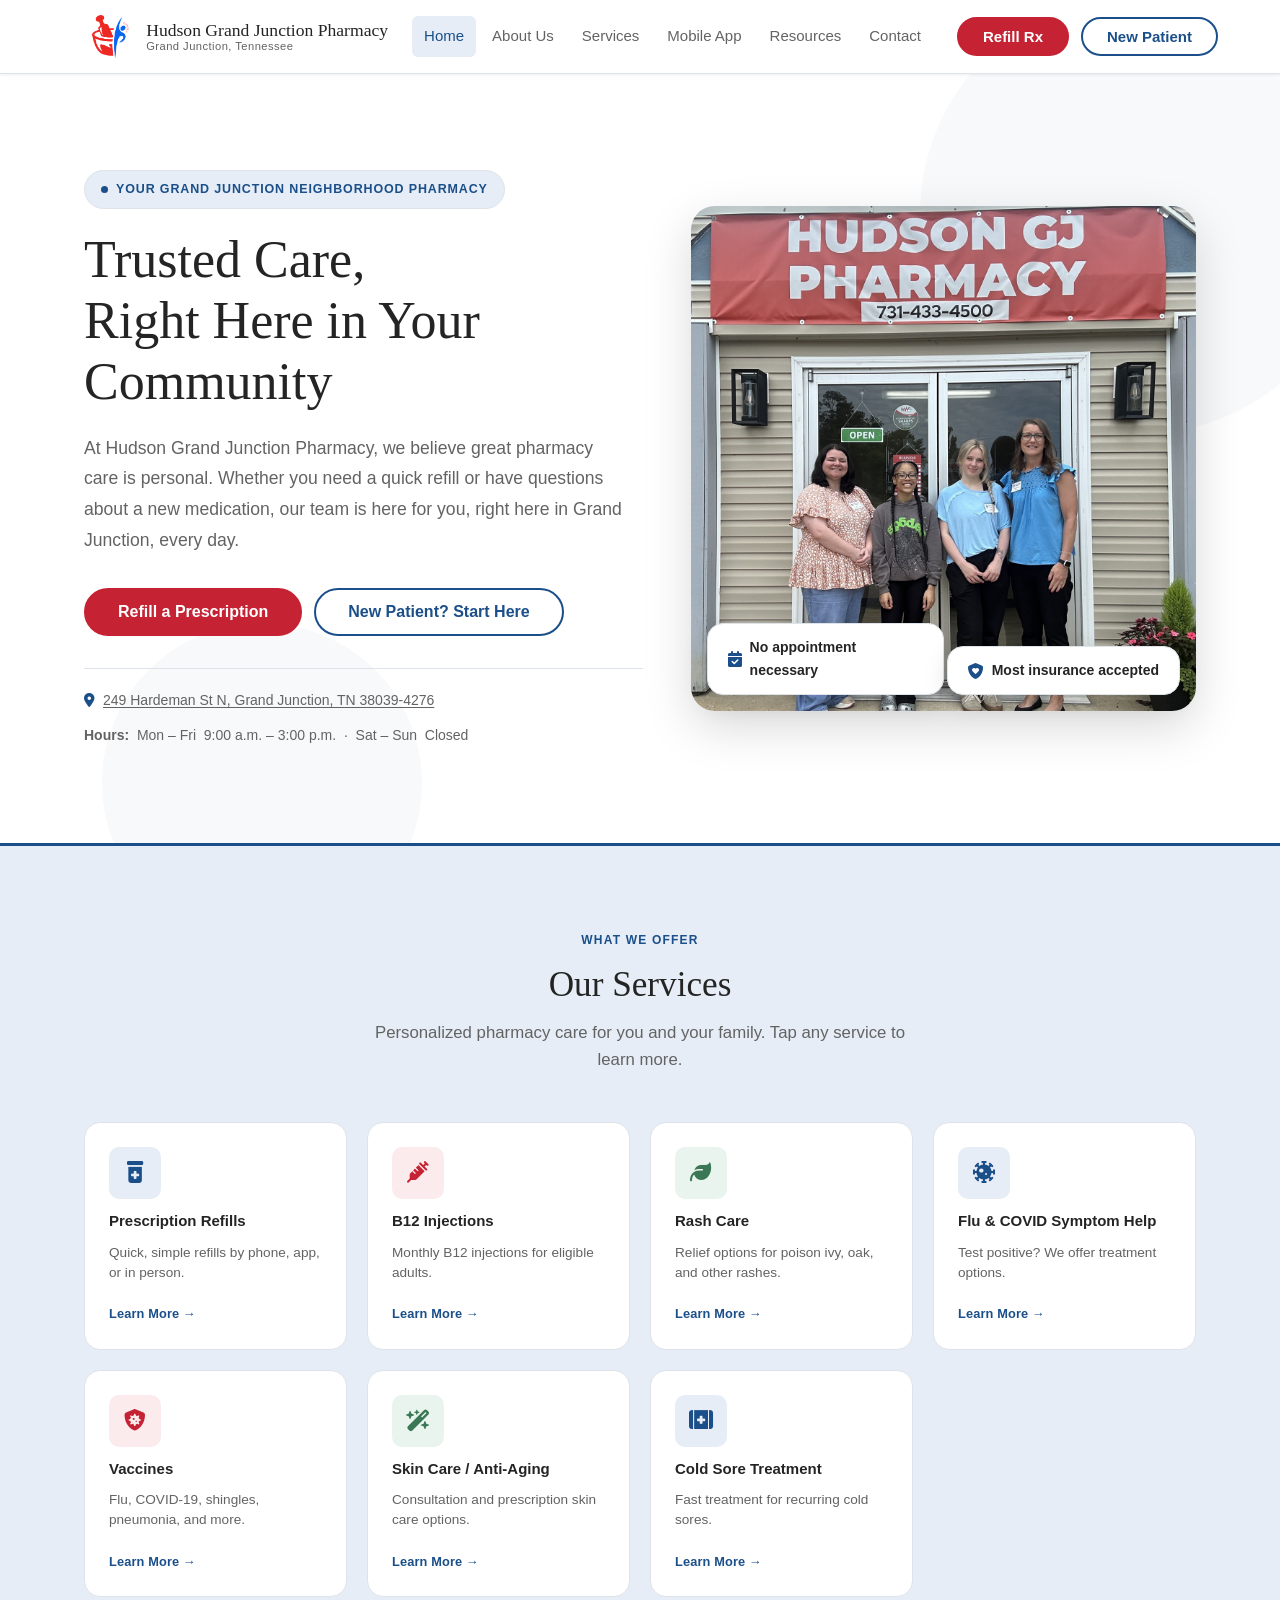
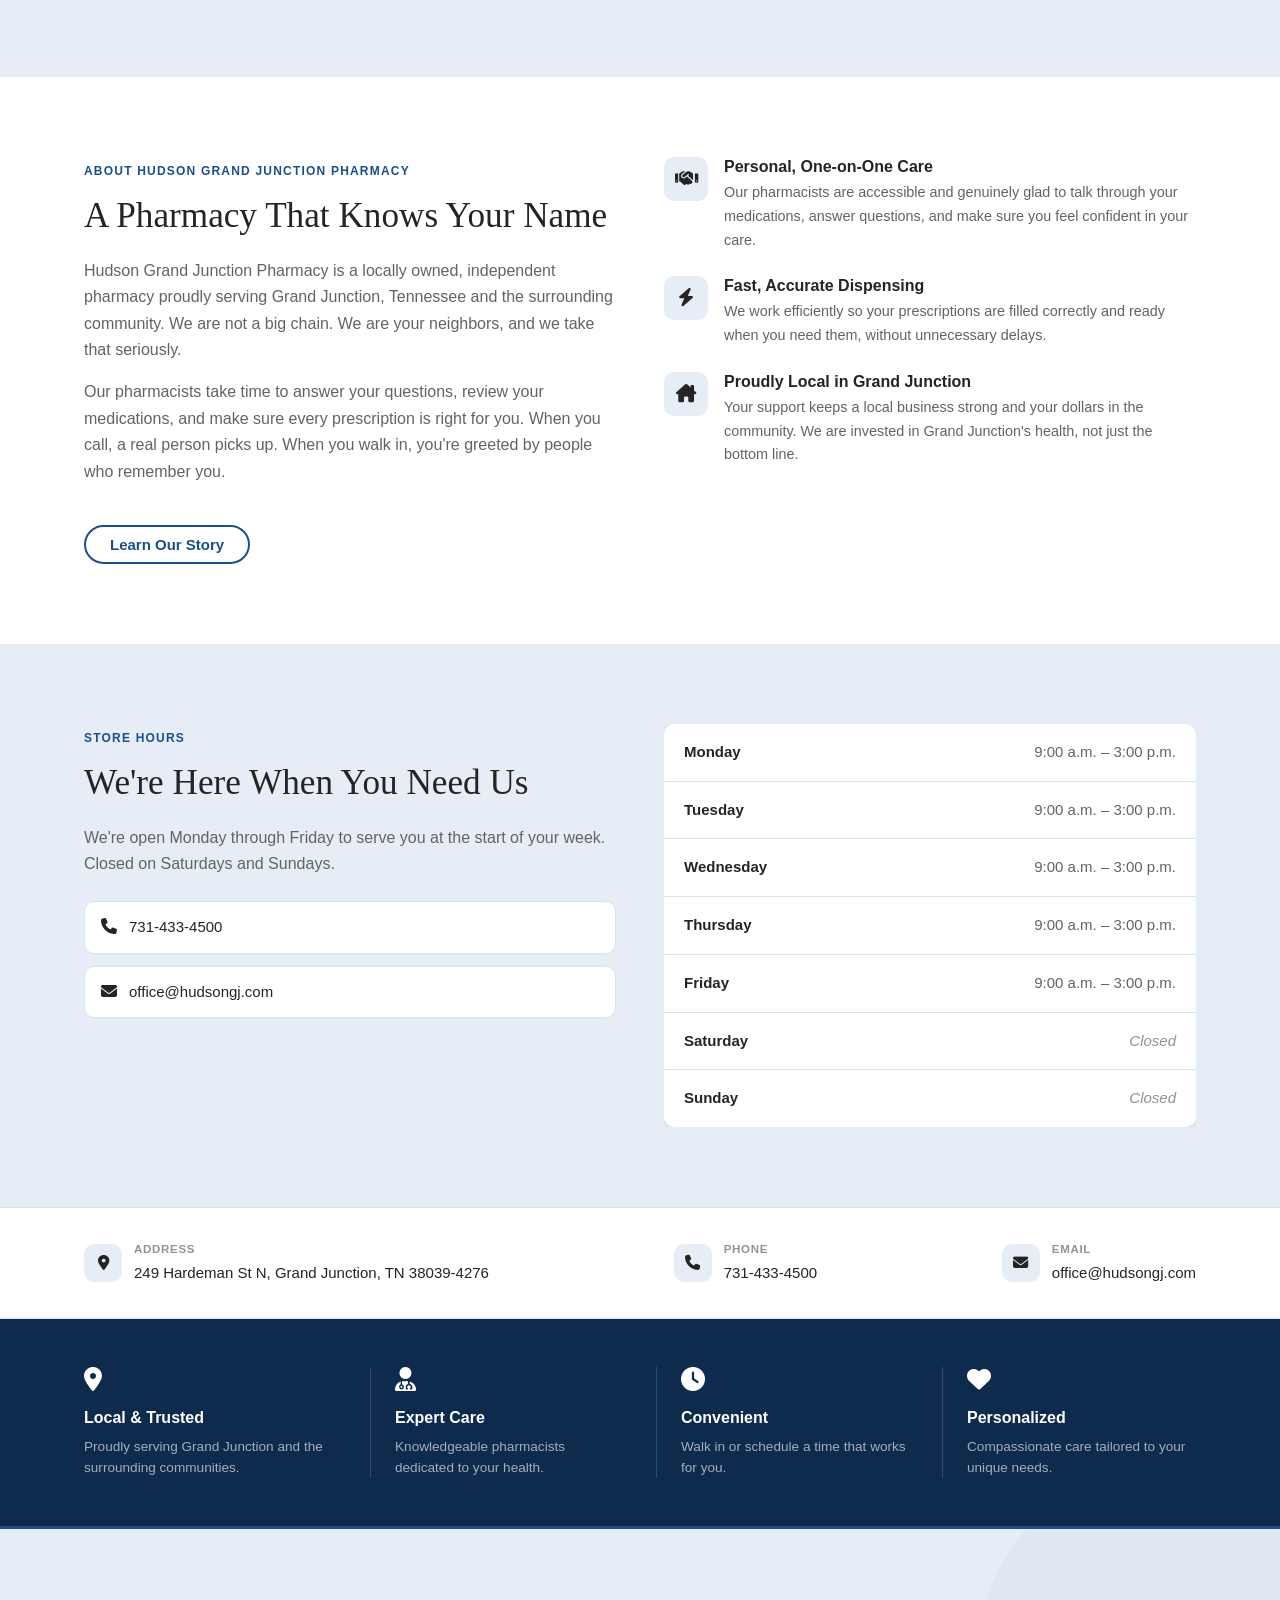
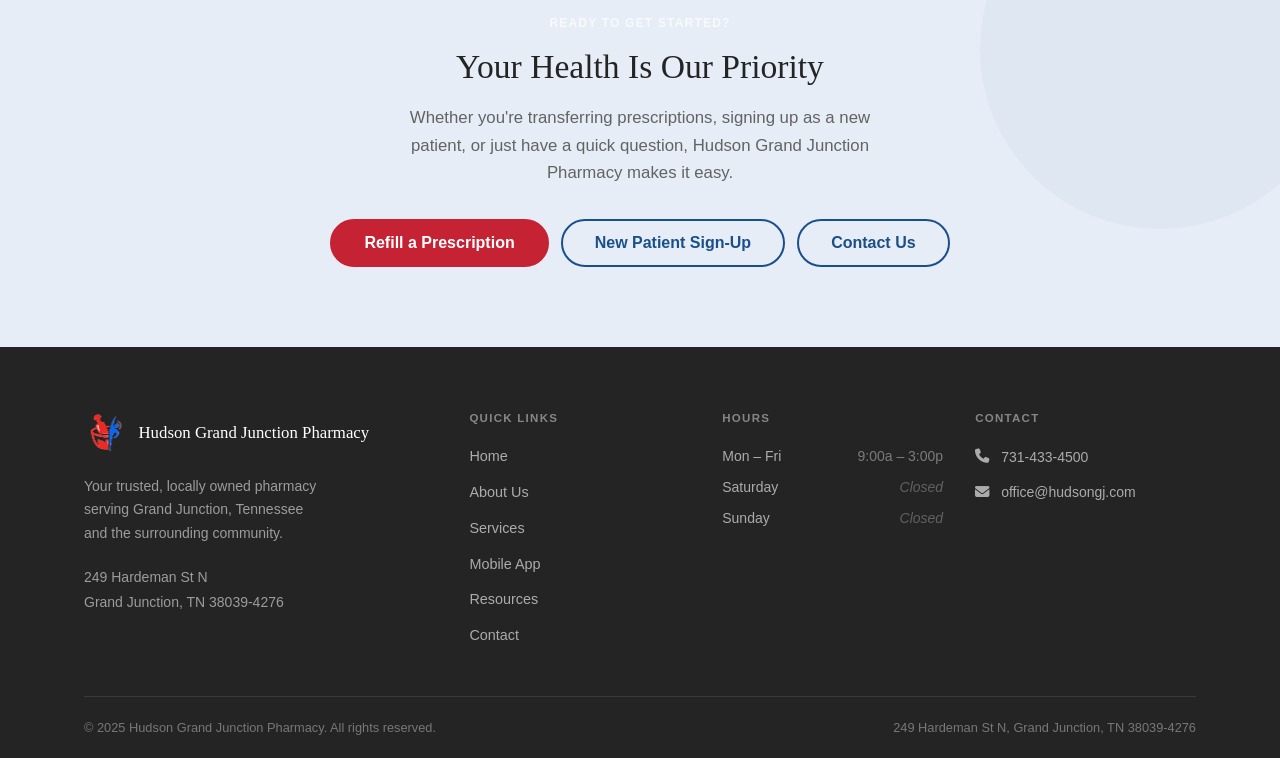
<file: index.html>
<!DOCTYPE html>
<html lang="en">
<head>
  <meta charset="UTF-8" />
  <meta name="viewport" content="width=device-width, initial-scale=1.0" />
  <meta name="description" content="Hudson Grand Junction Pharmacy is your trusted, locally owned pharmacy in Grand Junction, Tennessee. Prescription refills, medication counseling, immunizations, and more, from a team that knows you by name." />
  <title>Hudson Grand Junction Pharmacy | Grand Junction, TN</title>
  <link rel="stylesheet" href="styles.css" />
  <link rel="stylesheet" href="https://cdnjs.cloudflare.com/ajax/libs/font-awesome/6.5.1/css/all.min.css" />
</head>
<body>

  <!-- ============================================================
       ANNOUNCEMENT BAR (DISABLED 2026-09-23: TennCare Diaper Benefit
       program not yet enrolled. Delete this comment wrapper, and the
       matching END marker below, to re-enable once signed up.
  <div class="announcement-bar">
    <a href="resources.html#tenncare-diaper-benefit" class="announcement-bar-inner container">
      <i class="fa-solid fa-baby" aria-hidden="true"></i>
      <span><strong>New:</strong> TennCare Diaper Benefit now available in-store. Learn more</span>
      <i class="fa-solid fa-arrow-right" aria-hidden="true"></i>
    </a>
  </div>
  END ANNOUNCEMENT BAR -->


  <!-- ============================================================
       SITE HEADER - repeated on every page
       ============================================================ -->
  <header class="site-header">
    <div class="container header-inner">

      <a href="index.html" class="logo" aria-label="Hudson Grand Junction Pharmacy Home">
        <img src="assets/pharmacy-logo.png" alt="" class="logo-mark" />
        <div class="logo-text">
          <span class="logo-name">Hudson Grand Junction Pharmacy</span>
          <span class="logo-tagline">Grand Junction, Tennessee</span>
        </div>
      </a>

      <nav class="main-nav" id="main-nav" aria-label="Main navigation">
        <ul class="nav-list">
          <li><a href="index.html">Home</a></li>
          <li><a href="about.html">About Us</a></li>
          <li><a href="services.html">Services</a></li>
          <li><a href="mobile-app.html">Mobile App</a></li>
          <li><a href="resources.html">Resources</a></li>
          <li><a href="contact.html">Contact</a></li>
        </ul>
        <!-- These buttons are visible only in the mobile nav panel -->
        <div class="nav-mobile-actions">
          <a href="https://hudsongrandjunction.rx365.com/medications" class="btn btn-accent btn-lg" target="_blank" rel="noopener">Refill a Prescription</a>
          <a href="contact.html#new-patient-request" class="btn btn-outline btn-lg">New Patient Sign-Up</a>
        </div>
      </nav>

      <!-- Desktop action buttons -->
      <div class="header-actions">
        <a href="https://hudsongrandjunction.rx365.com/medications" class="btn btn-accent" target="_blank" rel="noopener">Refill Rx</a>
        <a href="contact.html#new-patient-request" class="btn btn-outline">New Patient</a>
      </div>

      <button
        class="mobile-menu-toggle"
        id="mobile-menu-toggle"
        aria-controls="main-nav"
        aria-expanded="false"
        aria-label="Toggle navigation menu"
      >
        <span></span>
        <span></span>
        <span></span>
      </button>

    </div>
  </header>
  <!-- ============================================================
       END SITE HEADER
       ============================================================ -->


  <main>

    <!-- ────────────────────────────────────────────────────────
         HERO
         ──────────────────────────────────────────────────────── -->
    <section class="hero" aria-labelledby="hero-heading">
      <div class="container">
        <div class="hero-grid">

          <div class="hero-content">

            <div class="hero-badge" aria-hidden="true">
              <span class="hero-badge-dot"></span>
              Your Grand Junction Neighborhood Pharmacy
            </div>

            <h1 id="hero-heading">
              Trusted Care,<br>
              Right Here in Your Community
            </h1>

            <p class="hero-sub">
              At Hudson Grand Junction Pharmacy, we believe great pharmacy care is personal.
              Whether you need a quick refill or have questions about a new
              medication, our team is here for you, right here in Grand Junction,
              every day.
            </p>

            <div class="hero-actions">
              <a href="https://hudsongrandjunction.rx365.com/medications" class="btn btn-accent btn-lg" target="_blank" rel="noopener">Refill a Prescription</a>
              <a href="contact.html#new-patient-request" class="btn btn-outline btn-lg">New Patient? Start Here</a>
            </div>

            <div class="hero-note">
              <p class="hero-note-address">
                <i class="fa-solid fa-location-dot" aria-hidden="true"></i>
                <a href="https://www.google.com/maps/search/?api=1&query=249+Hardeman+St+N%2C+Grand+Junction%2C+TN+38039" target="_blank" rel="noopener">
                  249 Hardeman St N, Grand Junction, TN 38039-4276
                </a>
              </p>
              <p class="hero-note-hours">
                <strong>Hours:</strong>&nbsp;
                Mon – Fri &nbsp;9:00 a.m. – 3:00 p.m.
                &nbsp;·&nbsp;
                Sat – Sun &nbsp;Closed
              </p>
            </div>

          </div>

          <div class="hero-media">
            <img
              src="assets/img/storefront-hero.jpg"
              alt="The Hudson Grand Junction Pharmacy team in front of the store"
              class="hero-photo"
              width="1400" height="1400"
            />
            <div class="hero-chip hero-chip--1">
              <i class="fa-solid fa-calendar-check" aria-hidden="true"></i>
              No appointment necessary
            </div>
            <div class="hero-chip hero-chip--2">
              <i class="fa-solid fa-shield-heart" aria-hidden="true"></i>
              Most insurance accepted
            </div>
          </div>

        </div>
      </div>
    </section>
    <!-- END HERO -->


    <!-- ────────────────────────────────────────────────────────
         TENNCARE DIAPER BENEFIT CALLOUT (DISABLED 2026-09-23: not yet
         enrolled. Delete this comment wrapper, and the matching END
         marker below, to re-enable once signed up.
    <section class="benefit-callout" aria-labelledby="benefit-callout-heading">
      <div class="container benefit-callout-inner">

        <div class="benefit-callout-icon" aria-hidden="true"><i class="fa-solid fa-baby"></i></div>

        <div class="benefit-callout-body">
          <span class="section-label section-label--green">New TennCare Benefit</span>
          <h2 id="benefit-callout-heading">Get Diapers Here with Your TennCare Card</h2>
          <p>
            If your child is enrolled in TennCare or CoverKids and under age two, they may
            qualify for up to 100 free diapers a month, picked up right at our pharmacy
            counter. No prescription needed, just bring your child's TennCare card
            (or your own if theirs hasn't arrived yet).
          </p>
          <div class="benefit-callout-actions">
            <a
              href="https://www.tn.gov/tenncare/members-applicants/benefits-services/diapers.html"
              class="btn btn-green"
              target="_blank"
              rel="noopener"
            >
              TennCare Benefit Services
            </a>
            <a href="resources.html#tenncare-diaper-benefit" class="btn btn-outline">
              See Full Details
            </a>
          </div>
          <p class="benefit-callout-note">
            Questions? Call OptumRx at <a href="tel:8888161680">888-816-1680</a>.
          </p>
        </div>

      </div>
    </section>
    END TENNCARE DIAPER BENEFIT CALLOUT -->


    <!-- ────────────────────────────────────────────────────────
         OUR SERVICES GRID
         ──────────────────────────────────────────────────────── -->
    <section class="section section--alt" aria-labelledby="services-grid-heading">
      <div class="container">
        <div class="section-header section-header--center">
          <span class="section-label">What We Offer</span>
          <h2 id="services-grid-heading">Our Services</h2>
          <p>Personalized pharmacy care for you and your family. Tap any service to learn more.</p>
        </div>

        <div class="service-grid">

          <a href="services.html#svc-refills" class="service-square">
            <div class="service-square-icon" aria-hidden="true"><i class="fa-solid fa-prescription-bottle-medical"></i></div>
            <h3>Prescription Refills</h3>
            <p>Quick, simple refills by phone, app, or in person.</p>
            <span class="service-square-link" aria-hidden="true">Learn More →</span>
          </a>

          <a href="services.html#svc-b12" class="service-square">
            <div class="service-square-icon service-square-icon--accent" aria-hidden="true"><i class="fa-solid fa-syringe"></i></div>
            <h3>B12 Injections</h3>
            <p>Monthly B12 injections for eligible adults.</p>
            <span class="service-square-link" aria-hidden="true">Learn More →</span>
          </a>

          <a href="services.html#svc-rash" class="service-square">
            <div class="service-square-icon service-square-icon--green" aria-hidden="true"><i class="fa-solid fa-leaf"></i></div>
            <h3>Rash Care</h3>
            <p>Relief options for poison ivy, oak, and other rashes.</p>
            <span class="service-square-link" aria-hidden="true">Learn More →</span>
          </a>

          <a href="services.html#svc-flu-covid" class="service-square">
            <div class="service-square-icon" aria-hidden="true"><i class="fa-solid fa-virus-covid"></i></div>
            <h3>Flu &amp; COVID Symptom Help</h3>
            <p>Test positive? We offer treatment options.</p>
            <span class="service-square-link" aria-hidden="true">Learn More →</span>
          </a>

          <a href="services.html#svc-vaccines" class="service-square">
            <div class="service-square-icon service-square-icon--accent" aria-hidden="true"><i class="fa-solid fa-shield-virus"></i></div>
            <h3>Vaccines</h3>
            <p>Flu, COVID-19, shingles, pneumonia, and more.</p>
            <span class="service-square-link" aria-hidden="true">Learn More →</span>
          </a>

          <a href="services.html#svc-skin" class="service-square">
            <div class="service-square-icon service-square-icon--green" aria-hidden="true"><i class="fa-solid fa-wand-magic-sparkles"></i></div>
            <h3>Skin Care / Anti-Aging</h3>
            <p>Consultation and prescription skin care options.</p>
            <span class="service-square-link" aria-hidden="true">Learn More →</span>
          </a>

          <a href="services.html#svc-cold-sore" class="service-square">
            <div class="service-square-icon" aria-hidden="true"><i class="fa-solid fa-kit-medical"></i></div>
            <h3>Cold Sore Treatment</h3>
            <p>Fast treatment for recurring cold sores.</p>
            <span class="service-square-link" aria-hidden="true">Learn More →</span>
          </a>

        </div>
      </div>
    </section>
    <!-- END OUR SERVICES GRID -->


    <!-- ────────────────────────────────────────────────────────
         WELCOME / TRUST SECTION
         ──────────────────────────────────────────────────────── -->
    <section class="section section--white" aria-labelledby="welcome-heading">
      <div class="container">
        <div class="welcome-grid">

          <div class="welcome-text">
            <span class="section-label">About Hudson Grand Junction Pharmacy</span>
            <h2 id="welcome-heading">A Pharmacy That Knows Your Name</h2>
            <p>
              Hudson Grand Junction Pharmacy is a locally owned, independent pharmacy proudly serving
              Grand Junction, Tennessee and the surrounding community. We are not a big chain.
              We are your neighbors, and we take that seriously.
            </p>
            <p>
              Our pharmacists take time to answer your questions, review your medications,
              and make sure every prescription is right for you. When you call, a real person
              picks up. When you walk in, you're greeted by people who remember you.
            </p>
            <a href="about.html" class="btn btn-outline mt-6">Learn Our Story</a>
          </div>

          <div class="trust-points">

            <div class="trust-point">
              <div class="trust-point-icon" aria-hidden="true"><i class="fa-solid fa-handshake"></i></div>
              <div class="trust-point-body">
                <h4>Personal, One-on-One Care</h4>
                <p>Our pharmacists are accessible and genuinely glad to talk through your medications, answer questions, and make sure you feel confident in your care.</p>
              </div>
            </div>

            <div class="trust-point">
              <div class="trust-point-icon" aria-hidden="true"><i class="fa-solid fa-bolt"></i></div>
              <div class="trust-point-body">
                <h4>Fast, Accurate Dispensing</h4>
                <p>We work efficiently so your prescriptions are filled correctly and ready when you need them, without unnecessary delays.</p>
              </div>
            </div>

            <div class="trust-point">
              <div class="trust-point-icon" aria-hidden="true"><i class="fa-solid fa-house-chimney"></i></div>
              <div class="trust-point-body">
                <h4>Proudly Local in Grand Junction</h4>
                <p>Your support keeps a local business strong and your dollars in the community. We are invested in Grand Junction's health, not just the bottom line.</p>
              </div>
            </div>

          </div>

        </div>
      </div>
    </section>
    <!-- END WELCOME / TRUST SECTION -->


    <!-- ────────────────────────────────────────────────────────
         HOURS SECTION
         ──────────────────────────────────────────────────────── -->
    <section class="section section--alt" aria-labelledby="hours-heading">
      <div class="container">
        <div class="hours-grid">

          <div class="hours-info">
            <span class="section-label">Store Hours</span>
            <h2 id="hours-heading">We're Here When You Need Us</h2>
            <p>
              We're open Monday through Friday to serve you at the start of your week.
              Closed on Saturdays and Sundays.
            </p>
            <div class="hours-contact-links">
              <a href="tel:7314334500" class="hours-contact-link">
                <span aria-hidden="true"><i class="fa-solid fa-phone"></i></span>
                731-433-4500
              </a>
              <a href="mailto:office@hudsongj.com" class="hours-contact-link">
                <span aria-hidden="true"><i class="fa-solid fa-envelope"></i></span>
                office@hudsongj.com
              </a>
            </div>
          </div>

          <div class="hours-table-wrap">
            <table class="hours-table" aria-label="Pharmacy hours of operation">
              <tbody>
                <tr>
                  <td>Monday</td>
                  <td>9:00 a.m. – 3:00 p.m.</td>
                </tr>
                <tr>
                  <td>Tuesday</td>
                  <td>9:00 a.m. – 3:00 p.m.</td>
                </tr>
                <tr>
                  <td>Wednesday</td>
                  <td>9:00 a.m. – 3:00 p.m.</td>
                </tr>
                <tr>
                  <td>Thursday</td>
                  <td>9:00 a.m. – 3:00 p.m.</td>
                </tr>
                <tr>
                  <td>Friday</td>
                  <td>9:00 a.m. – 3:00 p.m.</td>
                </tr>
                <tr>
                  <td>Saturday</td>
                  <td class="hours-closed">Closed</td>
                </tr>
                <tr>
                  <td>Sunday</td>
                  <td class="hours-closed">Closed</td>
                </tr>
              </tbody>
            </table>
          </div>

        </div>
      </div>
    </section>
    <!-- END HOURS SECTION -->


    <!-- ────────────────────────────────────────────────────────
         CONTACT STRIP
         ──────────────────────────────────────────────────────── -->
    <div class="contact-strip" aria-label="Contact information summary">
      <div class="container">
        <div class="contact-strip-inner">

          <div class="contact-strip-item">
            <div class="contact-strip-icon" aria-hidden="true"><i class="fa-solid fa-location-dot"></i></div>
            <div>
              <strong>Address</strong>
              <span>249 Hardeman St N, Grand Junction, TN 38039-4276</span>
            </div>
          </div>

          <div class="contact-strip-item">
            <div class="contact-strip-icon" aria-hidden="true"><i class="fa-solid fa-phone"></i></div>
            <div>
              <strong>Phone</strong>
              <a href="tel:7314334500">731-433-4500</a>
            </div>
          </div>

          <div class="contact-strip-item">
            <div class="contact-strip-icon" aria-hidden="true"><i class="fa-solid fa-envelope"></i></div>
            <div>
              <strong>Email</strong>
              <a href="mailto:office@hudsongj.com">office@hudsongj.com</a>
            </div>
          </div>

        </div>
      </div>
    </div>
    <!-- END CONTACT STRIP -->


    <!-- ────────────────────────────────────────────────────────
         FEATURE STRIP
         ──────────────────────────────────────────────────────── -->
    <section class="feature-strip" aria-label="Why choose Hudson Grand Junction Pharmacy">
      <div class="container">
        <div class="feature-strip-grid">

          <div class="feature-strip-item">
            <div class="feature-strip-icon" aria-hidden="true"><i class="fa-solid fa-location-dot"></i></div>
            <h4>Local &amp; Trusted</h4>
            <p>Proudly serving Grand Junction and the surrounding communities.</p>
          </div>

          <div class="feature-strip-item">
            <div class="feature-strip-icon" aria-hidden="true"><i class="fa-solid fa-user-doctor"></i></div>
            <h4>Expert Care</h4>
            <p>Knowledgeable pharmacists dedicated to your health.</p>
          </div>

          <div class="feature-strip-item">
            <div class="feature-strip-icon" aria-hidden="true"><i class="fa-solid fa-clock"></i></div>
            <h4>Convenient</h4>
            <p>Walk in or schedule a time that works for you.</p>
          </div>

          <div class="feature-strip-item">
            <div class="feature-strip-icon" aria-hidden="true"><i class="fa-solid fa-heart"></i></div>
            <h4>Personalized</h4>
            <p>Compassionate care tailored to your unique needs.</p>
          </div>

        </div>
      </div>
    </section>
    <!-- END FEATURE STRIP -->


    <!-- ────────────────────────────────────────────────────────
         CTA STRIP
         ──────────────────────────────────────────────────────── -->
    <section class="cta-strip" aria-labelledby="cta-heading">
      <div class="container">
        <span class="section-label section-label--light">Ready to Get Started?</span>
        <h2 id="cta-heading">Your Health Is Our Priority</h2>
        <p>
          Whether you're transferring prescriptions, signing up as a new patient, or just
          have a quick question, Hudson Grand Junction Pharmacy makes it easy.
        </p>
        <div class="btn-group">
          <a href="https://hudsongrandjunction.rx365.com/medications" class="btn btn-accent btn-lg" target="_blank" rel="noopener">Refill a Prescription</a>
          <a href="contact.html#new-patient-request" class="btn btn-outline btn-lg">New Patient Sign-Up</a>
          <a href="contact.html" class="btn btn-outline btn-lg">Contact Us</a>
        </div>
      </div>
    </section>
    <!-- END CTA STRIP -->

  </main>


  <!-- ============================================================
       SITE FOOTER - repeated on every page
       ============================================================ -->
  <footer class="site-footer" aria-label="Site footer">
    <div class="container">
      <div class="footer-grid">

        <div class="footer-col">
          <a href="index.html" class="footer-logo" aria-label="Hudson Grand Junction Pharmacy Home">
            <img src="assets/pharmacy-logo.png" alt="" class="footer-logo-mark" />
            <span class="footer-logo-name">Hudson Grand Junction Pharmacy</span>
          </a>
          <p class="footer-tagline">
            Your trusted, locally owned pharmacy serving Grand Junction, Tennessee
            and the surrounding community.
          </p>
          <address class="footer-address">
            249 Hardeman St N<br>
            Grand Junction, TN 38039-4276
          </address>
        </div>

        <div class="footer-col">
          <h4>Quick Links</h4>
          <nav class="footer-links" aria-label="Footer navigation">
            <a href="index.html">Home</a>
            <a href="about.html">About Us</a>
            <a href="services.html">Services</a>
            <a href="mobile-app.html">Mobile App</a>
            <a href="resources.html">Resources</a>
            <a href="contact.html">Contact</a>
          </nav>
        </div>

        <div class="footer-col">
          <h4>Hours</h4>
          <div class="footer-hours">
            <div class="footer-hours-row">
              <span>Mon – Fri</span>
              <span>9:00a – 3:00p</span>
            </div>
            <div class="footer-hours-row">
              <span>Saturday</span>
              <span class="closed">Closed</span>
            </div>
            <div class="footer-hours-row">
              <span>Sunday</span>
              <span class="closed">Closed</span>
            </div>
          </div>
        </div>

        <div class="footer-col">
          <h4>Contact</h4>
          <div class="footer-contact-links">
            <a href="tel:7314334500" class="footer-contact-link">
              <span aria-hidden="true"><i class="fa-solid fa-phone"></i></span> 731-433-4500
            </a>
            <a href="mailto:office@hudsongj.com" class="footer-contact-link">
              <span aria-hidden="true"><i class="fa-solid fa-envelope"></i></span> office@hudsongj.com
            </a>
          </div>
        </div>

      </div>

      <div class="footer-bottom">
        <span>&copy; 2025 Hudson Grand Junction Pharmacy. All rights reserved.</span>
        <span>249 Hardeman St N, Grand Junction, TN 38039-4276</span>
      </div>
    </div>
  </footer>
  <!-- ============================================================
       END SITE FOOTER
       ============================================================ -->


  <script src="script.js"></script>
</body>
</html>
</file>
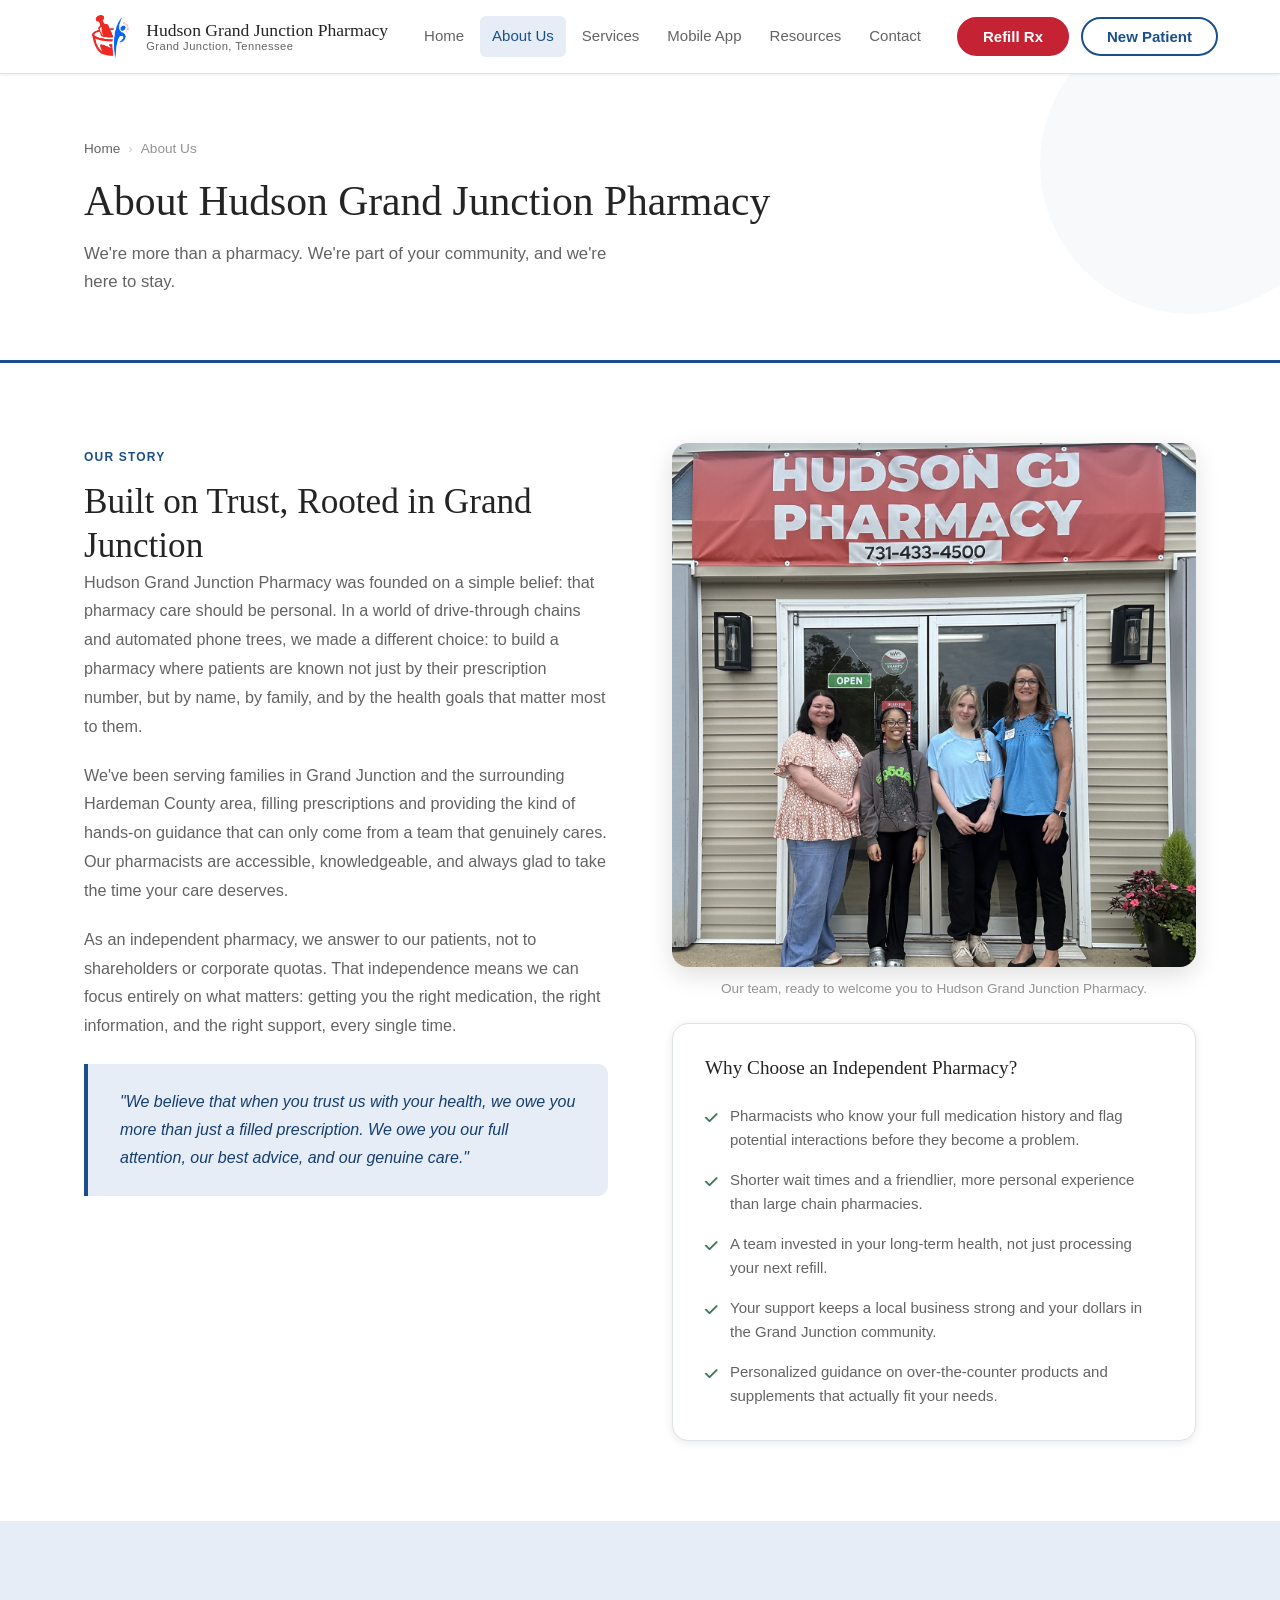
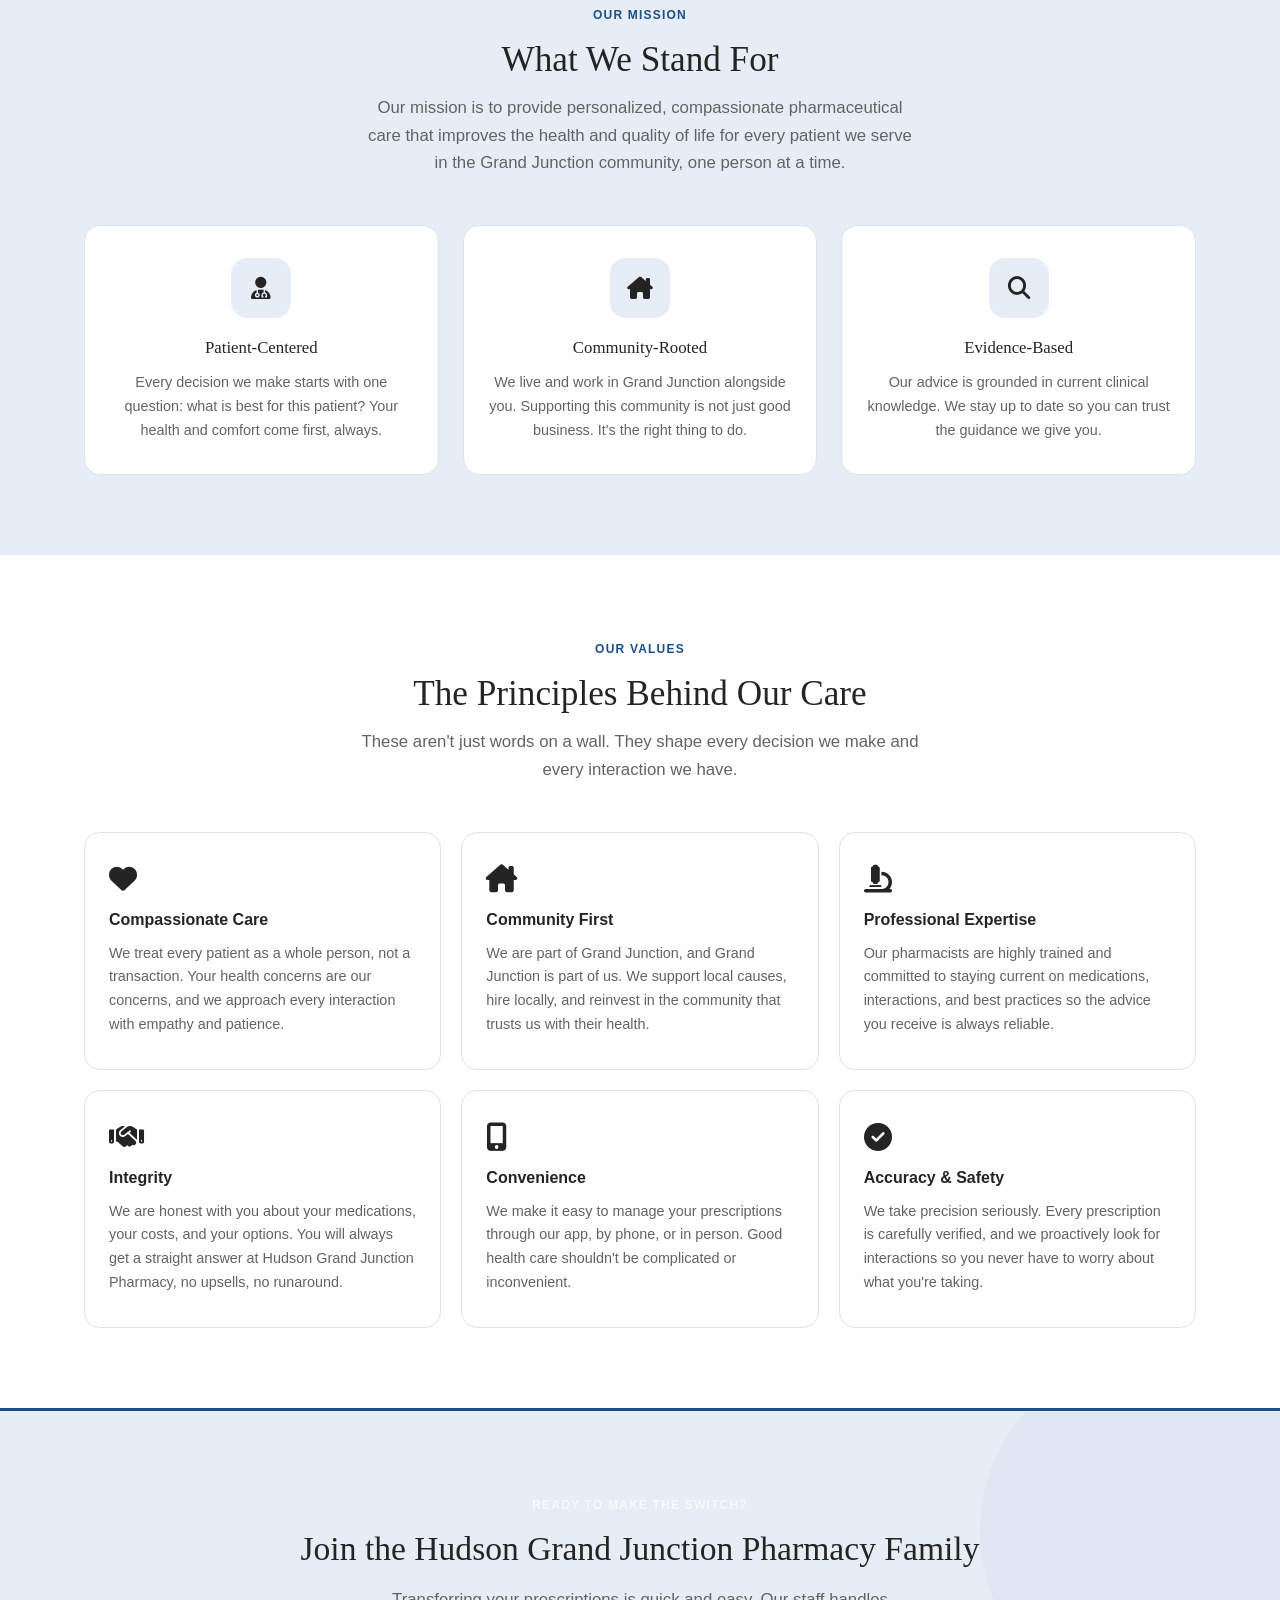
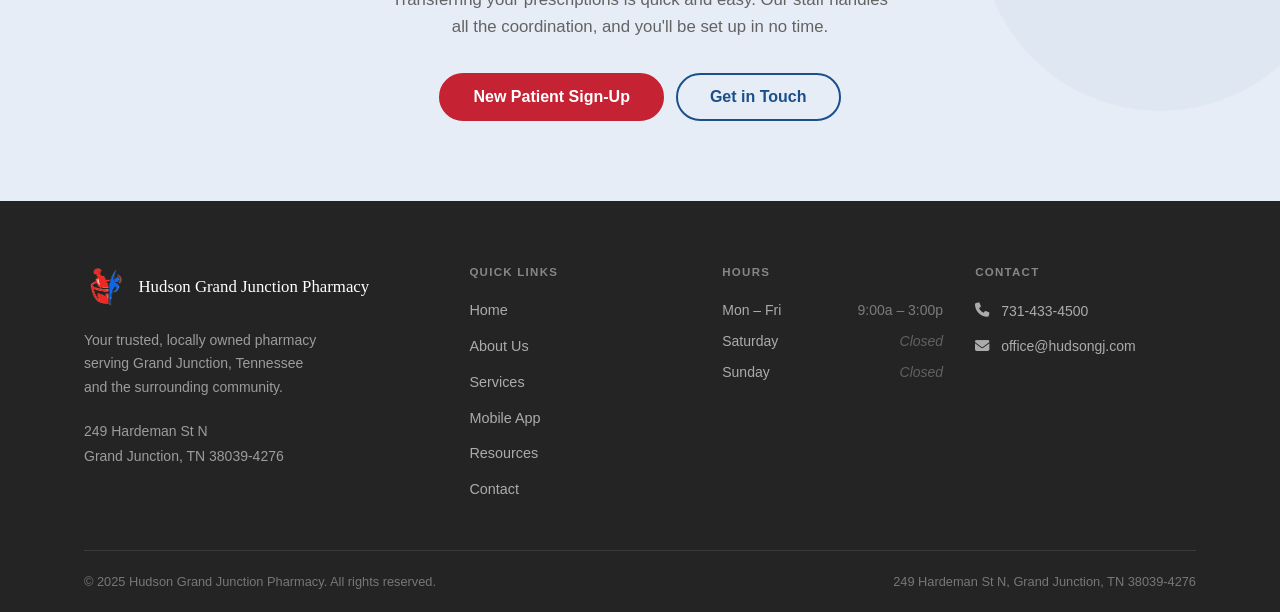
<file: about.html>
<!DOCTYPE html>
<html lang="en">
<head>
  <meta charset="UTF-8" />
  <meta name="viewport" content="width=device-width, initial-scale=1.0" />
  <meta name="description" content="Learn about Hudson Grand Junction Pharmacy, a locally owned, community-focused pharmacy in Grand Junction, Tennessee. Our story, mission, and core values." />
  <title>About Us | Hudson Grand Junction Pharmacy</title>
  <link rel="stylesheet" href="styles.css" />
  <link rel="stylesheet" href="https://cdnjs.cloudflare.com/ajax/libs/font-awesome/6.5.1/css/all.min.css" />
</head>
<body>

  <!-- ============================================================
       SITE HEADER
       ============================================================ -->
  <header class="site-header">
    <div class="container header-inner">

      <a href="index.html" class="logo" aria-label="Hudson Grand Junction Pharmacy Home">
        <img src="assets/pharmacy-logo.png" alt="" class="logo-mark" />
        <div class="logo-text">
          <span class="logo-name">Hudson Grand Junction Pharmacy</span>
          <span class="logo-tagline">Grand Junction, Tennessee</span>
        </div>
      </a>

      <nav class="main-nav" id="main-nav" aria-label="Main navigation">
        <ul class="nav-list">
          <li><a href="index.html">Home</a></li>
          <li><a href="about.html">About Us</a></li>
          <li><a href="services.html">Services</a></li>
          <li><a href="mobile-app.html">Mobile App</a></li>
          <li><a href="resources.html">Resources</a></li>
          <li><a href="contact.html">Contact</a></li>
        </ul>
        <div class="nav-mobile-actions">
          <a href="https://hudsongrandjunction.rx365.com/medications" class="btn btn-accent btn-lg" target="_blank" rel="noopener">Refill a Prescription</a>
          <a href="contact.html#new-patient-request" class="btn btn-outline btn-lg">New Patient Sign-Up</a>
        </div>
      </nav>

      <div class="header-actions">
        <a href="https://hudsongrandjunction.rx365.com/medications" class="btn btn-accent" target="_blank" rel="noopener">Refill Rx</a>
        <a href="contact.html#new-patient-request" class="btn btn-outline">New Patient</a>
      </div>

      <button
        class="mobile-menu-toggle"
        id="mobile-menu-toggle"
        aria-controls="main-nav"
        aria-expanded="false"
        aria-label="Toggle navigation menu"
      >
        <span></span>
        <span></span>
        <span></span>
      </button>

    </div>
  </header>
  <!-- END SITE HEADER -->


  <main>

    <!-- ────────────────────────────────────────────────────────
         PAGE HERO
         ──────────────────────────────────────────────────────── -->
    <section class="page-hero" aria-labelledby="page-title">
      <div class="container page-hero-inner">
        <nav class="breadcrumb" aria-label="Breadcrumb">
          <a href="index.html">Home</a>
          <span class="breadcrumb-sep" aria-hidden="true">›</span>
          <span aria-current="page">About Us</span>
        </nav>
        <h1 id="page-title">About Hudson Grand Junction Pharmacy</h1>
        <p>We're more than a pharmacy. We're part of your community, and we're here to stay.</p>
      </div>
    </section>
    <!-- END PAGE HERO -->


    <!-- ────────────────────────────────────────────────────────
         OUR STORY
         ──────────────────────────────────────────────────────── -->
    <section class="section section--white" aria-labelledby="story-heading">
      <div class="container">
        <div class="story-grid">

          <div class="prose">
            <span class="section-label">Our Story</span>
            <h2 id="story-heading">Built on Trust, Rooted in Grand Junction</h2>
            <p>
              Hudson Grand Junction Pharmacy was founded on a simple belief: that pharmacy care should be
              personal. In a world of drive-through chains and automated phone trees, we made
              a different choice: to build a pharmacy where patients are known not just by their
              prescription number, but by name, by family, and by the health goals that matter most
              to them.
            </p>
            <p>
              We've been serving families in Grand Junction and the surrounding Hardeman County area,
              filling prescriptions and providing the kind of hands-on guidance that can only come
              from a team that genuinely cares. Our pharmacists are accessible, knowledgeable, and
              always glad to take the time your care deserves.
            </p>
            <p>
              As an independent pharmacy, we answer to our patients, not to shareholders or
              corporate quotas. That independence means we can focus entirely on what matters:
              getting you the right medication, the right information, and the right support,
              every single time.
            </p>

            <div class="story-callout">
              <p>
                "We believe that when you trust us with your health, we owe you more than just
                a filled prescription. We owe you our full attention, our best advice, and our
                genuine care."
              </p>
            </div>
          </div>

          <div>
            <figure class="about-photo">
              <img
                src="assets/img/storefront-team.jpg"
                alt="The Hudson Grand Junction Pharmacy team in front of the store"
                width="1400" height="1400" loading="lazy"
              />
              <figcaption>Our team, ready to welcome you to Hudson Grand Junction Pharmacy.</figcaption>
            </figure>
            <div class="story-aside">
              <h3>Why Choose an Independent Pharmacy?</h3>
              <ul class="aside-list">
                <li class="aside-list-item">Pharmacists who know your full medication history and flag potential interactions before they become a problem.</li>
                <li class="aside-list-item">Shorter wait times and a friendlier, more personal experience than large chain pharmacies.</li>
                <li class="aside-list-item">A team invested in your long-term health, not just processing your next refill.</li>
                <li class="aside-list-item">Your support keeps a local business strong and your dollars in the Grand Junction community.</li>
                <li class="aside-list-item">Personalized guidance on over-the-counter products and supplements that actually fit your needs.</li>
              </ul>
            </div>
          </div>

        </div>
      </div>
    </section>
    <!-- END OUR STORY -->


    <!-- ────────────────────────────────────────────────────────
         MISSION
         ──────────────────────────────────────────────────────── -->
    <section class="section section--alt" aria-labelledby="mission-heading">
      <div class="container">
        <div class="section-header section-header--center">
          <span class="section-label">Our Mission</span>
          <h2 id="mission-heading">What We Stand For</h2>
          <p>
            Our mission is to provide personalized, compassionate pharmaceutical care
            that improves the health and quality of life for every patient we serve in
            the Grand Junction community, one person at a time.
          </p>
        </div>

        <div class="grid-3">

          <div class="feature-card">
            <div class="feature-card-icon" aria-hidden="true"><i class="fa-solid fa-user-doctor"></i></div>
            <h3>Patient-Centered</h3>
            <p>
              Every decision we make starts with one question: what is best for this
              patient? Your health and comfort come first, always.
            </p>
          </div>

          <div class="feature-card">
            <div class="feature-card-icon" aria-hidden="true"><i class="fa-solid fa-house-chimney"></i></div>
            <h3>Community-Rooted</h3>
            <p>
              We live and work in Grand Junction alongside you. Supporting this community
              is not just good business. It's the right thing to do.
            </p>
          </div>

          <div class="feature-card">
            <div class="feature-card-icon" aria-hidden="true"><i class="fa-solid fa-magnifying-glass"></i></div>
            <h3>Evidence-Based</h3>
            <p>
              Our advice is grounded in current clinical knowledge. We stay up to date
              so you can trust the guidance we give you.
            </p>
          </div>

        </div>
      </div>
    </section>
    <!-- END MISSION -->


    <!-- ────────────────────────────────────────────────────────
         VALUES
         ──────────────────────────────────────────────────────── -->
    <section class="section section--white" aria-labelledby="values-heading">
      <div class="container">
        <div class="section-header section-header--center">
          <span class="section-label">Our Values</span>
          <h2 id="values-heading">The Principles Behind Our Care</h2>
          <p>These aren't just words on a wall. They shape every decision we make and every interaction we have.</p>
        </div>

        <div class="value-cards">

          <div class="value-card">
            <span class="value-card-icon" aria-hidden="true"><i class="fa-solid fa-heart"></i></span>
            <h3>Compassionate Care</h3>
            <p>We treat every patient as a whole person, not a transaction. Your health concerns are our concerns, and we approach every interaction with empathy and patience.</p>
          </div>

          <div class="value-card">
            <span class="value-card-icon" aria-hidden="true"><i class="fa-solid fa-house-chimney"></i></span>
            <h3>Community First</h3>
            <p>We are part of Grand Junction, and Grand Junction is part of us. We support local causes, hire locally, and reinvest in the community that trusts us with their health.</p>
          </div>

          <div class="value-card">
            <span class="value-card-icon" aria-hidden="true"><i class="fa-solid fa-microscope"></i></span>
            <h3>Professional Expertise</h3>
            <p>Our pharmacists are highly trained and committed to staying current on medications, interactions, and best practices so the advice you receive is always reliable.</p>
          </div>

          <div class="value-card">
            <span class="value-card-icon" aria-hidden="true"><i class="fa-solid fa-handshake"></i></span>
            <h3>Integrity</h3>
            <p>We are honest with you about your medications, your costs, and your options. You will always get a straight answer at Hudson Grand Junction Pharmacy, no upsells, no runaround.</p>
          </div>

          <div class="value-card">
            <span class="value-card-icon" aria-hidden="true"><i class="fa-solid fa-mobile-screen-button"></i></span>
            <h3>Convenience</h3>
            <p>We make it easy to manage your prescriptions through our app, by phone, or in person. Good health care shouldn't be complicated or inconvenient.</p>
          </div>

          <div class="value-card">
            <span class="value-card-icon" aria-hidden="true"><i class="fa-solid fa-circle-check"></i></span>
            <h3>Accuracy & Safety</h3>
            <p>We take precision seriously. Every prescription is carefully verified, and we proactively look for interactions so you never have to worry about what you're taking.</p>
          </div>

        </div>
      </div>
    </section>
    <!-- END VALUES -->


    <!-- ────────────────────────────────────────────────────────
         CTA STRIP
         ──────────────────────────────────────────────────────── -->
    <section class="cta-strip" aria-labelledby="about-cta-heading">
      <div class="container">
        <span class="section-label section-label--light">Ready to Make the Switch?</span>
        <h2 id="about-cta-heading">Join the Hudson Grand Junction Pharmacy Family</h2>
        <p>
          Transferring your prescriptions is quick and easy. Our staff handles all the
          coordination, and you'll be set up in no time.
        </p>
        <div class="btn-group">
          <a href="contact.html#new-patient-request" class="btn btn-accent btn-lg">New Patient Sign-Up</a>
          <a href="contact.html" class="btn btn-outline btn-lg">Get in Touch</a>
        </div>
      </div>
    </section>
    <!-- END CTA STRIP -->

  </main>


  <!-- ============================================================
       SITE FOOTER
       ============================================================ -->
  <footer class="site-footer" aria-label="Site footer">
    <div class="container">
      <div class="footer-grid">

        <div class="footer-col">
          <a href="index.html" class="footer-logo" aria-label="Hudson Grand Junction Pharmacy Home">
            <img src="assets/pharmacy-logo.png" alt="" class="footer-logo-mark" />
            <span class="footer-logo-name">Hudson Grand Junction Pharmacy</span>
          </a>
          <p class="footer-tagline">
            Your trusted, locally owned pharmacy serving Grand Junction, Tennessee
            and the surrounding community.
          </p>
          <address class="footer-address">
            249 Hardeman St N<br>
            Grand Junction, TN 38039-4276
          </address>
        </div>

        <div class="footer-col">
          <h4>Quick Links</h4>
          <nav class="footer-links" aria-label="Footer navigation">
            <a href="index.html">Home</a>
            <a href="about.html">About Us</a>
            <a href="services.html">Services</a>
            <a href="mobile-app.html">Mobile App</a>
            <a href="resources.html">Resources</a>
            <a href="contact.html">Contact</a>
          </nav>
        </div>

        <div class="footer-col">
          <h4>Hours</h4>
          <div class="footer-hours">
            <div class="footer-hours-row">
              <span>Mon – Fri</span>
              <span>9:00a – 3:00p</span>
            </div>
            <div class="footer-hours-row">
              <span>Saturday</span>
              <span class="closed">Closed</span>
            </div>
            <div class="footer-hours-row">
              <span>Sunday</span>
              <span class="closed">Closed</span>
            </div>
          </div>
        </div>

        <div class="footer-col">
          <h4>Contact</h4>
          <div class="footer-contact-links">
            <a href="tel:7314334500" class="footer-contact-link">
              <span aria-hidden="true"><i class="fa-solid fa-phone"></i></span> 731-433-4500
            </a>
            <a href="mailto:office@hudsongj.com" class="footer-contact-link">
              <span aria-hidden="true"><i class="fa-solid fa-envelope"></i></span> office@hudsongj.com
            </a>
          </div>
        </div>

      </div>

      <div class="footer-bottom">
        <span>&copy; 2025 Hudson Grand Junction Pharmacy. All rights reserved.</span>
        <span>249 Hardeman St N, Grand Junction, TN 38039-4276</span>
      </div>
    </div>
  </footer>
  <!-- END SITE FOOTER -->


  <script src="script.js"></script>
</body>
</html>
</file>
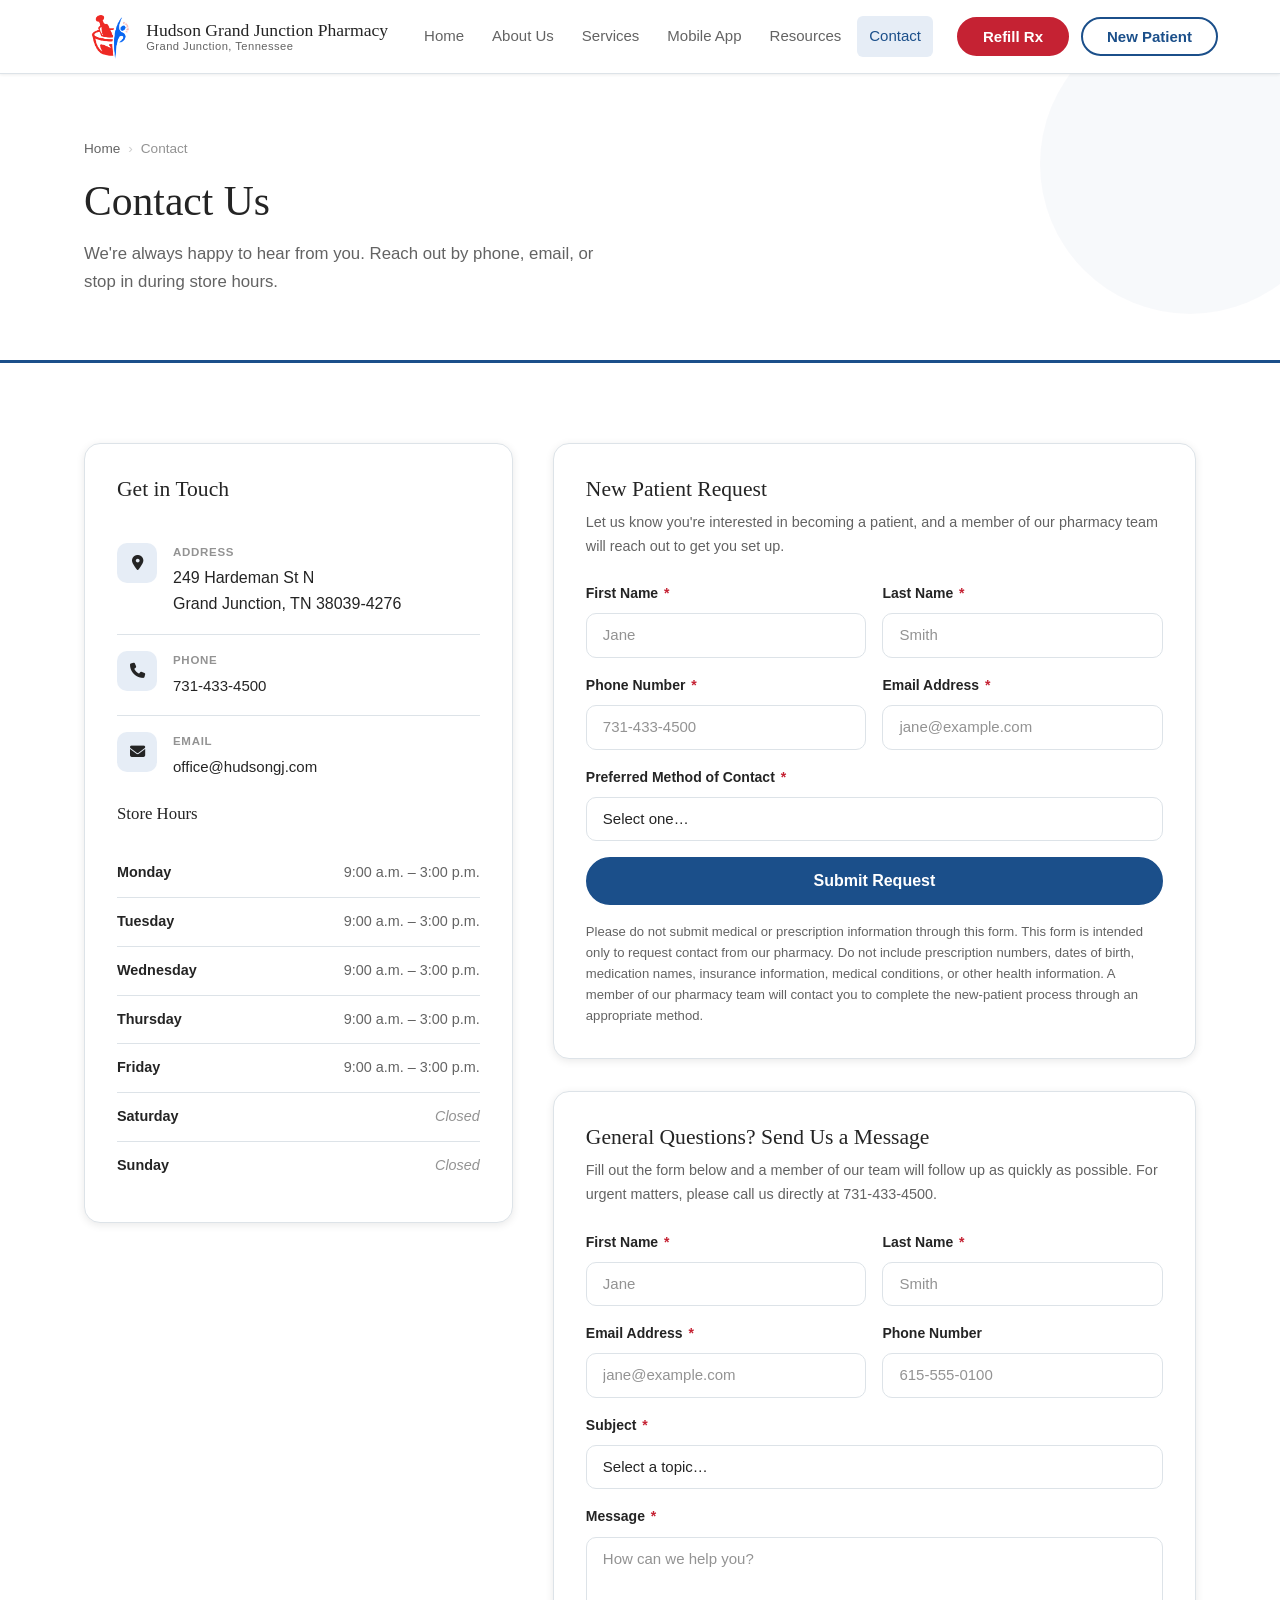
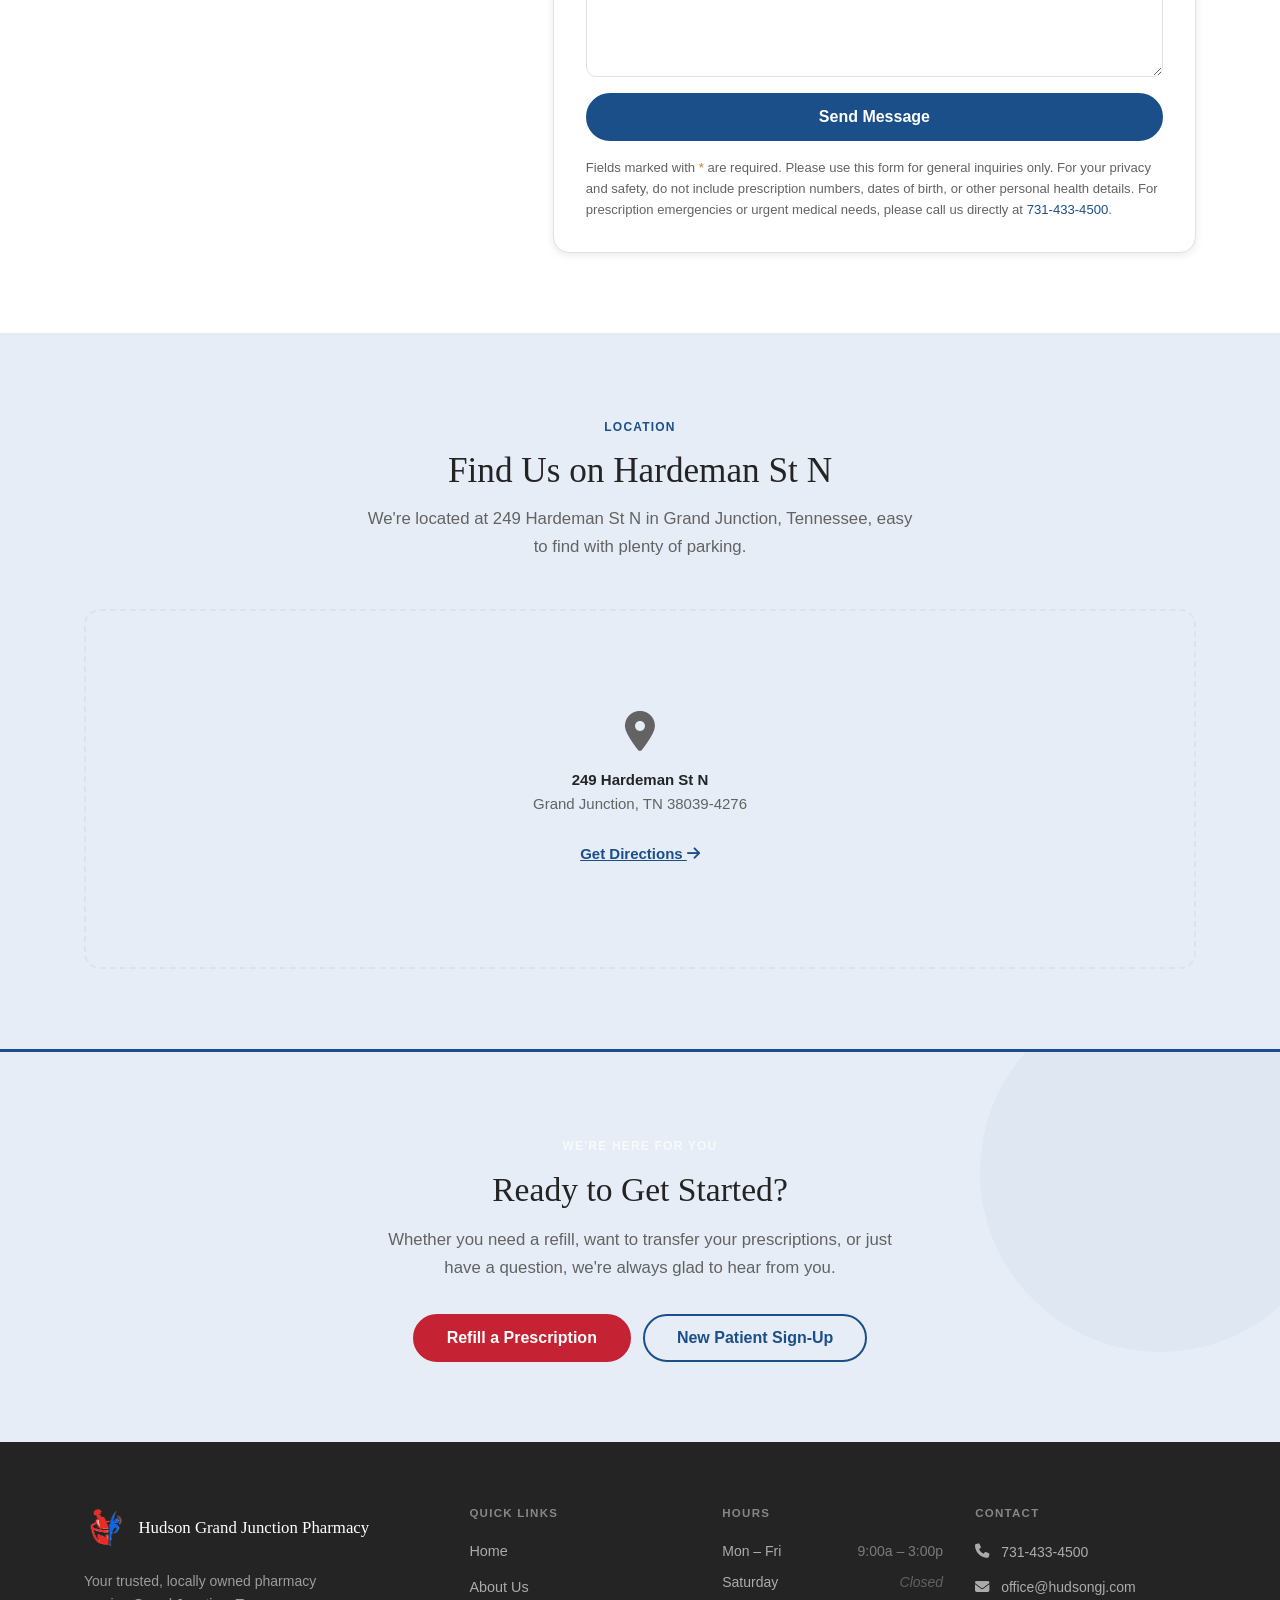
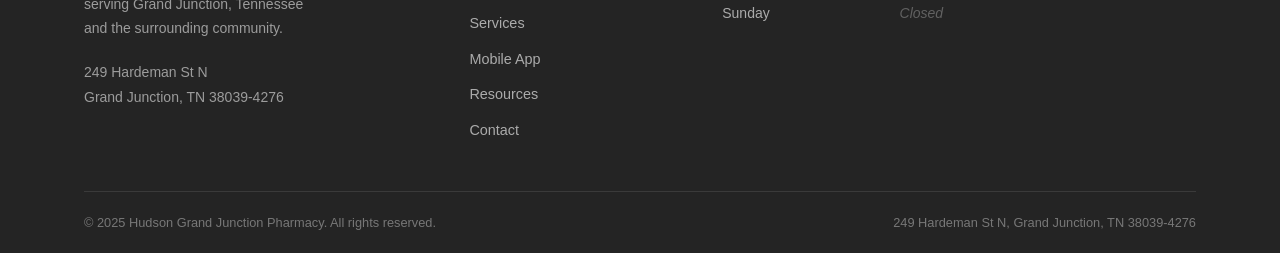
<file: contact.html>
<!DOCTYPE html>
<html lang="en">
<head>
  <meta charset="UTF-8" />
  <meta name="viewport" content="width=device-width, initial-scale=1.0" />
  <meta name="description" content="Contact Hudson Grand Junction Pharmacy in Grand Junction, TN. Address: 249 Hardeman St N. Phone: 731-433-4500. Hours: Mon–Fri 9am–3pm, closed Sat–Sun." />
  <title>Contact Us | Hudson Grand Junction Pharmacy</title>
  <link rel="stylesheet" href="styles.css" />
  <link rel="stylesheet" href="https://cdnjs.cloudflare.com/ajax/libs/font-awesome/6.5.1/css/all.min.css" />
</head>
<body>

  <!-- ============================================================
       SITE HEADER
       ============================================================ -->
  <header class="site-header">
    <div class="container header-inner">

      <a href="index.html" class="logo" aria-label="Hudson Grand Junction Pharmacy Home">
        <img src="assets/pharmacy-logo.png" alt="" class="logo-mark" />
        <div class="logo-text">
          <span class="logo-name">Hudson Grand Junction Pharmacy</span>
          <span class="logo-tagline">Grand Junction, Tennessee</span>
        </div>
      </a>

      <nav class="main-nav" id="main-nav" aria-label="Main navigation">
        <ul class="nav-list">
          <li><a href="index.html">Home</a></li>
          <li><a href="about.html">About Us</a></li>
          <li><a href="services.html">Services</a></li>
          <li><a href="mobile-app.html">Mobile App</a></li>
          <li><a href="resources.html">Resources</a></li>
          <li><a href="contact.html">Contact</a></li>
        </ul>
        <div class="nav-mobile-actions">
          <a href="https://hudsongrandjunction.rx365.com/medications" class="btn btn-accent btn-lg" target="_blank" rel="noopener">Refill a Prescription</a>
          <a href="contact.html#new-patient-request" class="btn btn-outline btn-lg">New Patient Sign-Up</a>
        </div>
      </nav>

      <div class="header-actions">
        <a href="https://hudsongrandjunction.rx365.com/medications" class="btn btn-accent" target="_blank" rel="noopener">Refill Rx</a>
        <a href="contact.html#new-patient-request" class="btn btn-outline">New Patient</a>
      </div>

      <button
        class="mobile-menu-toggle"
        id="mobile-menu-toggle"
        aria-controls="main-nav"
        aria-expanded="false"
        aria-label="Toggle navigation menu"
      >
        <span></span>
        <span></span>
        <span></span>
      </button>

    </div>
  </header>
  <!-- END SITE HEADER -->


  <main>

    <!-- ────────────────────────────────────────────────────────
         PAGE HERO
         ──────────────────────────────────────────────────────── -->
    <section class="page-hero" aria-labelledby="page-title">
      <div class="container page-hero-inner">
        <nav class="breadcrumb" aria-label="Breadcrumb">
          <a href="index.html">Home</a>
          <span class="breadcrumb-sep" aria-hidden="true">›</span>
          <span aria-current="page">Contact</span>
        </nav>
        <h1 id="page-title">Contact Us</h1>
        <p>We're always happy to hear from you. Reach out by phone, email, or stop in during store hours.</p>
      </div>
    </section>
    <!-- END PAGE HERO -->


    <!-- ────────────────────────────────────────────────────────
         CONTACT INFO + FORM
         ──────────────────────────────────────────────────────── -->
    <section class="section section--white" aria-labelledby="contact-info-heading">
      <div class="container">
        <div class="contact-page-grid">

          <!-- Contact Info Block -->
          <div class="contact-info-block">
            <h2 id="contact-info-heading">Get in Touch</h2>

            <div class="contact-detail">
              <div class="contact-detail-icon" aria-hidden="true"><i class="fa-solid fa-location-dot"></i></div>
              <div class="contact-detail-body">
                <strong>Address</strong>
                <address style="font-style: normal;">
                  249 Hardeman St N<br>
                  Grand Junction, TN 38039-4276
                </address>
              </div>
            </div>

            <div class="contact-detail">
              <div class="contact-detail-icon" aria-hidden="true"><i class="fa-solid fa-phone"></i></div>
              <div class="contact-detail-body">
                <strong>Phone</strong>
                <a href="tel:7314334500">731-433-4500</a>
              </div>
            </div>

            <div class="contact-detail">
              <div class="contact-detail-icon" aria-hidden="true"><i class="fa-solid fa-envelope"></i></div>
              <div class="contact-detail-body">
                <strong>Email</strong>
                <a href="mailto:office@hudsongj.com">office@hudsongj.com</a>
              </div>
            </div>

            <!-- Hours sub-table -->
            <h3 style="font-size: 1.05rem; margin-top: 1.5rem; margin-bottom: 0.5rem;">Store Hours</h3>
            <table class="hours-contact-table" aria-label="Store hours">
              <tbody>
                <tr>
                  <td>Monday</td>
                  <td>9:00 a.m. – 3:00 p.m.</td>
                </tr>
                <tr>
                  <td>Tuesday</td>
                  <td>9:00 a.m. – 3:00 p.m.</td>
                </tr>
                <tr>
                  <td>Wednesday</td>
                  <td>9:00 a.m. – 3:00 p.m.</td>
                </tr>
                <tr>
                  <td>Thursday</td>
                  <td>9:00 a.m. – 3:00 p.m.</td>
                </tr>
                <tr>
                  <td>Friday</td>
                  <td>9:00 a.m. – 3:00 p.m.</td>
                </tr>
                <tr>
                  <td>Saturday</td>
                  <td class="hours-closed">Closed</td>
                </tr>
                <tr>
                  <td>Sunday</td>
                  <td style="color: #939393; font-style: italic;">Closed</td>
                </tr>
              </tbody>
            </table>
          </div>
          <!-- End Contact Info Block -->


          <div class="contact-forms-stack">

          <!-- New Patient Request Form -->
          <div class="contact-form-wrap" id="new-patient-request" role="region" aria-labelledby="new-patient-heading">
            <h2 id="new-patient-heading">New Patient Request</h2>
            <p>
              Let us know you're interested in becoming a patient, and a member of our
              pharmacy team will reach out to get you set up.
            </p>

            <!-- New patient request form. Submits via FormSubmit (https://formsubmit.co). -->
            <form
              data-ajax-form
              action="https://formsubmit.co/office@hudsongj.com"
              method="POST"
              aria-label="New patient request form"
              novalidate
            >
              <input type="hidden" name="_subject" value="New patient request from the Hudson Grand Junction Pharmacy website" />
              <input type="hidden" name="_template" value="table" />
              <input type="hidden" name="_captcha" value="false" />
              <!-- Honeypot: leave empty. Bot submissions that fill this are rejected. -->
              <input type="text" name="_honey" style="display:none;" tabindex="-1" autocomplete="off" aria-hidden="true" />

              <div class="form-row">
                <div class="form-group">
                  <label class="form-label" for="np-first-name">
                    First Name <span aria-hidden="true">*</span>
                  </label>
                  <input
                    class="form-input"
                    type="text"
                    id="np-first-name"
                    name="first_name"
                    placeholder="Jane"
                    required
                    autocomplete="given-name"
                  />
                </div>
                <div class="form-group">
                  <label class="form-label" for="np-last-name">
                    Last Name <span aria-hidden="true">*</span>
                  </label>
                  <input
                    class="form-input"
                    type="text"
                    id="np-last-name"
                    name="last_name"
                    placeholder="Smith"
                    required
                    autocomplete="family-name"
                  />
                </div>
              </div>

              <div class="form-row">
                <div class="form-group">
                  <label class="form-label" for="np-phone">
                    Phone Number <span aria-hidden="true">*</span>
                  </label>
                  <input
                    class="form-input"
                    type="tel"
                    id="np-phone"
                    name="phone"
                    placeholder="731-433-4500"
                    required
                    autocomplete="tel"
                  />
                </div>
                <div class="form-group">
                  <label class="form-label" for="np-email">
                    Email Address <span aria-hidden="true">*</span>
                  </label>
                  <input
                    class="form-input"
                    type="email"
                    id="np-email"
                    name="email"
                    placeholder="jane@example.com"
                    required
                    autocomplete="email"
                  />
                </div>
              </div>

              <div class="form-group">
                <label class="form-label" for="np-preferred-contact">
                  Preferred Method of Contact <span aria-hidden="true">*</span>
                </label>
                <select class="form-select" id="np-preferred-contact" name="preferred_contact" required>
                  <option value="" disabled selected>Select one…</option>
                  <option value="phone">Phone Call</option>
                  <option value="text">Text Message</option>
                  <option value="email">Email</option>
                </select>
              </div>

              <button type="submit" class="btn btn-primary btn-lg" style="width: 100%;">
                Submit Request
              </button>

              <p class="form-status" role="status" aria-live="polite" hidden></p>

              <p class="form-note">
                Please do not submit medical or prescription information through this form.
                This form is intended only to request contact from our pharmacy. Do not
                include prescription numbers, dates of birth, medication names, insurance
                information, medical conditions, or other health information. A member of
                our pharmacy team will contact you to complete the new-patient process
                through an appropriate method.
              </p>

            </form>
          </div>
          <!-- End New Patient Request Form -->


          <!-- Contact Form -->
          <div class="contact-form-wrap" role="region" aria-labelledby="form-heading">
            <h2 id="form-heading">General Questions? Send Us a Message</h2>
            <p>
              Fill out the form below and a member of our team will follow up as quickly
              as possible. For urgent matters, please call us directly at 731-433-4500.
            </p>

            <!-- Contact form. Submits via FormSubmit (https://formsubmit.co). -->
            <form
              data-ajax-form
              action="https://formsubmit.co/office@hudsongj.com"
              method="POST"
              aria-label="Contact form"
              novalidate
            >
              <input type="hidden" name="_subject" value="New message from the Hudson Grand Junction Pharmacy website" />
              <input type="hidden" name="_template" value="table" />
              <input type="hidden" name="_captcha" value="false" />
              <!-- Honeypot: leave empty. Bot submissions that fill this are rejected. -->
              <input type="text" name="_honey" style="display:none;" tabindex="-1" autocomplete="off" aria-hidden="true" />

              <div class="form-row">
                <div class="form-group">
                  <label class="form-label" for="first-name">
                    First Name <span aria-hidden="true">*</span>
                  </label>
                  <input
                    class="form-input"
                    type="text"
                    id="first-name"
                    name="first_name"
                    placeholder="Jane"
                    required
                    autocomplete="given-name"
                  />
                </div>
                <div class="form-group">
                  <label class="form-label" for="last-name">
                    Last Name <span aria-hidden="true">*</span>
                  </label>
                  <input
                    class="form-input"
                    type="text"
                    id="last-name"
                    name="last_name"
                    placeholder="Smith"
                    required
                    autocomplete="family-name"
                  />
                </div>
              </div>

              <div class="form-row">
                <div class="form-group">
                  <label class="form-label" for="email">
                    Email Address <span aria-hidden="true">*</span>
                  </label>
                  <input
                    class="form-input"
                    type="email"
                    id="email"
                    name="email"
                    placeholder="jane@example.com"
                    required
                    autocomplete="email"
                  />
                </div>
                <div class="form-group">
                  <label class="form-label" for="phone">
                    Phone Number
                  </label>
                  <input
                    class="form-input"
                    type="tel"
                    id="phone"
                    name="phone"
                    placeholder="615-555-0100"
                    autocomplete="tel"
                  />
                </div>
              </div>

              <div class="form-group">
                <label class="form-label" for="subject">
                  Subject <span aria-hidden="true">*</span>
                </label>
                <select class="form-select" id="subject" name="subject" required>
                  <option value="" disabled selected>Select a topic…</option>
                  <option value="prescription-question">Prescription Question</option>
                  <option value="transfer">Transfer My Prescriptions</option>
                  <option value="insurance">Insurance / Billing Question</option>
                  <option value="immunization">Immunization / Vaccine Inquiry</option>
                  <option value="other">Other</option>
                </select>
              </div>

              <div class="form-group">
                <label class="form-label" for="message">
                  Message <span aria-hidden="true">*</span>
                </label>
                <textarea
                  class="form-textarea"
                  id="message"
                  name="message"
                  placeholder="How can we help you?"
                  required
                ></textarea>
              </div>

              <button type="submit" class="btn btn-primary btn-lg" style="width: 100%;">
                Send Message
              </button>

              <p class="form-status" role="status" aria-live="polite" hidden></p>

              <p class="form-note">
                Fields marked with <span style="color: #D0762A;" aria-hidden="true">*</span> are required.
                Please use this form for general inquiries only. For your privacy and safety, do not
                include prescription numbers, dates of birth, or other personal health details.
                For prescription emergencies or urgent medical needs, please call us directly
                at <a href="tel:7314334500">731-433-4500</a>.
              </p>

            </form>
          </div>
          <!-- End Contact Form -->

          </div>

        </div>
      </div>
    </section>
    <!-- END CONTACT INFO + FORM -->


    <!-- ────────────────────────────────────────────────────────
         MAP SECTION
         ──────────────────────────────────────────────────────── -->
    <section class="section section--alt" aria-labelledby="map-heading">
      <div class="container">
        <div class="section-header section-header--center">
          <span class="section-label">Location</span>
          <h2 id="map-heading">Find Us on Hardeman St N</h2>
          <p>
            We're located at 249 Hardeman St N in Grand Junction, Tennessee, easy to find
            with plenty of parking.
          </p>
        </div>

        <!--
          TODO: Replace this placeholder with an embedded Google Map or other map service.
          To embed Google Maps:
          1. Go to maps.google.com and search for "Hudson Grand Junction Pharmacy, 249 Hardeman St N, Grand Junction TN"
          2. Click Share <i class="fa-solid fa-arrow-right"></i> Embed a map <i class="fa-solid fa-arrow-right"></i> Copy the HTML
          3. Replace the <div class="map-placeholder"> block below with the <iframe> code
          4. Apply border-radius: var(--r-lg) and width: 100% to the iframe for consistent styling
        -->
        <div class="map-placeholder" role="img" aria-label="Map placeholder: 249 Hardeman St N, Grand Junction, TN 38039-4276">
          <div class="map-placeholder-icon" aria-hidden="true"><i class="fa-solid fa-location-dot"></i></div>
          <p>
            <strong>249 Hardeman St N</strong><br>
            Grand Junction, TN 38039-4276<br><br>
            <!-- TODO: Replace # with a Google Maps directions link -->
            <a href="#">Get Directions <i class="fa-solid fa-arrow-right"></i></a>
          </p>
        </div>

      </div>
    </section>
    <!-- END MAP SECTION -->


    <!-- ────────────────────────────────────────────────────────
         CTA STRIP
         ──────────────────────────────────────────────────────── -->
    <section class="cta-strip" aria-labelledby="contact-cta-heading">
      <div class="container">
        <span class="section-label section-label--light">We're Here for You</span>
        <h2 id="contact-cta-heading">Ready to Get Started?</h2>
        <p>
          Whether you need a refill, want to transfer your prescriptions, or just
          have a question, we're always glad to hear from you.
        </p>
        <div class="btn-group">
          <a href="https://hudsongrandjunction.rx365.com/medications" class="btn btn-accent btn-lg" target="_blank" rel="noopener">Refill a Prescription</a>
          <a href="contact.html#new-patient-request" class="btn btn-outline btn-lg">New Patient Sign-Up</a>
        </div>
      </div>
    </section>
    <!-- END CTA STRIP -->

  </main>


  <!-- ============================================================
       SITE FOOTER
       ============================================================ -->
  <footer class="site-footer" aria-label="Site footer">
    <div class="container">
      <div class="footer-grid">

        <div class="footer-col">
          <a href="index.html" class="footer-logo" aria-label="Hudson Grand Junction Pharmacy Home">
            <img src="assets/pharmacy-logo.png" alt="" class="footer-logo-mark" />
            <span class="footer-logo-name">Hudson Grand Junction Pharmacy</span>
          </a>
          <p class="footer-tagline">
            Your trusted, locally owned pharmacy serving Grand Junction, Tennessee
            and the surrounding community.
          </p>
          <address class="footer-address">
            249 Hardeman St N<br>
            Grand Junction, TN 38039-4276
          </address>
        </div>

        <div class="footer-col">
          <h4>Quick Links</h4>
          <nav class="footer-links" aria-label="Footer navigation">
            <a href="index.html">Home</a>
            <a href="about.html">About Us</a>
            <a href="services.html">Services</a>
            <a href="mobile-app.html">Mobile App</a>
            <a href="resources.html">Resources</a>
            <a href="contact.html">Contact</a>
          </nav>
        </div>

        <div class="footer-col">
          <h4>Hours</h4>
          <div class="footer-hours">
            <div class="footer-hours-row">
              <span>Mon – Fri</span>
              <span>9:00a – 3:00p</span>
            </div>
            <div class="footer-hours-row">
              <span>Saturday</span>
              <span class="closed">Closed</span>
            </div>
            <div class="footer-hours-row">
              <span>Sunday</span>
              <span class="closed">Closed</span>
            </div>
          </div>
        </div>

        <div class="footer-col">
          <h4>Contact</h4>
          <div class="footer-contact-links">
            <a href="tel:7314334500" class="footer-contact-link">
              <span aria-hidden="true"><i class="fa-solid fa-phone"></i></span> 731-433-4500
            </a>
            <a href="mailto:office@hudsongj.com" class="footer-contact-link">
              <span aria-hidden="true"><i class="fa-solid fa-envelope"></i></span> office@hudsongj.com
            </a>
          </div>
        </div>

      </div>

      <div class="footer-bottom">
        <span>&copy; 2025 Hudson Grand Junction Pharmacy. All rights reserved.</span>
        <span>249 Hardeman St N, Grand Junction, TN 38039-4276</span>
      </div>
    </div>
  </footer>
  <!-- END SITE FOOTER -->


  <script src="script.js"></script>
</body>
</html>
</file>
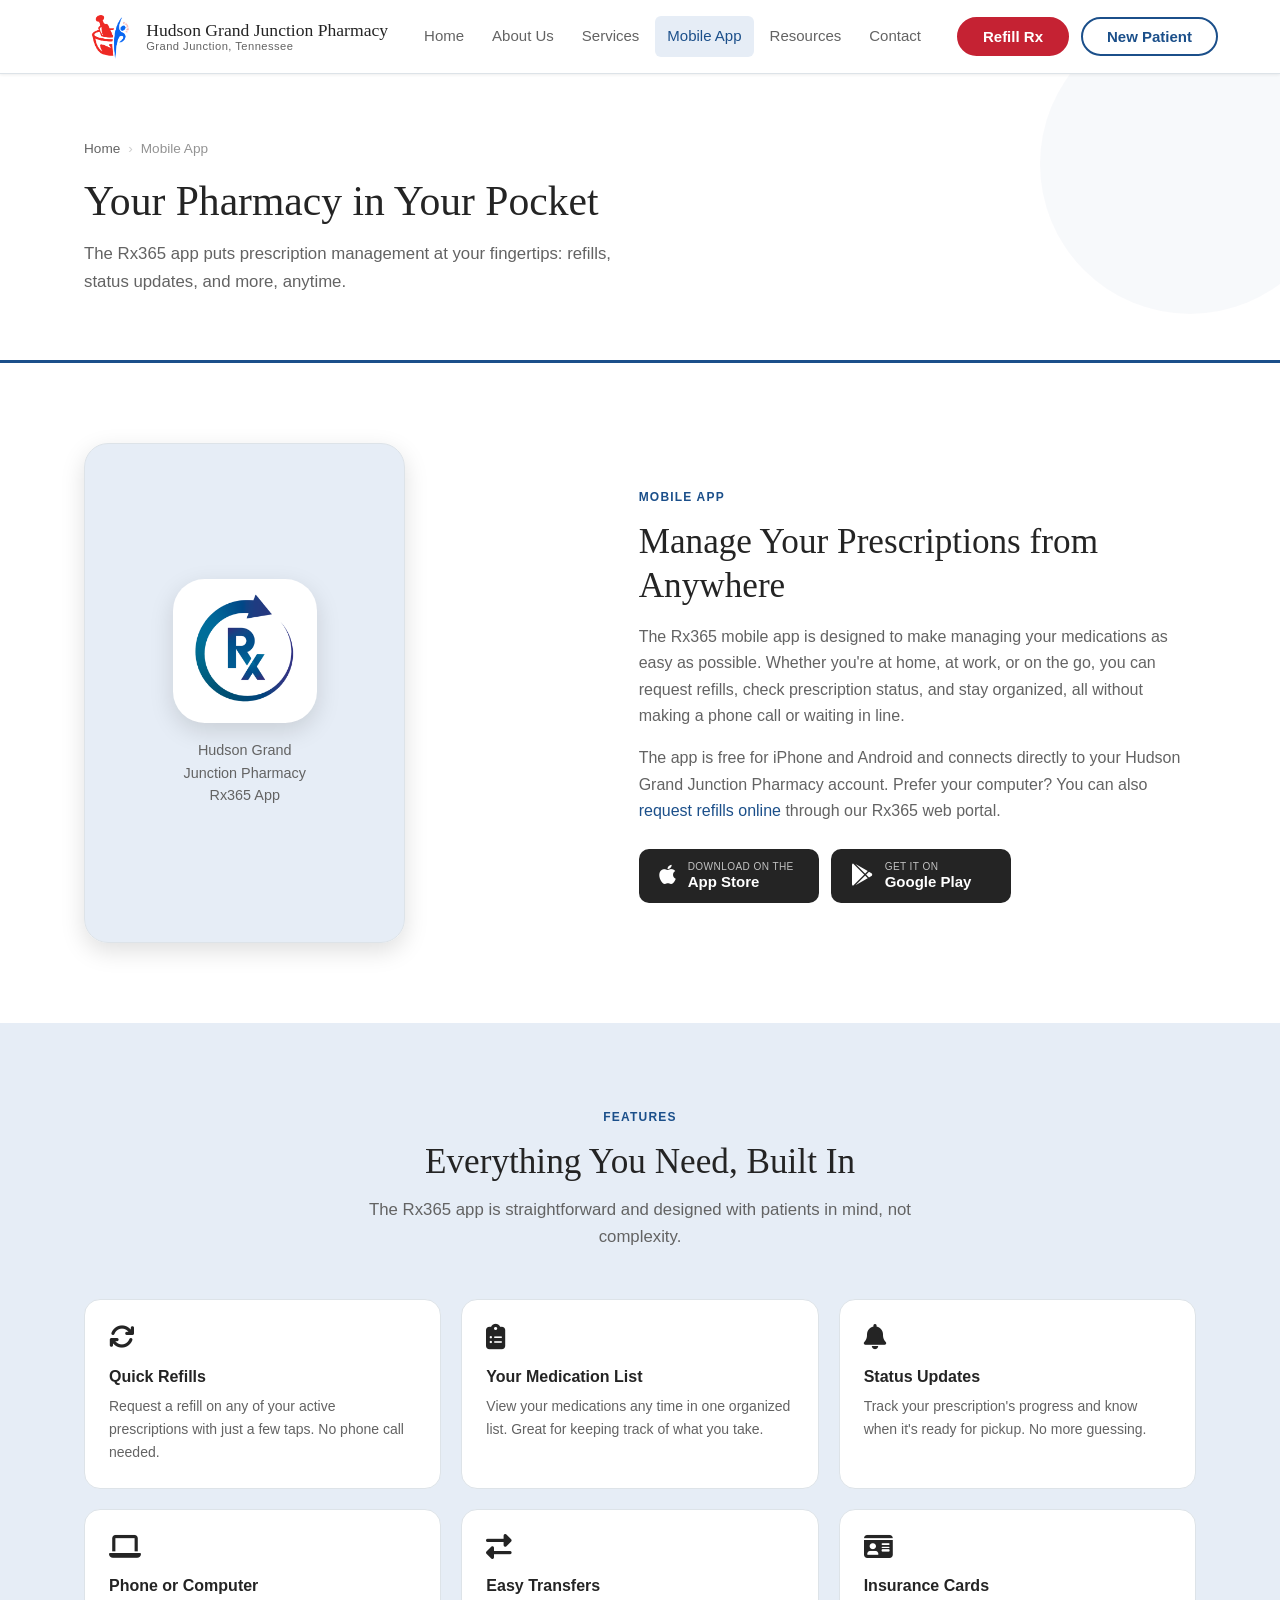
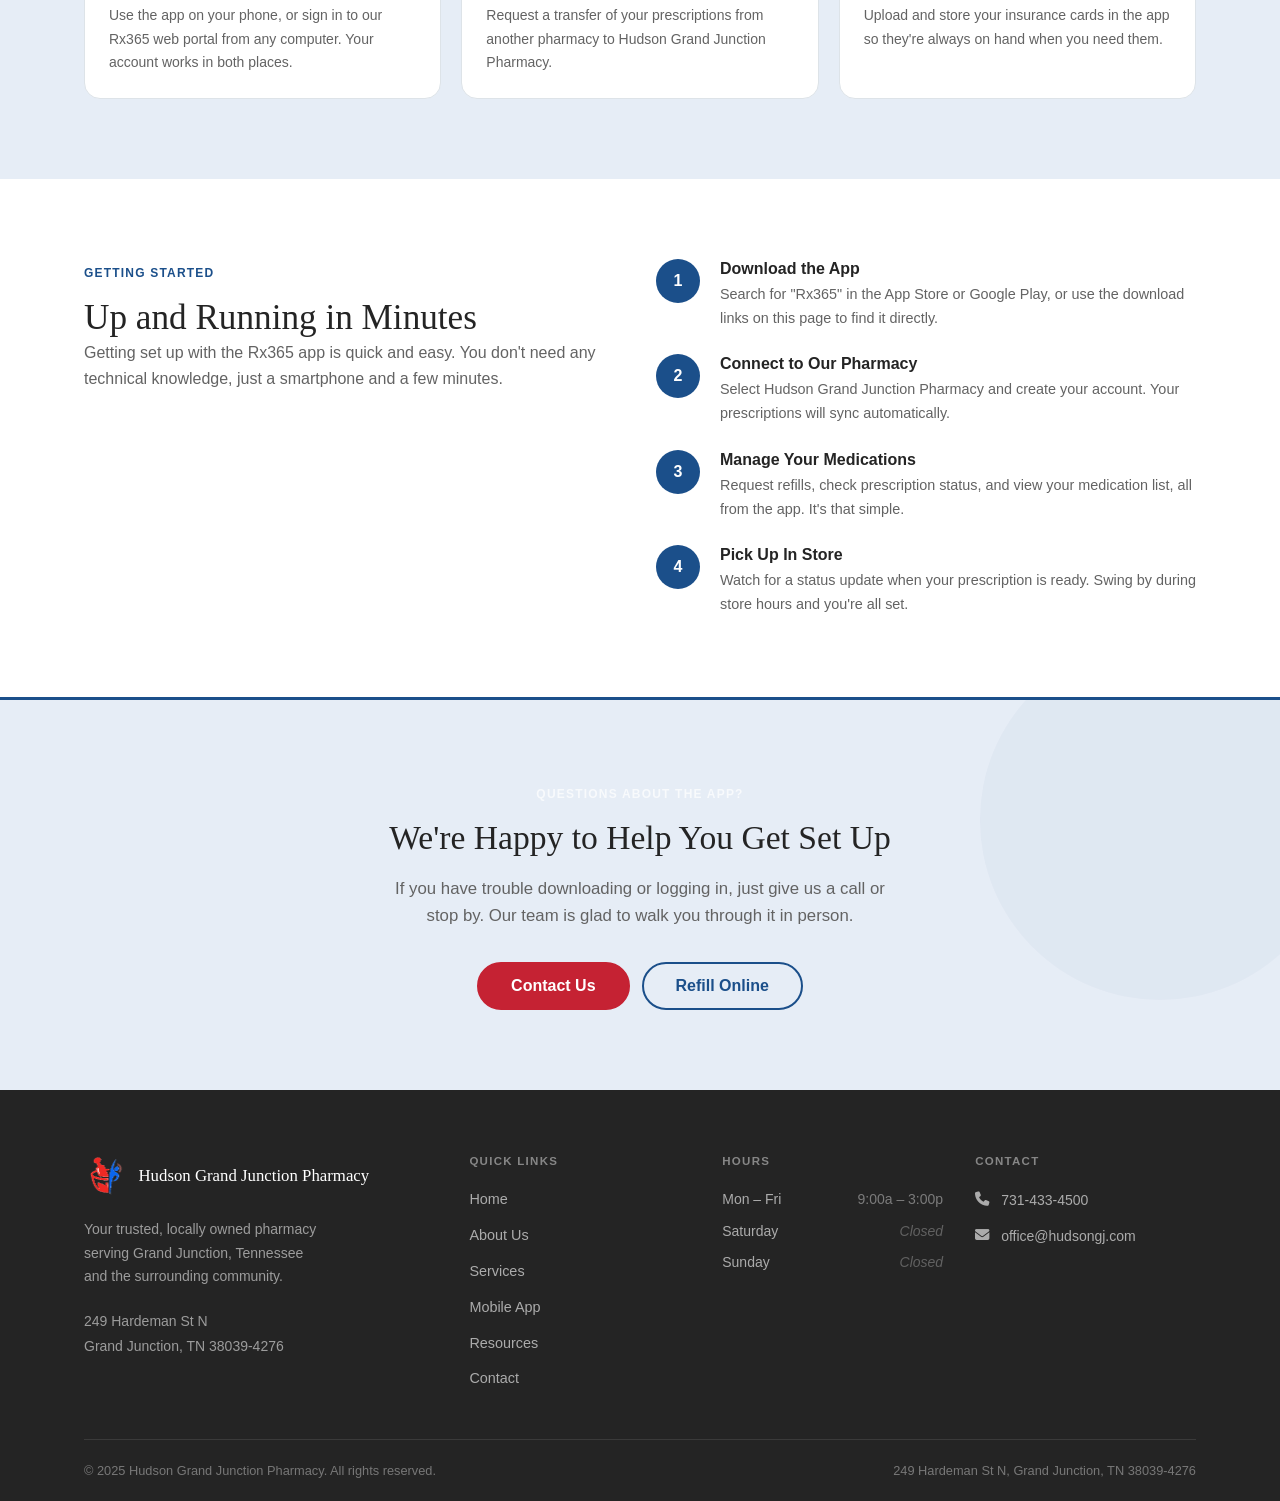
<file: mobile-app.html>
<!DOCTYPE html>
<html lang="en">
<head>
  <meta charset="UTF-8" />
  <meta name="viewport" content="width=device-width, initial-scale=1.0" />
  <meta name="description" content="Manage your prescriptions on the go with the Rx365 mobile app for Hudson Grand Junction Pharmacy. Request refills, view your medications, and track prescription status, available on iOS and Android." />
  <title>Mobile App | Hudson Grand Junction Pharmacy</title>
  <link rel="stylesheet" href="styles.css" />
  <link rel="stylesheet" href="https://cdnjs.cloudflare.com/ajax/libs/font-awesome/6.5.1/css/all.min.css" />
</head>
<body>

  <!-- ============================================================
       SITE HEADER
       ============================================================ -->
  <header class="site-header">
    <div class="container header-inner">

      <a href="index.html" class="logo" aria-label="Hudson Grand Junction Pharmacy Home">
        <img src="assets/pharmacy-logo.png" alt="" class="logo-mark" />
        <div class="logo-text">
          <span class="logo-name">Hudson Grand Junction Pharmacy</span>
          <span class="logo-tagline">Grand Junction, Tennessee</span>
        </div>
      </a>

      <nav class="main-nav" id="main-nav" aria-label="Main navigation">
        <ul class="nav-list">
          <li><a href="index.html">Home</a></li>
          <li><a href="about.html">About Us</a></li>
          <li><a href="services.html">Services</a></li>
          <li><a href="mobile-app.html">Mobile App</a></li>
          <li><a href="resources.html">Resources</a></li>
          <li><a href="contact.html">Contact</a></li>
        </ul>
        <div class="nav-mobile-actions">
          <a href="https://hudsongrandjunction.rx365.com/medications" class="btn btn-accent btn-lg" target="_blank" rel="noopener">Refill a Prescription</a>
          <a href="contact.html#new-patient-request" class="btn btn-outline btn-lg">New Patient Sign-Up</a>
        </div>
      </nav>

      <div class="header-actions">
        <a href="https://hudsongrandjunction.rx365.com/medications" class="btn btn-accent" target="_blank" rel="noopener">Refill Rx</a>
        <a href="contact.html#new-patient-request" class="btn btn-outline">New Patient</a>
      </div>

      <button
        class="mobile-menu-toggle"
        id="mobile-menu-toggle"
        aria-controls="main-nav"
        aria-expanded="false"
        aria-label="Toggle navigation menu"
      >
        <span></span>
        <span></span>
        <span></span>
      </button>

    </div>
  </header>
  <!-- END SITE HEADER -->


  <main>

    <!-- ────────────────────────────────────────────────────────
         PAGE HERO
         ──────────────────────────────────────────────────────── -->
    <section class="page-hero" aria-labelledby="page-title">
      <div class="container page-hero-inner">
        <nav class="breadcrumb" aria-label="Breadcrumb">
          <a href="index.html">Home</a>
          <span class="breadcrumb-sep" aria-hidden="true">›</span>
          <span aria-current="page">Mobile App</span>
        </nav>
        <h1 id="page-title">Your Pharmacy in Your Pocket</h1>
        <p>The Rx365 app puts prescription management at your fingertips: refills, status updates, and more, anytime.</p>
      </div>
    </section>
    <!-- END PAGE HERO -->


    <!-- ────────────────────────────────────────────────────────
         APP INTRO
         ──────────────────────────────────────────────────────── -->
    <section class="section section--white" aria-labelledby="app-intro-heading">
      <div class="container">
        <div class="app-intro-grid">

          <!-- Visual placeholder for app screenshot or mockup -->
          <div class="app-visual" aria-hidden="true">
            <img src="assets/img/rx365-logo.png" alt="" class="app-visual-logo" width="160" height="160" />
            <p class="app-visual-label">Hudson Grand Junction Pharmacy<br>Rx365 App</p>
          </div>

          <div class="app-intro-text">
            <span class="section-label">Mobile App</span>
            <h2 id="app-intro-heading">Manage Your Prescriptions from Anywhere</h2>
            <p>
              The Rx365 mobile app is designed to make managing your medications
              as easy as possible. Whether you're at home, at work, or on the go, you can
              request refills, check prescription status, and stay organized, all without
              making a phone call or waiting in line.
            </p>
            <p>
              The app is free for iPhone and Android and connects directly to your
              Hudson Grand Junction Pharmacy account. Prefer your computer? You can also
              <a href="https://hudsongrandjunction.rx365.com/medications" target="_blank" rel="noopener">request refills online</a>
              through our Rx365 web portal.
            </p>

            <div class="app-store-buttons">
              <a href="https://apps.apple.com/us/app/rx365-mobile/id1639398219" class="app-store-btn" aria-label="Download on the App Store">
                <span class="app-store-btn-icon" aria-hidden="true"><i class="fa-brands fa-apple"></i></span>
                <div class="app-store-btn-text">
                  <small>Download on the</small>
                  <strong>App Store</strong>
                </div>
              </a>

              <a href="https://play.google.com/store/apps/details?id=com.libertysoftware.rx365" class="app-store-btn" aria-label="Get it on Google Play">
                <span class="app-store-btn-icon" aria-hidden="true"><i class="fa-brands fa-google-play"></i></span>
                <div class="app-store-btn-text">
                  <small>Get it on</small>
                  <strong>Google Play</strong>
                </div>
              </a>
            </div>
          </div>

        </div>
      </div>
    </section>
    <!-- END APP INTRO -->


    <!-- ────────────────────────────────────────────────────────
         APP FEATURES
         ──────────────────────────────────────────────────────── -->
    <section class="section section--alt" aria-labelledby="features-heading">
      <div class="container">
        <div class="section-header section-header--center">
          <span class="section-label">Features</span>
          <h2 id="features-heading">Everything You Need, Built In</h2>
          <p>The Rx365 app is straightforward and designed with patients in mind, not complexity.</p>
        </div>

        <div class="app-features-grid">

          <div class="app-feature-item">
            <span class="app-feature-icon" aria-hidden="true"><i class="fa-solid fa-arrows-rotate"></i></span>
            <h4>Quick Refills</h4>
            <p>
              Request a refill on any of your active prescriptions with just a few taps.
              No phone call needed.
            </p>
          </div>

          <div class="app-feature-item">
            <span class="app-feature-icon" aria-hidden="true"><i class="fa-solid fa-clipboard-list"></i></span>
            <h4>Your Medication List</h4>
            <p>
              View your medications any time in one organized list. Great for keeping
              track of what you take.
            </p>
          </div>

          <div class="app-feature-item">
            <span class="app-feature-icon" aria-hidden="true"><i class="fa-solid fa-bell"></i></span>
            <h4>Status Updates</h4>
            <p>
              Track your prescription's progress and know when it's ready for pickup.
              No more guessing.
            </p>
          </div>

          <div class="app-feature-item">
            <span class="app-feature-icon" aria-hidden="true"><i class="fa-solid fa-laptop"></i></span>
            <h4>Phone or Computer</h4>
            <p>
              Use the app on your phone, or sign in to our Rx365 web portal from any
              computer. Your account works in both places.
            </p>
          </div>

          <div class="app-feature-item">
            <span class="app-feature-icon" aria-hidden="true"><i class="fa-solid fa-right-left"></i></span>
            <h4>Easy Transfers</h4>
            <p>
              Request a transfer of your prescriptions from another pharmacy to
              Hudson Grand Junction Pharmacy.
            </p>
          </div>

          <div class="app-feature-item">
            <span class="app-feature-icon" aria-hidden="true"><i class="fa-solid fa-id-card"></i></span>
            <h4>Insurance Cards</h4>
            <p>
              Upload and store your insurance cards in the app so they're always
              on hand when you need them.
            </p>
          </div>

        </div>
      </div>
    </section>
    <!-- END APP FEATURES -->


    <!-- ────────────────────────────────────────────────────────
         HOW IT WORKS
         ──────────────────────────────────────────────────────── -->
    <section class="section section--white" aria-labelledby="how-heading">
      <div class="container">
        <div class="grid-2">

          <div>
            <span class="section-label">Getting Started</span>
            <h2 id="how-heading">Up and Running in Minutes</h2>
            <p>
              Getting set up with the Rx365 app is quick and easy. You don't
              need any technical knowledge, just a smartphone and a few minutes.
            </p>
          </div>

          <div class="how-it-works" aria-label="Steps to get started with the app">

            <div class="how-step">
              <div class="how-step-num" aria-label="Step 1">1</div>
              <div class="how-step-body">
                <h4>Download the App</h4>
                <p>
                  Search for "Rx365" in the App Store or Google Play, or use
                  the download links on this page to find it directly.
                </p>
              </div>
            </div>

            <div class="how-step">
              <div class="how-step-num" aria-label="Step 2">2</div>
              <div class="how-step-body">
                <h4>Connect to Our Pharmacy</h4>
                <p>
                  Select Hudson Grand Junction Pharmacy and create your account. Your
                  prescriptions will sync automatically.
                </p>
              </div>
            </div>

            <div class="how-step">
              <div class="how-step-num" aria-label="Step 3">3</div>
              <div class="how-step-body">
                <h4>Manage Your Medications</h4>
                <p>
                  Request refills, check prescription status, and view your
                  medication list, all from the app. It's that simple.
                </p>
              </div>
            </div>

            <div class="how-step">
              <div class="how-step-num" aria-label="Step 4">4</div>
              <div class="how-step-body">
                <h4>Pick Up In Store</h4>
                <p>
                  Watch for a status update when your prescription is ready. Swing by
                  during store hours and you're all set.
                </p>
              </div>
            </div>

          </div>

        </div>
      </div>
    </section>
    <!-- END HOW IT WORKS -->


    <!-- ────────────────────────────────────────────────────────
         CTA STRIP
         ──────────────────────────────────────────────────────── -->
    <section class="cta-strip" aria-labelledby="app-cta-heading">
      <div class="container">
        <span class="section-label section-label--light">Questions About the App?</span>
        <h2 id="app-cta-heading">We're Happy to Help You Get Set Up</h2>
        <p>
          If you have trouble downloading or logging in, just give us a call or stop by.
          Our team is glad to walk you through it in person.
        </p>
        <div class="btn-group">
          <a href="contact.html" class="btn btn-accent btn-lg">Contact Us</a>
          <a href="https://hudsongrandjunction.rx365.com/medications" class="btn btn-outline btn-lg" target="_blank" rel="noopener">Refill Online</a>
        </div>
      </div>
    </section>
    <!-- END CTA STRIP -->

  </main>


  <!-- ============================================================
       SITE FOOTER
       ============================================================ -->
  <footer class="site-footer" aria-label="Site footer">
    <div class="container">
      <div class="footer-grid">

        <div class="footer-col">
          <a href="index.html" class="footer-logo" aria-label="Hudson Grand Junction Pharmacy Home">
            <img src="assets/pharmacy-logo.png" alt="" class="footer-logo-mark" />
            <span class="footer-logo-name">Hudson Grand Junction Pharmacy</span>
          </a>
          <p class="footer-tagline">
            Your trusted, locally owned pharmacy serving Grand Junction, Tennessee
            and the surrounding community.
          </p>
          <address class="footer-address">
            249 Hardeman St N<br>
            Grand Junction, TN 38039-4276
          </address>
        </div>

        <div class="footer-col">
          <h4>Quick Links</h4>
          <nav class="footer-links" aria-label="Footer navigation">
            <a href="index.html">Home</a>
            <a href="about.html">About Us</a>
            <a href="services.html">Services</a>
            <a href="mobile-app.html">Mobile App</a>
            <a href="resources.html">Resources</a>
            <a href="contact.html">Contact</a>
          </nav>
        </div>

        <div class="footer-col">
          <h4>Hours</h4>
          <div class="footer-hours">
            <div class="footer-hours-row">
              <span>Mon – Fri</span>
              <span>9:00a – 3:00p</span>
            </div>
            <div class="footer-hours-row">
              <span>Saturday</span>
              <span class="closed">Closed</span>
            </div>
            <div class="footer-hours-row">
              <span>Sunday</span>
              <span class="closed">Closed</span>
            </div>
          </div>
        </div>

        <div class="footer-col">
          <h4>Contact</h4>
          <div class="footer-contact-links">
            <a href="tel:7314334500" class="footer-contact-link">
              <span aria-hidden="true"><i class="fa-solid fa-phone"></i></span> 731-433-4500
            </a>
            <a href="mailto:office@hudsongj.com" class="footer-contact-link">
              <span aria-hidden="true"><i class="fa-solid fa-envelope"></i></span> office@hudsongj.com
            </a>
          </div>
        </div>

      </div>

      <div class="footer-bottom">
        <span>&copy; 2025 Hudson Grand Junction Pharmacy. All rights reserved.</span>
        <span>249 Hardeman St N, Grand Junction, TN 38039-4276</span>
      </div>
    </div>
  </footer>
  <!-- END SITE FOOTER -->


  <script src="script.js"></script>
</body>
</html>
</file>
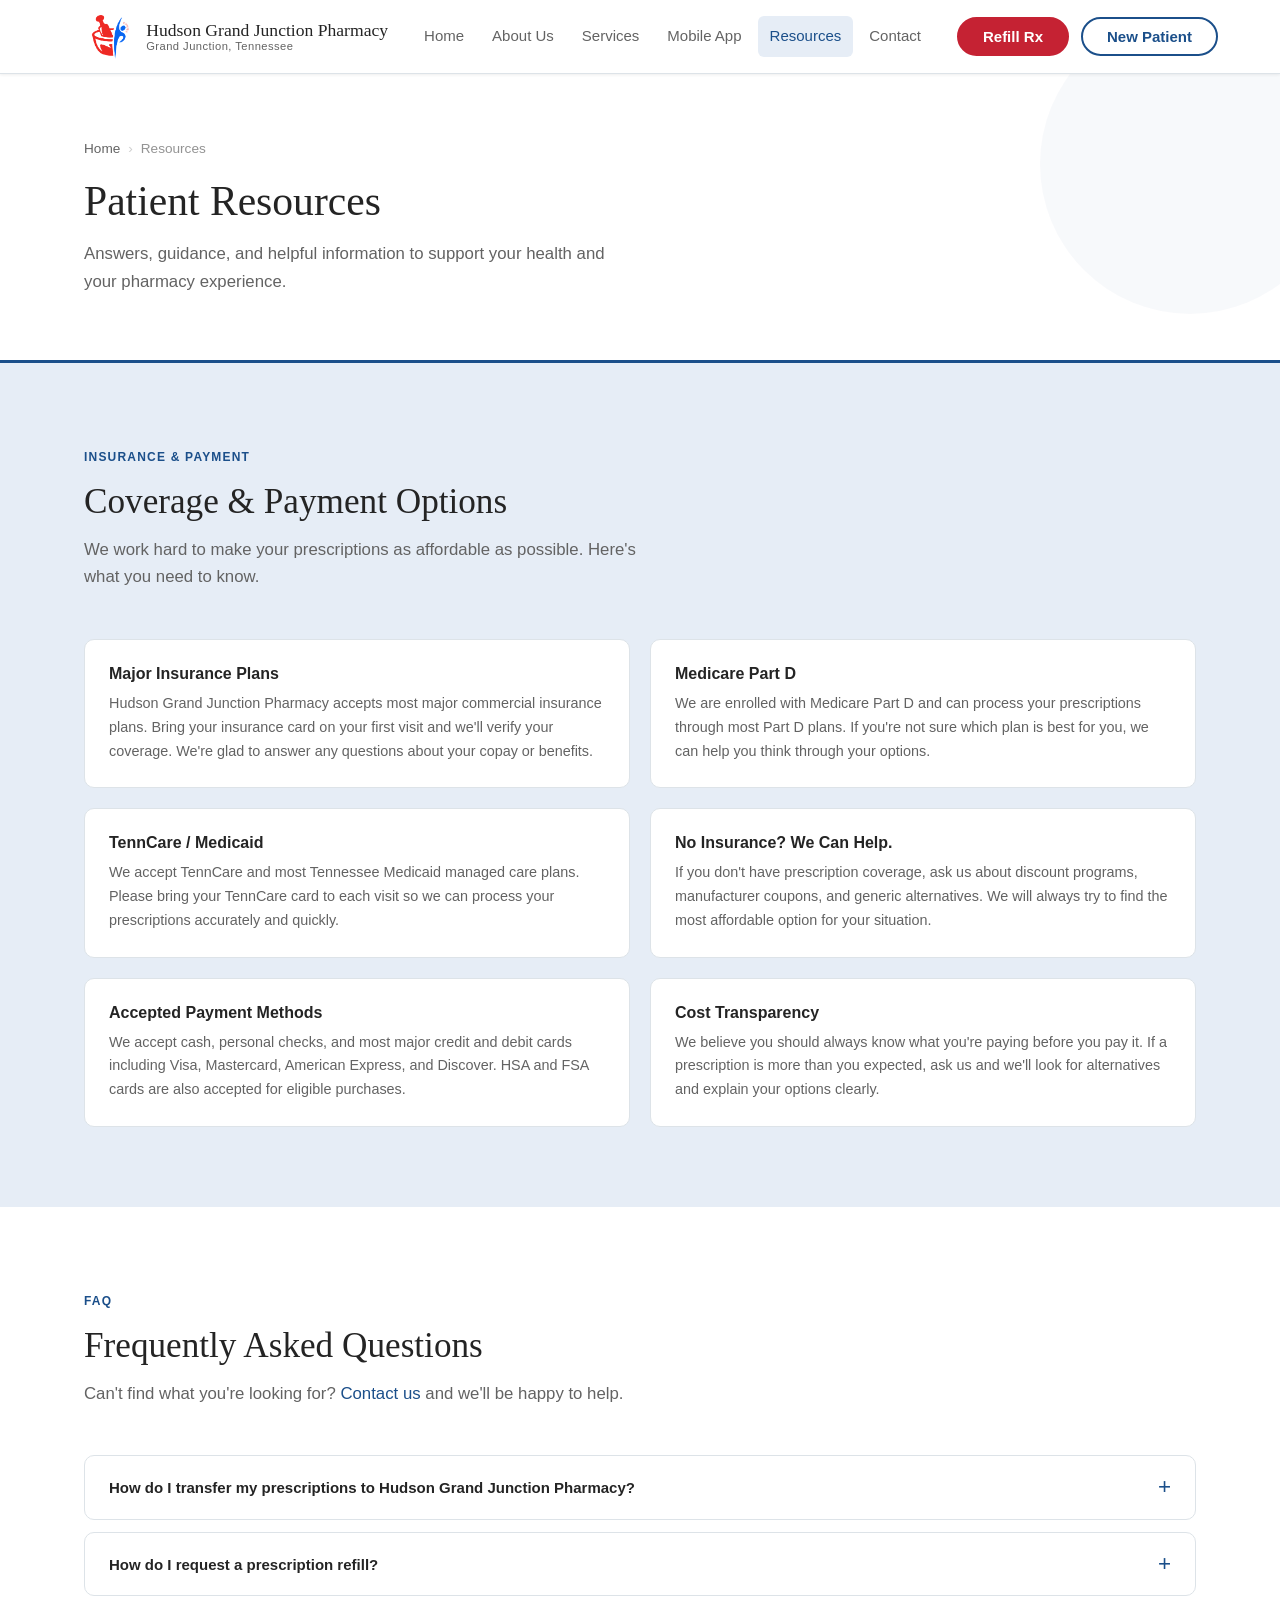
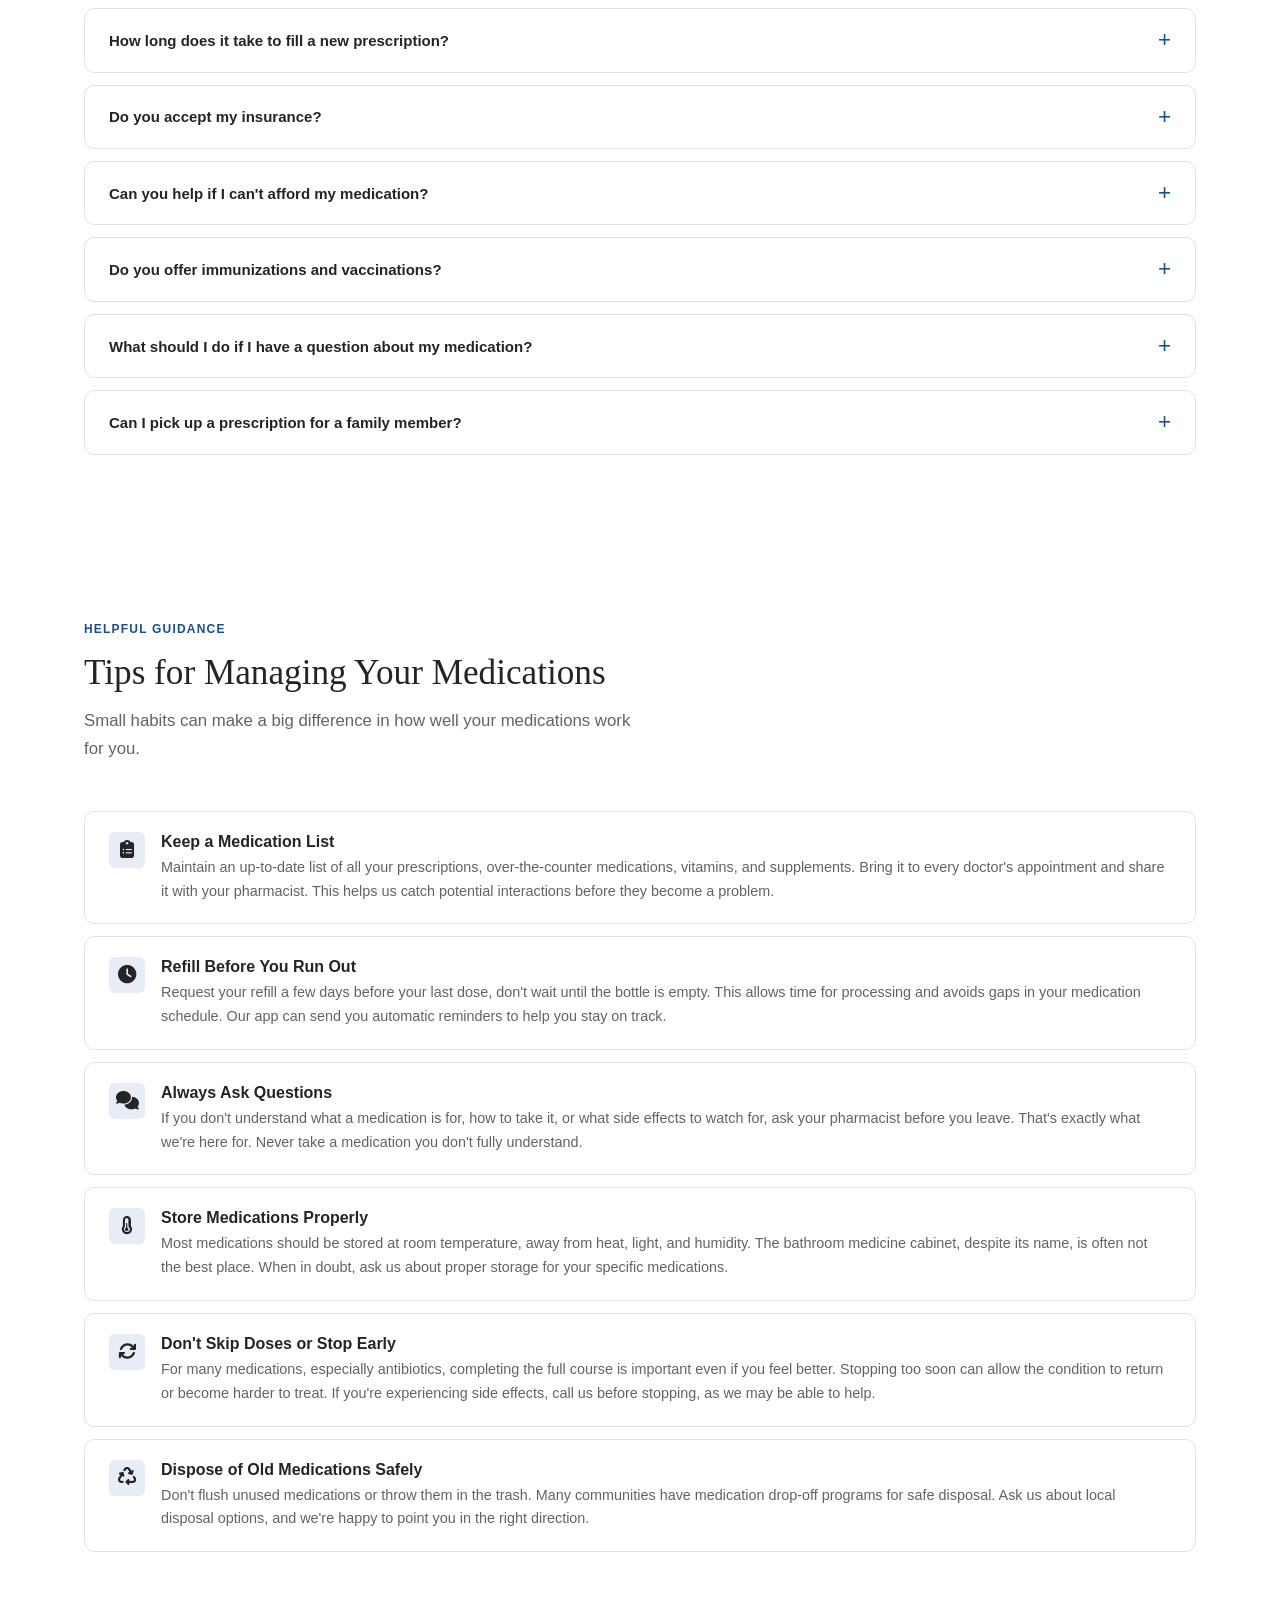
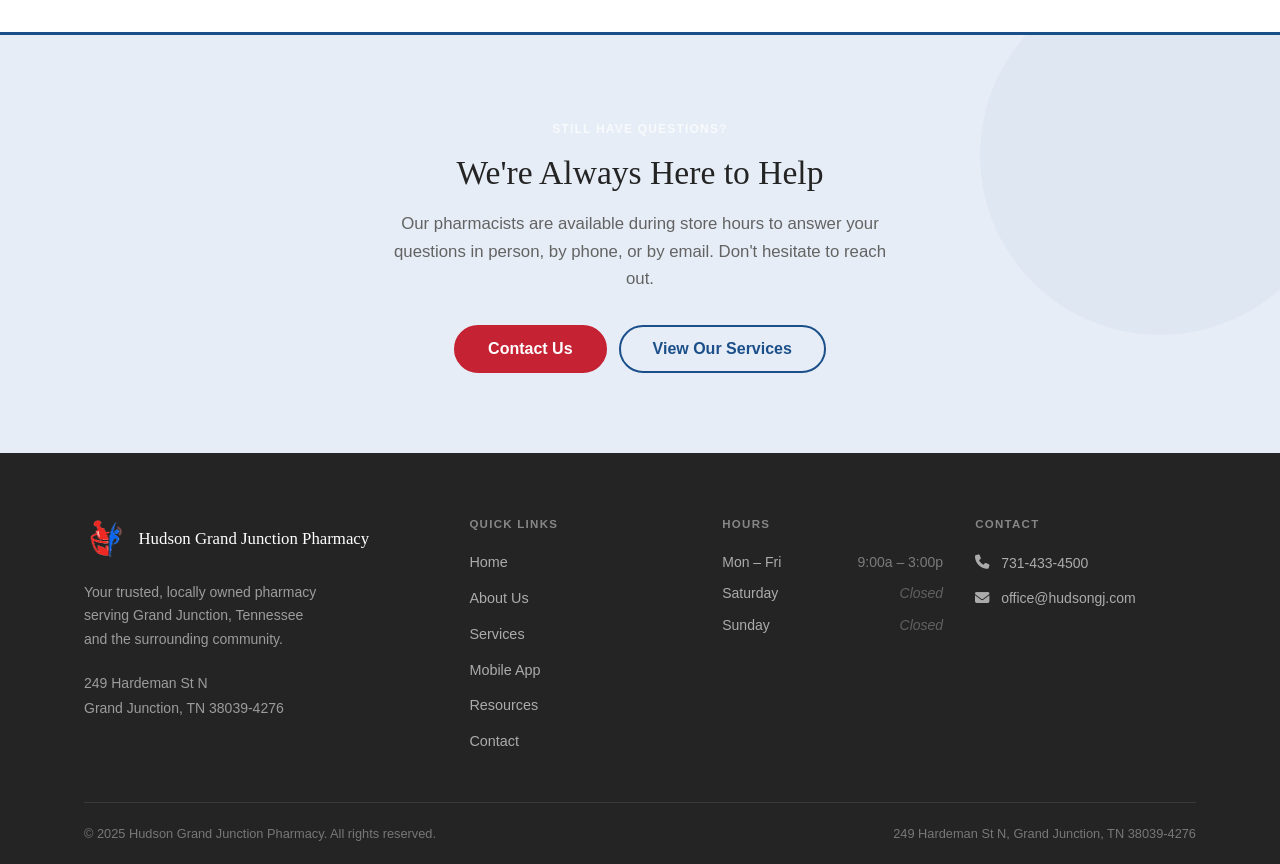
<file: resources.html>
<!DOCTYPE html>
<html lang="en">
<head>
  <meta charset="UTF-8" />
  <meta name="viewport" content="width=device-width, initial-scale=1.0" />
  <meta name="description" content="Patient resources from Hudson Grand Junction Pharmacy in Grand Junction, TN, including frequently asked questions, insurance information, and helpful pharmacy tips." />
  <title>Resources | Hudson Grand Junction Pharmacy</title>
  <link rel="stylesheet" href="styles.css" />
  <link rel="stylesheet" href="https://cdnjs.cloudflare.com/ajax/libs/font-awesome/6.5.1/css/all.min.css" />
</head>
<body>

  <!-- ============================================================
       SITE HEADER
       ============================================================ -->
  <header class="site-header">
    <div class="container header-inner">

      <a href="index.html" class="logo" aria-label="Hudson Grand Junction Pharmacy Home">
        <img src="assets/pharmacy-logo.png" alt="" class="logo-mark" />
        <div class="logo-text">
          <span class="logo-name">Hudson Grand Junction Pharmacy</span>
          <span class="logo-tagline">Grand Junction, Tennessee</span>
        </div>
      </a>

      <nav class="main-nav" id="main-nav" aria-label="Main navigation">
        <ul class="nav-list">
          <li><a href="index.html">Home</a></li>
          <li><a href="about.html">About Us</a></li>
          <li><a href="services.html">Services</a></li>
          <li><a href="mobile-app.html">Mobile App</a></li>
          <li><a href="resources.html">Resources</a></li>
          <li><a href="contact.html">Contact</a></li>
        </ul>
        <div class="nav-mobile-actions">
          <a href="https://hudsongrandjunction.rx365.com/medications" class="btn btn-accent btn-lg" target="_blank" rel="noopener">Refill a Prescription</a>
          <a href="contact.html#new-patient-request" class="btn btn-outline btn-lg">New Patient Sign-Up</a>
        </div>
      </nav>

      <div class="header-actions">
        <a href="https://hudsongrandjunction.rx365.com/medications" class="btn btn-accent" target="_blank" rel="noopener">Refill Rx</a>
        <a href="contact.html#new-patient-request" class="btn btn-outline">New Patient</a>
      </div>

      <button
        class="mobile-menu-toggle"
        id="mobile-menu-toggle"
        aria-controls="main-nav"
        aria-expanded="false"
        aria-label="Toggle navigation menu"
      >
        <span></span>
        <span></span>
        <span></span>
      </button>

    </div>
  </header>
  <!-- END SITE HEADER -->


  <main>

    <!-- ────────────────────────────────────────────────────────
         PAGE HERO
         ──────────────────────────────────────────────────────── -->
    <section class="page-hero" aria-labelledby="page-title">
      <div class="container page-hero-inner">
        <nav class="breadcrumb" aria-label="Breadcrumb">
          <a href="index.html">Home</a>
          <span class="breadcrumb-sep" aria-hidden="true">›</span>
          <span aria-current="page">Resources</span>
        </nav>
        <h1 id="page-title">Patient Resources</h1>
        <p>Answers, guidance, and helpful information to support your health and your pharmacy experience.</p>
      </div>
    </section>
    <!-- END PAGE HERO -->


    <!-- ────────────────────────────────────────────────────────
         INSURANCE & PAYMENT
         ──────────────────────────────────────────────────────── -->
    <section class="section section--alt" aria-labelledby="insurance-heading">
      <div class="container">
        <div class="section-header">
          <span class="section-label">Insurance &amp; Payment</span>
          <h2 id="insurance-heading">Coverage &amp; Payment Options</h2>
          <p>We work hard to make your prescriptions as affordable as possible. Here's what you need to know.</p>
        </div>

        <div class="insurance-grid">

          <div class="insurance-item">
            <h4>Major Insurance Plans</h4>
            <p>
              Hudson Grand Junction Pharmacy accepts most major commercial insurance plans. Bring your
              insurance card on your first visit and we'll verify your coverage. We're glad
              to answer any questions about your copay or benefits.
            </p>
          </div>

          <div class="insurance-item">
            <h4>Medicare Part D</h4>
            <p>
              We are enrolled with Medicare Part D and can process your prescriptions
              through most Part D plans. If you're not sure which plan is best for you,
              we can help you think through your options.
            </p>
          </div>

          <div class="insurance-item">
            <h4>TennCare / Medicaid</h4>
            <p>
              We accept TennCare and most Tennessee Medicaid managed care plans. Please
              bring your TennCare card to each visit so we can process your prescriptions
              accurately and quickly.
            </p>
          </div>

          <div class="insurance-item">
            <h4>No Insurance? We Can Help.</h4>
            <p>
              If you don't have prescription coverage, ask us about discount programs,
              manufacturer coupons, and generic alternatives. We will always try to find
              the most affordable option for your situation.
            </p>
          </div>

          <div class="insurance-item">
            <h4>Accepted Payment Methods</h4>
            <p>
              We accept cash, personal checks, and most major credit and debit cards
              including Visa, Mastercard, American Express, and Discover. HSA and FSA
              cards are also accepted for eligible purchases.
            </p>
          </div>

          <div class="insurance-item">
            <h4>Cost Transparency</h4>
            <p>
              We believe you should always know what you're paying before you pay it.
              If a prescription is more than you expected, ask us and we'll look for
              alternatives and explain your options clearly.
            </p>
          </div>

        </div>
      </div>
    </section>
    <!-- END INSURANCE & PAYMENT -->


    <!-- ────────────────────────────────────────────────────────
         TENNCARE DIAPER BENEFIT (DISABLED 2026-09-23: not yet enrolled.
         Delete this comment wrapper, and the matching END marker below,
         to re-enable once signed up.
    <section class="section benefit-highlight" id="tenncare-diaper-benefit" aria-labelledby="diaper-benefit-heading">
      <div class="container">
        <div class="section-header">
          <span class="section-label section-label--green">TennCare Benefit</span>
          <h2 id="diaper-benefit-heading">TennCare Diaper Benefit Available Here</h2>
          <p>
            TennCare and CoverKids members under age two are eligible for the TennCare
            Diaper Benefit, which provides up to 100 diapers per month from an approved
            list of brands and types. You can pick up diapers and see if you qualify by
            visiting the pharmacy counter. No prescription is required. Present your
            child's pharmacy card (or the parent's card if an infant card isn't available yet).
          </p>
        </div>

        <div class="benefit-cards">

          <div class="benefit-card">
            <div class="benefit-card-icon" aria-hidden="true"><i class="fa-solid fa-baby"></i></div>
            <h4>Who Qualifies</h4>
            <p>TennCare and CoverKids members under age two.</p>
          </div>

          <div class="benefit-card">
            <div class="benefit-card-icon" aria-hidden="true"><i class="fa-solid fa-box-open"></i></div>
            <h4>What You Get</h4>
            <p>Up to 100 diapers per month, from an approved list of brands and types.</p>
          </div>

          <div class="benefit-card">
            <div class="benefit-card-icon" aria-hidden="true"><i class="fa-solid fa-id-card"></i></div>
            <h4>How to Redeem</h4>
            <p>
              Stop by the pharmacy counter. No prescription required. Bring your child's
              pharmacy card, or the parent's card if an infant card isn't available yet.
            </p>
          </div>

        </div>

        <div class="benefit-cta-row">
          <p class="benefit-note">
            Questions about the benefit? Call OptumRx at
            <a href="tel:8888161680">888-816-1680</a>.
          </p>
          <a
            href="https://www.tn.gov/tenncare/members-applicants/benefits-services/diapers.html"
            class="btn btn-outline"
            target="_blank"
            rel="noopener"
          >
            TennCare Benefit Services
          </a>
        </div>
      </div>
    </section>
    END TENNCARE DIAPER BENEFIT -->


    <!-- ────────────────────────────────────────────────────────
         FREQUENTLY ASKED QUESTIONS
         ──────────────────────────────────────────────────────── -->
    <section class="section section--white" aria-labelledby="faq-heading">
      <div class="container">
        <div class="section-header">
          <span class="section-label">FAQ</span>
          <h2 id="faq-heading">Frequently Asked Questions</h2>
          <p>Can't find what you're looking for? <a href="contact.html">Contact us</a> and we'll be happy to help.</p>
        </div>

        <div class="faq-list" role="list">

          <div class="faq-item" role="listitem">
            <button class="faq-question" aria-expanded="false">
              How do I transfer my prescriptions to Hudson Grand Junction Pharmacy?
              <span class="faq-toggle" aria-hidden="true">+</span>
            </button>
            <div class="faq-answer">
              Transferring is easy and free. Just bring in your current prescription bottles
              or the name and phone number of your previous pharmacy. Our team will contact
              them directly and handle all the details. In most cases, your prescriptions
              will be ready the same day. You can also call us at 731-433-4500 and we'll
              walk you through it over the phone.
            </div>
          </div>

          <div class="faq-item" role="listitem">
            <button class="faq-question" aria-expanded="false">
              How do I request a prescription refill?
              <span class="faq-toggle" aria-hidden="true">+</span>
            </button>
            <div class="faq-answer">
              You can request a refill in several ways: through our mobile app, by calling us
              at 731-433-4500, or by stopping in during store hours. For ongoing maintenance
              medications, ask us about setting up automatic refill reminders so you're always
              stocked up before you run out.
            </div>
          </div>

          <div class="faq-item" role="listitem">
            <button class="faq-question" aria-expanded="false">
              How long does it take to fill a new prescription?
              <span class="faq-toggle" aria-hidden="true">+</span>
            </button>
            <div class="faq-answer">
              Most new prescriptions are filled within 15–30 minutes, depending on our current
              volume. If we anticipate any delay, for example, if we need to order a specific
              medication, we'll let you know right away so you can plan accordingly. We always
              aim to have your prescription ready as quickly as possible without compromising
              accuracy.
            </div>
          </div>

          <div class="faq-item" role="listitem">
            <button class="faq-question" aria-expanded="false">
              Do you accept my insurance?
              <span class="faq-toggle" aria-hidden="true">+</span>
            </button>
            <div class="faq-answer">
              We work with most major insurance plans, including commercial insurance, Medicare
              Part D, and Medicaid. If you're unsure whether your plan is accepted, give us a
              call at 731-433-4500 before you come in and we'll verify for you. We're also glad
              to help you understand your copay and any coverage questions you may have.
            </div>
          </div>

          <div class="faq-item" role="listitem">
            <button class="faq-question" aria-expanded="false">
              Can you help if I can't afford my medication?
              <span class="faq-toggle" aria-hidden="true">+</span>
            </button>
            <div class="faq-answer">
              Absolutely. We understand that prescription costs can be a real concern. Our team
              can check for manufacturer discount programs, patient assistance programs, and
              generic alternatives that may significantly reduce your out-of-pocket cost. Don't
              hesitate to ask. We'd rather find you a solution than have you go without
              important medication.
            </div>
          </div>

          <div class="faq-item" role="listitem">
            <button class="faq-question" aria-expanded="false">
              Do you offer immunizations and vaccinations?
              <span class="faq-toggle" aria-hidden="true">+</span>
            </button>
            <div class="faq-answer">
              Yes. We administer a range of vaccines including flu shots, pneumonia vaccines,
              shingles vaccines, and more. Most vaccinations do not require an appointment.
              You can stop in during regular store hours. We recommend calling ahead at
              731-433-4500 to confirm current availability and to check whether your insurance
              covers the vaccination at a pharmacy.
            </div>
          </div>

          <div class="faq-item" role="listitem">
            <button class="faq-question" aria-expanded="false">
              What should I do if I have a question about my medication?
              <span class="faq-toggle" aria-hidden="true">+</span>
            </button>
            <div class="faq-answer">
              Call us, come in, or send us an email. Our pharmacists are always available to
              answer questions about dosing, side effects, interactions, or anything else on
              your mind. No question is too small. Understanding your medication is important
              for your safety and peace of mind.
            </div>
          </div>

          <div class="faq-item" role="listitem">
            <button class="faq-question" aria-expanded="false">
              Can I pick up a prescription for a family member?
              <span class="faq-toggle" aria-hidden="true">+</span>
            </button>
            <div class="faq-answer">
              In most cases, yes. You may pick up a prescription on behalf of a family member
              or caregiver. You'll need to provide their name, date of birth, and the address
              on file. For controlled substances, there may be additional requirements. If
              you're unsure, give us a call before coming in and we'll let you know what to
              bring.
            </div>
          </div>

        </div>
      </div>
    </section>
    <!-- END FAQ -->


    <!-- ────────────────────────────────────────────────────────
         HELPFUL TIPS
         ──────────────────────────────────────────────────────── -->
    <section class="section section--white" aria-labelledby="tips-heading">
      <div class="container">
        <div class="section-header">
          <span class="section-label">Helpful Guidance</span>
          <h2 id="tips-heading">Tips for Managing Your Medications</h2>
          <p>Small habits can make a big difference in how well your medications work for you.</p>
        </div>

        <div class="tips-list">

          <div class="tip-item">
            <div class="tip-icon" aria-hidden="true"><i class="fa-solid fa-clipboard-list"></i></div>
            <div>
              <h4>Keep a Medication List</h4>
              <p>
                Maintain an up-to-date list of all your prescriptions, over-the-counter
                medications, vitamins, and supplements. Bring it to every doctor's appointment
                and share it with your pharmacist. This helps us catch potential interactions
                before they become a problem.
              </p>
            </div>
          </div>

          <div class="tip-item">
            <div class="tip-icon" aria-hidden="true"><i class="fa-solid fa-clock"></i></div>
            <div>
              <h4>Refill Before You Run Out</h4>
              <p>
                Request your refill a few days before your last dose, don't wait until
                the bottle is empty. This allows time for processing and avoids gaps in
                your medication schedule. Our app can send you automatic reminders to help
                you stay on track.
              </p>
            </div>
          </div>

          <div class="tip-item">
            <div class="tip-icon" aria-hidden="true"><i class="fa-solid fa-comments"></i></div>
            <div>
              <h4>Always Ask Questions</h4>
              <p>
                If you don't understand what a medication is for, how to take it, or what
                side effects to watch for, ask your pharmacist before you leave. That's
                exactly what we're here for. Never take a medication you don't fully
                understand.
              </p>
            </div>
          </div>

          <div class="tip-item">
            <div class="tip-icon" aria-hidden="true"><i class="fa-solid fa-temperature-half"></i></div>
            <div>
              <h4>Store Medications Properly</h4>
              <p>
                Most medications should be stored at room temperature, away from heat,
                light, and humidity. The bathroom medicine cabinet, despite its name,
                is often not the best place. When in doubt, ask us about proper storage
                for your specific medications.
              </p>
            </div>
          </div>

          <div class="tip-item">
            <div class="tip-icon" aria-hidden="true"><i class="fa-solid fa-arrows-rotate"></i></div>
            <div>
              <h4>Don't Skip Doses or Stop Early</h4>
              <p>
                For many medications, especially antibiotics, completing the full course
                is important even if you feel better. Stopping too soon can allow the
                condition to return or become harder to treat. If you're experiencing
                side effects, call us before stopping, as we may be able to help.
              </p>
            </div>
          </div>

          <div class="tip-item">
            <div class="tip-icon" aria-hidden="true"><i class="fa-solid fa-recycle"></i></div>
            <div>
              <h4>Dispose of Old Medications Safely</h4>
              <p>
                Don't flush unused medications or throw them in the trash. Many communities
                have medication drop-off programs for safe disposal. Ask us about local
                disposal options, and we're happy to point you in the right direction.
              </p>
            </div>
          </div>

        </div>
      </div>
    </section>
    <!-- END HELPFUL TIPS -->


    <!-- ────────────────────────────────────────────────────────
         CTA STRIP
         ──────────────────────────────────────────────────────── -->
    <section class="cta-strip" aria-labelledby="resources-cta-heading">
      <div class="container">
        <span class="section-label section-label--light">Still Have Questions?</span>
        <h2 id="resources-cta-heading">We're Always Here to Help</h2>
        <p>
          Our pharmacists are available during store hours to answer your questions
          in person, by phone, or by email. Don't hesitate to reach out.
        </p>
        <div class="btn-group">
          <a href="contact.html" class="btn btn-accent btn-lg">Contact Us</a>
          <a href="services.html" class="btn btn-outline btn-lg">View Our Services</a>
        </div>
      </div>
    </section>
    <!-- END CTA STRIP -->

  </main>


  <!-- ============================================================
       SITE FOOTER
       ============================================================ -->
  <footer class="site-footer" aria-label="Site footer">
    <div class="container">
      <div class="footer-grid">

        <div class="footer-col">
          <a href="index.html" class="footer-logo" aria-label="Hudson Grand Junction Pharmacy Home">
            <img src="assets/pharmacy-logo.png" alt="" class="footer-logo-mark" />
            <span class="footer-logo-name">Hudson Grand Junction Pharmacy</span>
          </a>
          <p class="footer-tagline">
            Your trusted, locally owned pharmacy serving Grand Junction, Tennessee
            and the surrounding community.
          </p>
          <address class="footer-address">
            249 Hardeman St N<br>
            Grand Junction, TN 38039-4276
          </address>
        </div>

        <div class="footer-col">
          <h4>Quick Links</h4>
          <nav class="footer-links" aria-label="Footer navigation">
            <a href="index.html">Home</a>
            <a href="about.html">About Us</a>
            <a href="services.html">Services</a>
            <a href="mobile-app.html">Mobile App</a>
            <a href="resources.html">Resources</a>
            <a href="contact.html">Contact</a>
          </nav>
        </div>

        <div class="footer-col">
          <h4>Hours</h4>
          <div class="footer-hours">
            <div class="footer-hours-row">
              <span>Mon – Fri</span>
              <span>9:00a – 3:00p</span>
            </div>
            <div class="footer-hours-row">
              <span>Saturday</span>
              <span class="closed">Closed</span>
            </div>
            <div class="footer-hours-row">
              <span>Sunday</span>
              <span class="closed">Closed</span>
            </div>
          </div>
        </div>

        <div class="footer-col">
          <h4>Contact</h4>
          <div class="footer-contact-links">
            <a href="tel:7314334500" class="footer-contact-link">
              <span aria-hidden="true"><i class="fa-solid fa-phone"></i></span> 731-433-4500
            </a>
            <a href="mailto:office@hudsongj.com" class="footer-contact-link">
              <span aria-hidden="true"><i class="fa-solid fa-envelope"></i></span> office@hudsongj.com
            </a>
          </div>
        </div>

      </div>

      <div class="footer-bottom">
        <span>&copy; 2025 Hudson Grand Junction Pharmacy. All rights reserved.</span>
        <span>249 Hardeman St N, Grand Junction, TN 38039-4276</span>
      </div>
    </div>
  </footer>
  <!-- END SITE FOOTER -->


  <script src="script.js"></script>
</body>
</html>
</file>
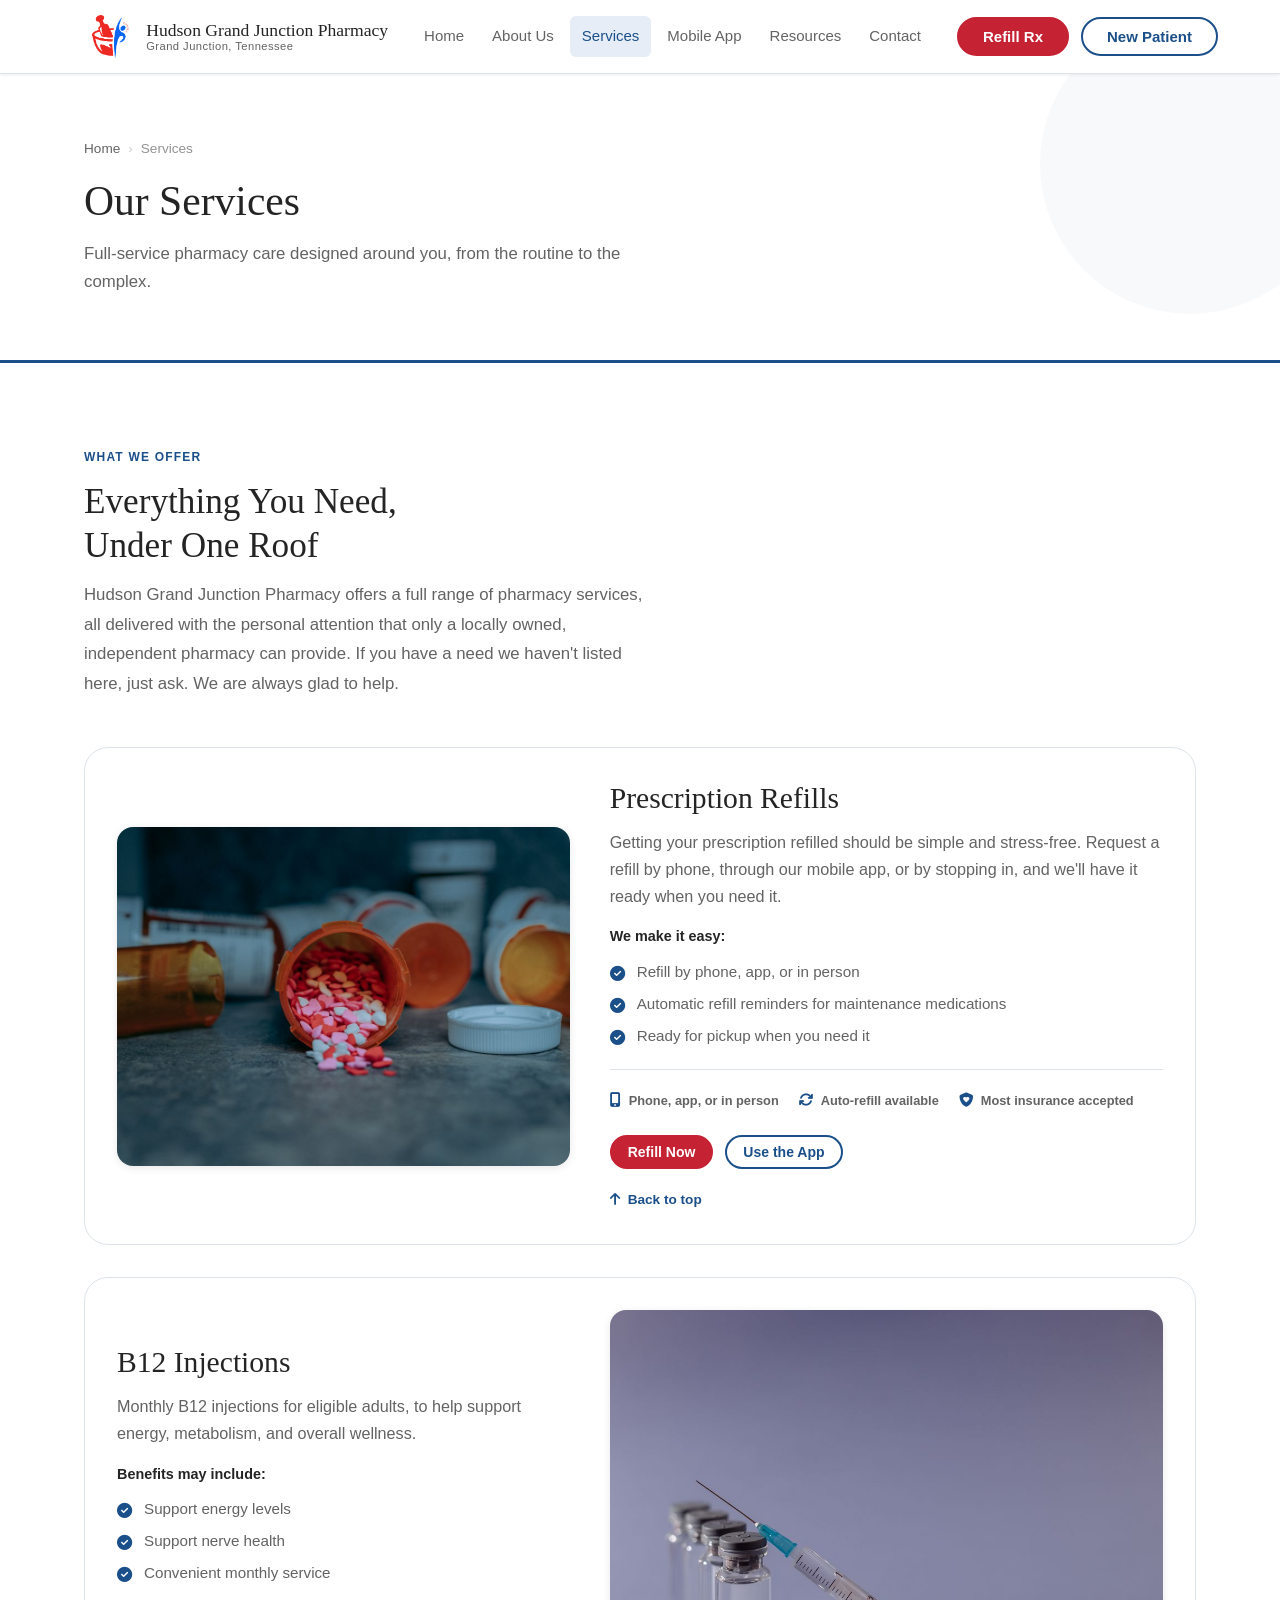
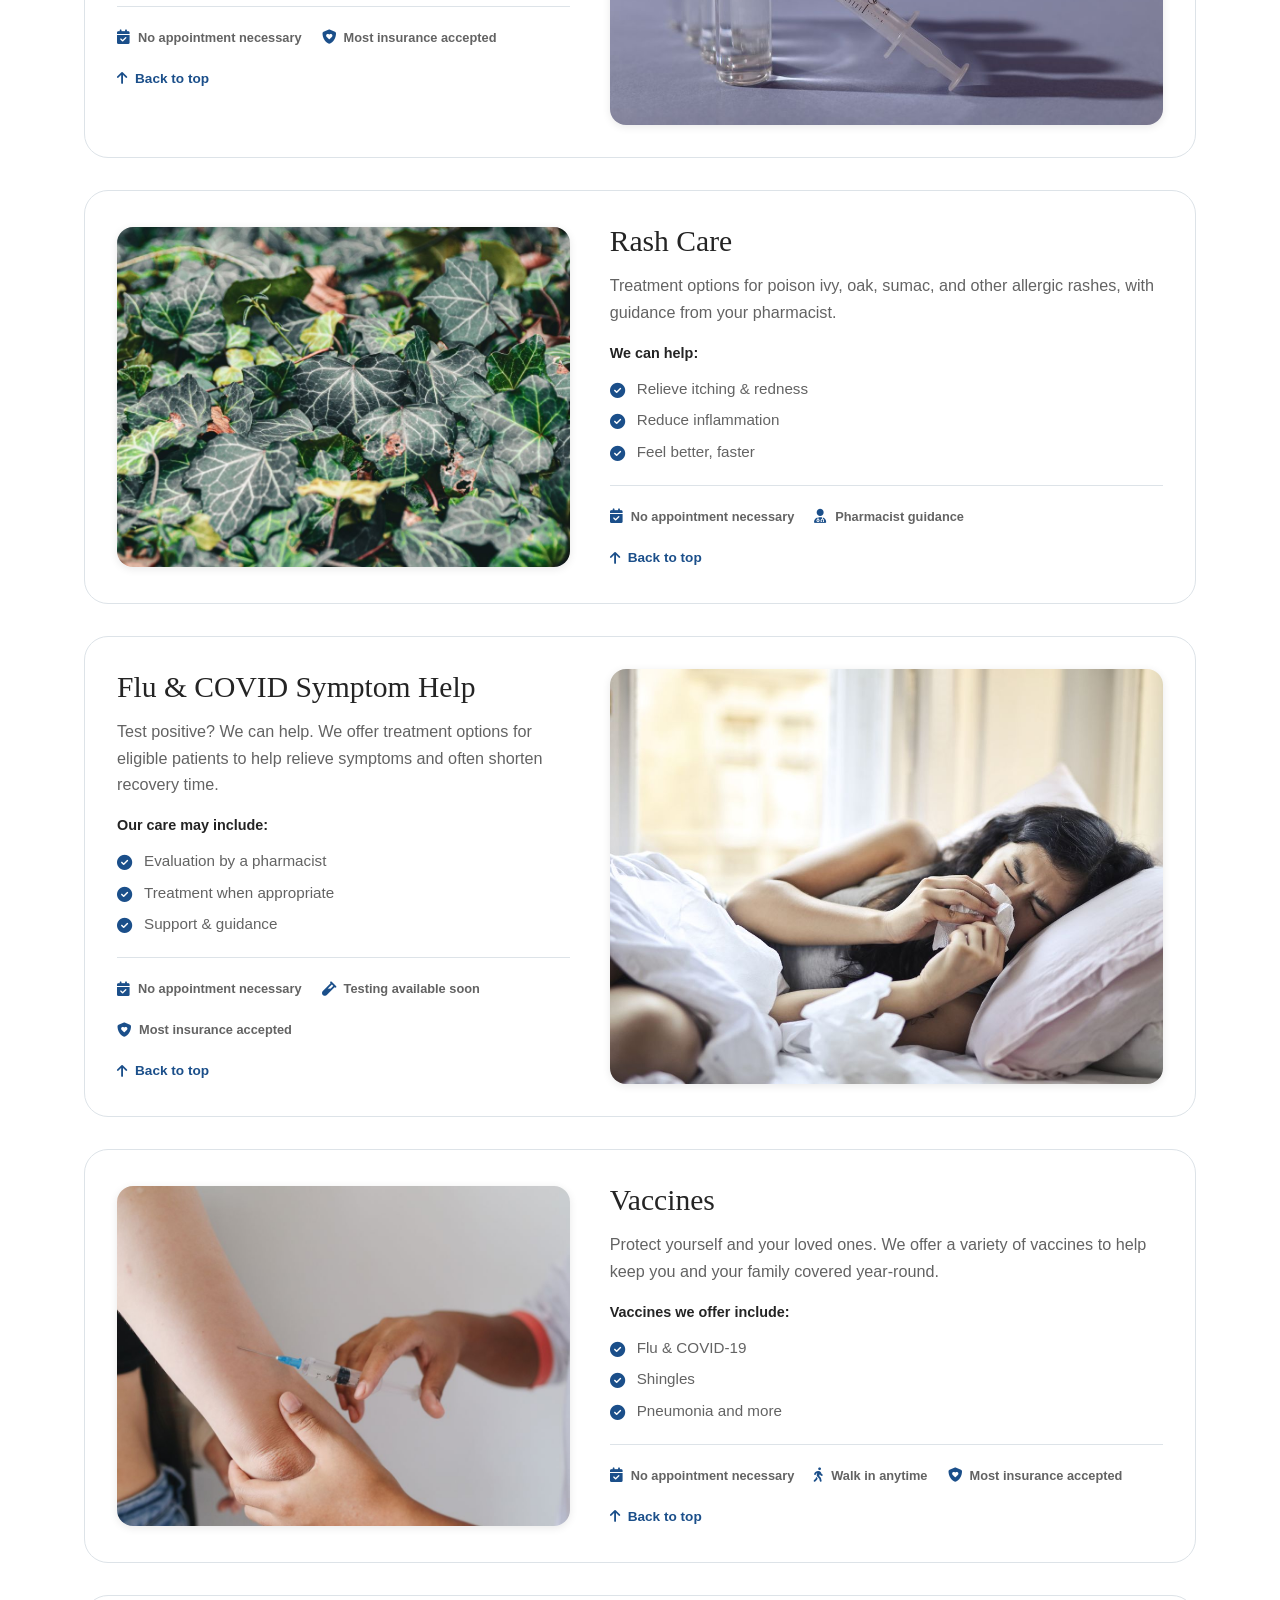
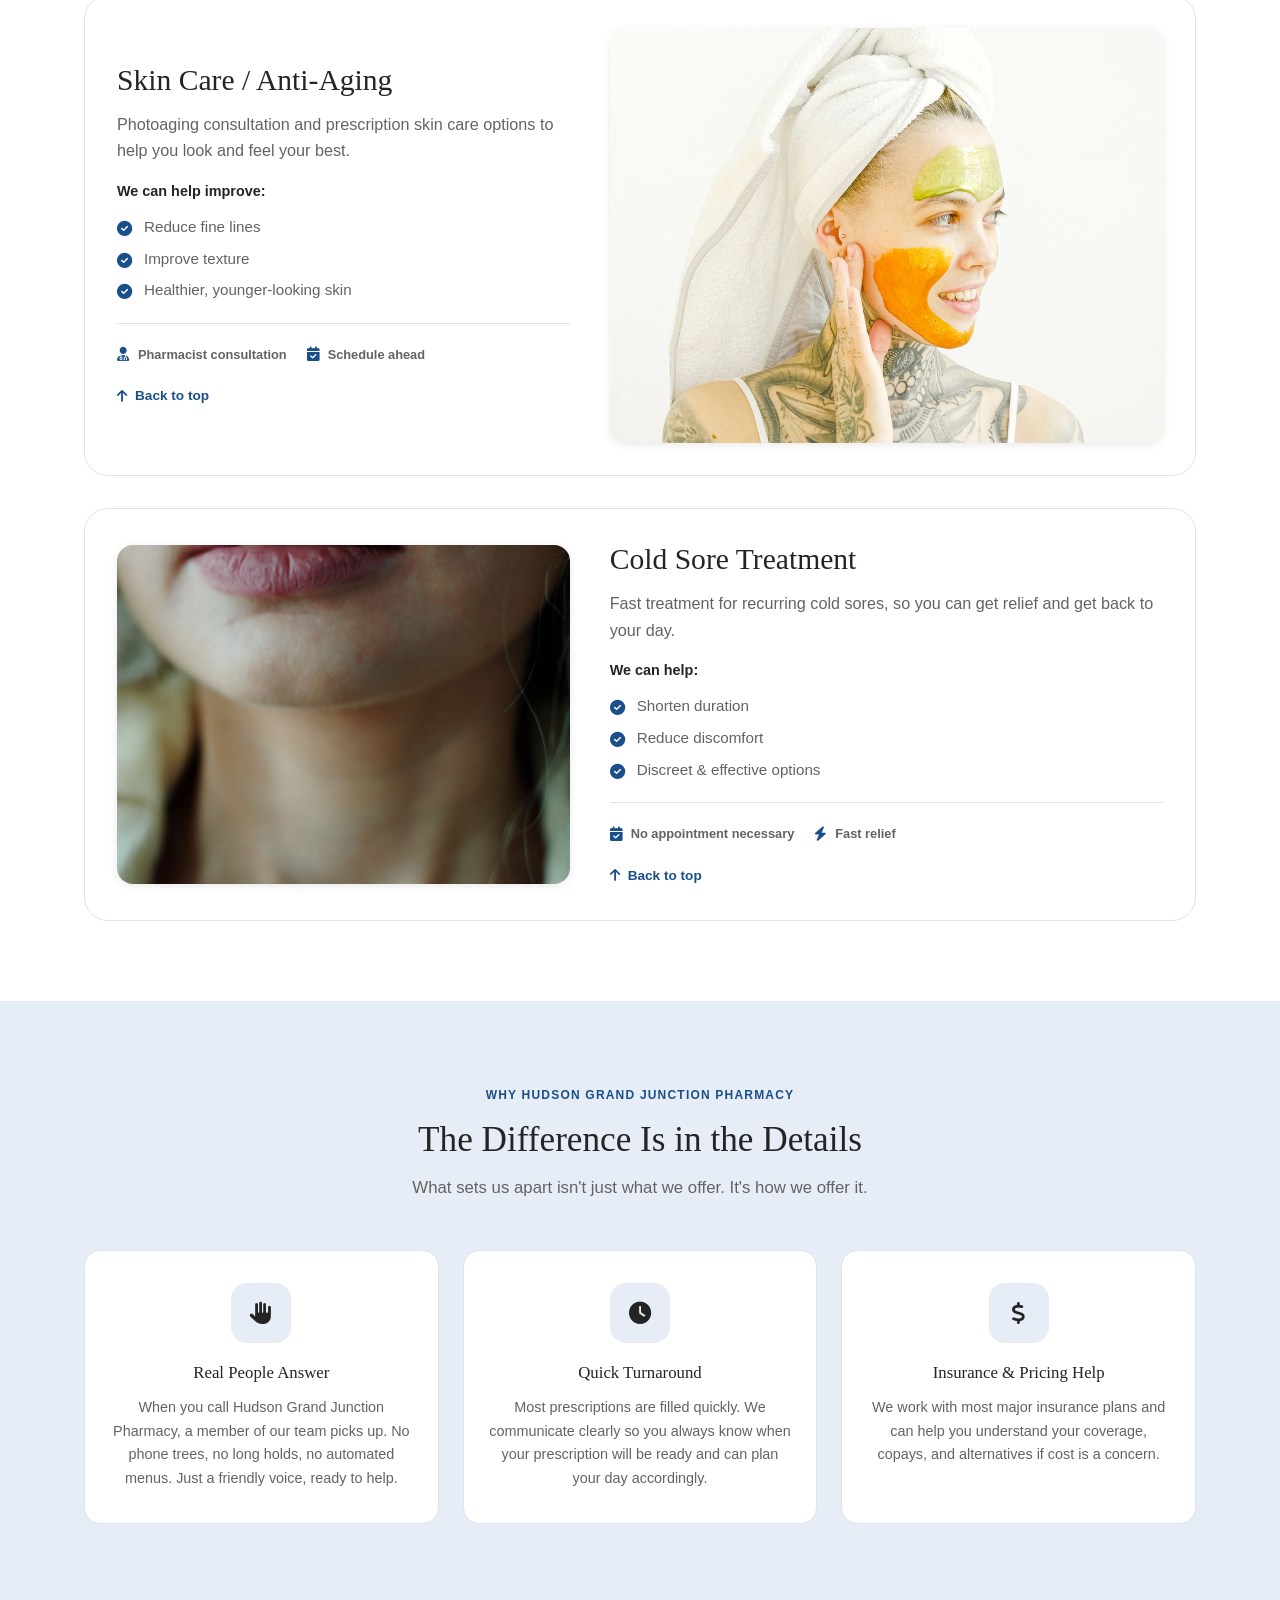
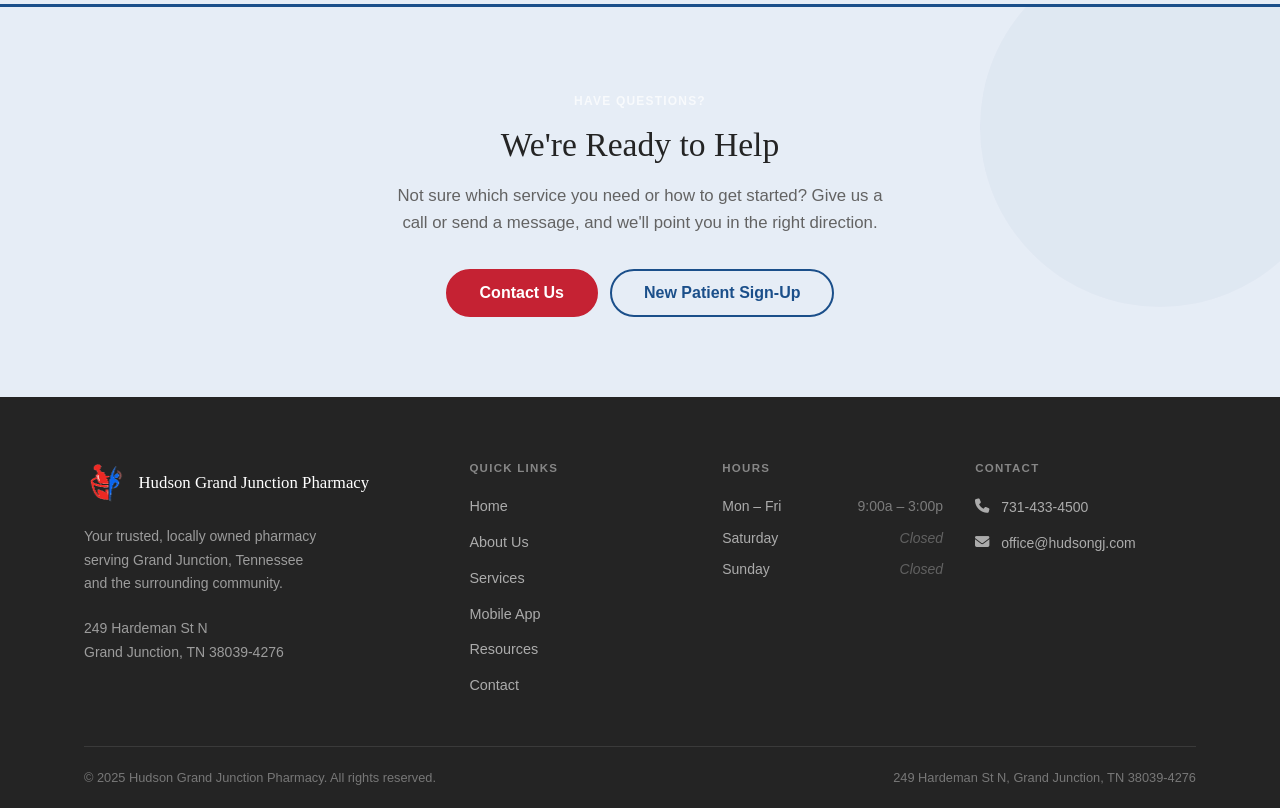
<file: services.html>
<!DOCTYPE html>
<html lang="en">
<head>
  <meta charset="UTF-8" />
  <meta name="viewport" content="width=device-width, initial-scale=1.0" />
  <meta name="description" content="Hudson Grand Junction Pharmacy in Grand Junction, TN offers prescription refills, medication counseling, immunizations, prescription transfers, and more. Personalized care from a local team." />
  <title>Services | Hudson Grand Junction Pharmacy</title>
  <link rel="stylesheet" href="styles.css" />
  <link rel="stylesheet" href="https://cdnjs.cloudflare.com/ajax/libs/font-awesome/6.5.1/css/all.min.css" />
</head>
<body>

  <!-- ============================================================
       SITE HEADER
       ============================================================ -->
  <header class="site-header">
    <div class="container header-inner">

      <a href="index.html" class="logo" aria-label="Hudson Grand Junction Pharmacy Home">
        <img src="assets/pharmacy-logo.png" alt="" class="logo-mark" />
        <div class="logo-text">
          <span class="logo-name">Hudson Grand Junction Pharmacy</span>
          <span class="logo-tagline">Grand Junction, Tennessee</span>
        </div>
      </a>

      <nav class="main-nav" id="main-nav" aria-label="Main navigation">
        <ul class="nav-list">
          <li><a href="index.html">Home</a></li>
          <li><a href="about.html">About Us</a></li>
          <li><a href="services.html">Services</a></li>
          <li><a href="mobile-app.html">Mobile App</a></li>
          <li><a href="resources.html">Resources</a></li>
          <li><a href="contact.html">Contact</a></li>
        </ul>
        <div class="nav-mobile-actions">
          <a href="https://hudsongrandjunction.rx365.com/medications" class="btn btn-accent btn-lg" target="_blank" rel="noopener">Refill a Prescription</a>
          <a href="contact.html#new-patient-request" class="btn btn-outline btn-lg">New Patient Sign-Up</a>
        </div>
      </nav>

      <div class="header-actions">
        <a href="https://hudsongrandjunction.rx365.com/medications" class="btn btn-accent" target="_blank" rel="noopener">Refill Rx</a>
        <a href="contact.html#new-patient-request" class="btn btn-outline">New Patient</a>
      </div>

      <button
        class="mobile-menu-toggle"
        id="mobile-menu-toggle"
        aria-controls="main-nav"
        aria-expanded="false"
        aria-label="Toggle navigation menu"
      >
        <span></span>
        <span></span>
        <span></span>
      </button>

    </div>
  </header>
  <!-- END SITE HEADER -->


  <main>

    <!-- ────────────────────────────────────────────────────────
         PAGE HERO
         ──────────────────────────────────────────────────────── -->
    <section class="page-hero" id="services-top" aria-labelledby="page-title">
      <div class="container page-hero-inner">
        <nav class="breadcrumb" aria-label="Breadcrumb">
          <a href="index.html">Home</a>
          <span class="breadcrumb-sep" aria-hidden="true">›</span>
          <span aria-current="page">Services</span>
        </nav>
        <h1 id="page-title">Our Services</h1>
        <p>Full-service pharmacy care designed around you, from the routine to the complex.</p>
      </div>
    </section>
    <!-- END PAGE HERO -->


    <!-- ────────────────────────────────────────────────────────
         SERVICES INTRO
         ──────────────────────────────────────────────────────── -->
    <section class="section section--white" aria-labelledby="services-intro-heading">
      <div class="container">
        <div class="section-header">
          <span class="section-label">What We Offer</span>
          <h2 id="services-intro-heading">Everything You Need,<br>Under One Roof</h2>
          <p class="content-lead">
            Hudson Grand Junction Pharmacy offers a full range of pharmacy services, all delivered with the
            personal attention that only a locally owned, independent pharmacy can provide.
            If you have a need we haven't listed here, just ask. We are always glad to help.
          </p>
        </div>

        <div class="service-details">

          <!-- Prescription Refills -->
          <article class="service-detail" id="svc-refills" aria-labelledby="svc-refills-h">
            <div class="service-detail-media">
              <img src="assets/img/prescription-refills.jpg" alt="Prescription pill bottle with medication" width="1000" height="750" loading="lazy" />
            </div>
            <div class="service-detail-body">
              <h2 id="svc-refills-h">Prescription Refills</h2>
              <p class="service-detail-lead">
                Getting your prescription refilled should be simple and stress-free. Request a
                refill by phone, through our mobile app, or by stopping in, and we'll have it
                ready when you need it.
              </p>
              <p class="service-detail-sub">We make it easy:</p>
              <ul class="service-check">
                <li>Refill by phone, app, or in person</li>
                <li>Automatic refill reminders for maintenance medications</li>
                <li>Ready for pickup when you need it</li>
              </ul>
              <div class="service-badges">
                <span class="service-badge"><i class="fa-solid fa-mobile-screen-button" aria-hidden="true"></i> Phone, app, or in person</span>
                <span class="service-badge"><i class="fa-solid fa-arrows-rotate" aria-hidden="true"></i> Auto-refill available</span>
                <span class="service-badge"><i class="fa-solid fa-shield-heart" aria-hidden="true"></i> Most insurance accepted</span>
              </div>
              <div class="btn-group mt-6">
                <a href="https://hudsongrandjunction.rx365.com/medications" class="btn btn-accent btn-sm" target="_blank" rel="noopener">Refill Now</a>
                <a href="mobile-app.html" class="btn btn-outline btn-sm">Use the App</a>
              </div>
              <a href="#services-top" class="service-back"><i class="fa-solid fa-arrow-up" aria-hidden="true"></i> Back to top</a>
            </div>
          </article>

          <!-- B12 Injections -->
          <article class="service-detail" id="svc-b12" aria-labelledby="svc-b12-h">
            <div class="service-detail-media">
              <img src="assets/img/b12-injections.jpg" alt="Syringe resting beside clinical vials" width="1000" height="750" loading="lazy" />
            </div>
            <div class="service-detail-body">
              <h2 id="svc-b12-h">B12 Injections</h2>
              <p class="service-detail-lead">
                Monthly B12 injections for eligible adults, to help support energy, metabolism,
                and overall wellness.
              </p>
              <p class="service-detail-sub">Benefits may include:</p>
              <ul class="service-check">
                <li>Support energy levels</li>
                <li>Support nerve health</li>
                <li>Convenient monthly service</li>
              </ul>
              <div class="service-badges">
                <span class="service-badge"><i class="fa-solid fa-calendar-check" aria-hidden="true"></i> No appointment necessary</span>
                <span class="service-badge"><i class="fa-solid fa-shield-heart" aria-hidden="true"></i> Most insurance accepted</span>
              </div>
              <a href="#services-top" class="service-back"><i class="fa-solid fa-arrow-up" aria-hidden="true"></i> Back to top</a>
            </div>
          </article>

          <!-- Rash Care -->
          <article class="service-detail" id="svc-rash" aria-labelledby="svc-rash-h">
            <div class="service-detail-media">
              <img src="assets/img/rash-care.jpg" alt="Green poison ivy leaves" width="1000" height="750" loading="lazy" />
            </div>
            <div class="service-detail-body">
              <h2 id="svc-rash-h">Rash Care</h2>
              <p class="service-detail-lead">
                Treatment options for poison ivy, oak, sumac, and other allergic rashes, with
                guidance from your pharmacist.
              </p>
              <p class="service-detail-sub">We can help:</p>
              <ul class="service-check">
                <li>Relieve itching &amp; redness</li>
                <li>Reduce inflammation</li>
                <li>Feel better, faster</li>
              </ul>
              <div class="service-badges">
                <span class="service-badge"><i class="fa-solid fa-calendar-check" aria-hidden="true"></i> No appointment necessary</span>
                <span class="service-badge"><i class="fa-solid fa-user-doctor" aria-hidden="true"></i> Pharmacist guidance</span>
              </div>
              <a href="#services-top" class="service-back"><i class="fa-solid fa-arrow-up" aria-hidden="true"></i> Back to top</a>
            </div>
          </article>

          <!-- Flu & COVID Symptom Help -->
          <article class="service-detail" id="svc-flu-covid" aria-labelledby="svc-flu-covid-h">
            <div class="service-detail-media">
              <img src="assets/img/flu-covid.jpg" alt="Person with a cold blowing their nose into a tissue" width="1000" height="750" loading="lazy" />
            </div>
            <div class="service-detail-body">
              <h2 id="svc-flu-covid-h">Flu &amp; COVID Symptom Help</h2>
              <p class="service-detail-lead">
                Test positive? We can help. We offer treatment options for eligible patients to
                help relieve symptoms and often shorten recovery time.
              </p>
              <p class="service-detail-sub">Our care may include:</p>
              <ul class="service-check">
                <li>Evaluation by a pharmacist</li>
                <li>Treatment when appropriate</li>
                <li>Support &amp; guidance</li>
              </ul>
              <div class="service-badges">
                <span class="service-badge"><i class="fa-solid fa-calendar-check" aria-hidden="true"></i> No appointment necessary</span>
                <span class="service-badge"><i class="fa-solid fa-vial" aria-hidden="true"></i> Testing available soon</span>
                <span class="service-badge"><i class="fa-solid fa-shield-heart" aria-hidden="true"></i> Most insurance accepted</span>
              </div>
              <a href="#services-top" class="service-back"><i class="fa-solid fa-arrow-up" aria-hidden="true"></i> Back to top</a>
            </div>
          </article>

          <!-- Vaccines -->
          <article class="service-detail" id="svc-vaccines" aria-labelledby="svc-vaccines-h">
            <div class="service-detail-media">
              <img src="assets/img/vaccines.jpg" alt="A vaccine being administered into an upper arm" width="1000" height="750" loading="lazy" />
            </div>
            <div class="service-detail-body">
              <h2 id="svc-vaccines-h">Vaccines</h2>
              <p class="service-detail-lead">
                Protect yourself and your loved ones. We offer a variety of vaccines to help
                keep you and your family covered year-round.
              </p>
              <p class="service-detail-sub">Vaccines we offer include:</p>
              <ul class="service-check">
                <li>Flu &amp; COVID-19</li>
                <li>Shingles</li>
                <li>Pneumonia and more</li>
              </ul>
              <div class="service-badges">
                <span class="service-badge"><i class="fa-solid fa-calendar-check" aria-hidden="true"></i> No appointment necessary</span>
                <span class="service-badge"><i class="fa-solid fa-person-walking" aria-hidden="true"></i> Walk in anytime</span>
                <span class="service-badge"><i class="fa-solid fa-shield-heart" aria-hidden="true"></i> Most insurance accepted</span>
              </div>
              <a href="#services-top" class="service-back"><i class="fa-solid fa-arrow-up" aria-hidden="true"></i> Back to top</a>
            </div>
          </article>

          <!-- Skin Care / Anti-Aging -->
          <article class="service-detail" id="svc-skin" aria-labelledby="svc-skin-h">
            <div class="service-detail-media">
              <img src="assets/img/skin-care.jpg" alt="Woman applying a facial skincare treatment" width="1000" height="750" loading="lazy" />
            </div>
            <div class="service-detail-body">
              <h2 id="svc-skin-h">Skin Care / Anti-Aging</h2>
              <p class="service-detail-lead">
                Photoaging consultation and prescription skin care options to help you look and
                feel your best.
              </p>
              <p class="service-detail-sub">We can help improve:</p>
              <ul class="service-check">
                <li>Reduce fine lines</li>
                <li>Improve texture</li>
                <li>Healthier, younger-looking skin</li>
              </ul>
              <div class="service-badges">
                <span class="service-badge"><i class="fa-solid fa-user-doctor" aria-hidden="true"></i> Pharmacist consultation</span>
                <span class="service-badge"><i class="fa-solid fa-calendar-check" aria-hidden="true"></i> Schedule ahead</span>
              </div>
              <a href="#services-top" class="service-back"><i class="fa-solid fa-arrow-up" aria-hidden="true"></i> Back to top</a>
            </div>
          </article>

          <!-- Cold Sore Treatment -->
          <article class="service-detail" id="svc-cold-sore" aria-labelledby="svc-cold-sore-h">
            <div class="service-detail-media">
              <img src="assets/img/cold-sore.jpg" alt="Close-up of healthy lips" width="1000" height="750" loading="lazy" />
            </div>
            <div class="service-detail-body">
              <h2 id="svc-cold-sore-h">Cold Sore Treatment</h2>
              <p class="service-detail-lead">
                Fast treatment for recurring cold sores, so you can get relief and get back to
                your day.
              </p>
              <p class="service-detail-sub">We can help:</p>
              <ul class="service-check">
                <li>Shorten duration</li>
                <li>Reduce discomfort</li>
                <li>Discreet &amp; effective options</li>
              </ul>
              <div class="service-badges">
                <span class="service-badge"><i class="fa-solid fa-calendar-check" aria-hidden="true"></i> No appointment necessary</span>
                <span class="service-badge"><i class="fa-solid fa-bolt" aria-hidden="true"></i> Fast relief</span>
              </div>
              <a href="#services-top" class="service-back"><i class="fa-solid fa-arrow-up" aria-hidden="true"></i> Back to top</a>
            </div>
          </article>

        </div>
      </div>
    </section>
    <!-- END SERVICES INTRO -->


    <!-- ────────────────────────────────────────────────────────
         QUICK HIGHLIGHTS
         ──────────────────────────────────────────────────────── -->
    <section class="section section--alt" aria-labelledby="highlights-heading">
      <div class="container">
        <div class="section-header section-header--center">
          <span class="section-label">Why Hudson Grand Junction Pharmacy</span>
          <h2 id="highlights-heading">The Difference Is in the Details</h2>
          <p>What sets us apart isn't just what we offer. It's how we offer it.</p>
        </div>

        <div class="grid-3">

          <div class="feature-card">
            <div class="feature-card-icon" aria-hidden="true"><i class="fa-solid fa-hand"></i></div>
            <h3>Real People Answer</h3>
            <p>
              When you call Hudson Grand Junction Pharmacy, a member of our team picks up. No phone trees,
              no long holds, no automated menus. Just a friendly voice, ready to help.
            </p>
          </div>

          <div class="feature-card">
            <div class="feature-card-icon" aria-hidden="true"><i class="fa-solid fa-clock"></i></div>
            <h3>Quick Turnaround</h3>
            <p>
              Most prescriptions are filled quickly. We communicate clearly so you always
              know when your prescription will be ready and can plan your day accordingly.
            </p>
          </div>

          <div class="feature-card">
            <div class="feature-card-icon" aria-hidden="true"><i class="fa-solid fa-dollar-sign"></i></div>
            <h3>Insurance &amp; Pricing Help</h3>
            <p>
              We work with most major insurance plans and can help you understand your
              coverage, copays, and alternatives if cost is a concern.
            </p>
          </div>

        </div>
      </div>
    </section>
    <!-- END QUICK HIGHLIGHTS -->


    <!-- ────────────────────────────────────────────────────────
         CTA STRIP
         ──────────────────────────────────────────────────────── -->
    <section class="cta-strip" aria-labelledby="services-cta-heading">
      <div class="container">
        <span class="section-label section-label--light">Have Questions?</span>
        <h2 id="services-cta-heading">We're Ready to Help</h2>
        <p>
          Not sure which service you need or how to get started? Give us a call or
          send a message, and we'll point you in the right direction.
        </p>
        <div class="btn-group">
          <a href="contact.html" class="btn btn-accent btn-lg">Contact Us</a>
          <a href="contact.html#new-patient-request" class="btn btn-outline btn-lg">New Patient Sign-Up</a>
        </div>
      </div>
    </section>
    <!-- END CTA STRIP -->

  </main>


  <!-- ============================================================
       SITE FOOTER
       ============================================================ -->
  <footer class="site-footer" aria-label="Site footer">
    <div class="container">
      <div class="footer-grid">

        <div class="footer-col">
          <a href="index.html" class="footer-logo" aria-label="Hudson Grand Junction Pharmacy Home">
            <img src="assets/pharmacy-logo.png" alt="" class="footer-logo-mark" />
            <span class="footer-logo-name">Hudson Grand Junction Pharmacy</span>
          </a>
          <p class="footer-tagline">
            Your trusted, locally owned pharmacy serving Grand Junction, Tennessee
            and the surrounding community.
          </p>
          <address class="footer-address">
            249 Hardeman St N<br>
            Grand Junction, TN 38039-4276
          </address>
        </div>

        <div class="footer-col">
          <h4>Quick Links</h4>
          <nav class="footer-links" aria-label="Footer navigation">
            <a href="index.html">Home</a>
            <a href="about.html">About Us</a>
            <a href="services.html">Services</a>
            <a href="mobile-app.html">Mobile App</a>
            <a href="resources.html">Resources</a>
            <a href="contact.html">Contact</a>
          </nav>
        </div>

        <div class="footer-col">
          <h4>Hours</h4>
          <div class="footer-hours">
            <div class="footer-hours-row">
              <span>Mon – Fri</span>
              <span>9:00a – 3:00p</span>
            </div>
            <div class="footer-hours-row">
              <span>Saturday</span>
              <span class="closed">Closed</span>
            </div>
            <div class="footer-hours-row">
              <span>Sunday</span>
              <span class="closed">Closed</span>
            </div>
          </div>
        </div>

        <div class="footer-col">
          <h4>Contact</h4>
          <div class="footer-contact-links">
            <a href="tel:7314334500" class="footer-contact-link">
              <span aria-hidden="true"><i class="fa-solid fa-phone"></i></span> 731-433-4500
            </a>
            <a href="mailto:office@hudsongj.com" class="footer-contact-link">
              <span aria-hidden="true"><i class="fa-solid fa-envelope"></i></span> office@hudsongj.com
            </a>
          </div>
        </div>

      </div>

      <div class="footer-bottom">
        <span>&copy; 2025 Hudson Grand Junction Pharmacy. All rights reserved.</span>
        <span>249 Hardeman St N, Grand Junction, TN 38039-4276</span>
      </div>
    </div>
  </footer>
  <!-- END SITE FOOTER -->


  <script src="script.js"></script>
</body>
</html>
</file>
<file: styles.css>
/* ==================================================
   Hudson Grand Junction Pharmacy - Main Stylesheet
   styles.css
   ==================================================

   Table of Contents
   -------------------------------------------------
   1.  CSS Custom Properties
   2.  Reset & Base
   3.  Typography
   4.  Container & Layout
   5.  Buttons
   6.  Site Header & Logo
   7.  Navigation
   8.  Mobile Menu Toggle
   9.  Home Hero
   10. Quick Action Cards
   11. Welcome / Trust Section
   12. Hours Section
   13. Contact Info Strip
   14. CTA Strip
   15. Subpage Hero (Interior Pages)
   16. Content Sections (Shared)
   17. Service Items
   18. Value / Feature Cards
   19. About Page
   20. Mobile App Page
   21. Resources & FAQ Page
   22. Contact Page
   23. Contact Form
   24. Map Placeholder
   25. Site Footer
   26. Utilities
   27. Responsive - Tablet (max-width: 960px)
   28. Responsive - Mobile (max-width: 640px)
   ================================================== */


/* ─── 1. CSS Custom Properties ─────────────────────────────── */

:root {
  /* Brand colors */
  --clr-primary:         #1B4F8A;
  --clr-primary-dark:    #153E6E;
  --clr-primary-darker:  #0E2A4D;
  --clr-primary-light:   #E6EDF6;

  --clr-accent:          #C52233;
  --clr-accent-dark:     #A41C2B;
  --clr-accent-light:    #FCEBED;

  --clr-green:           #3A7855;
  --clr-green-light:     #E8F4ED;

  /* Neutrals */
  --clr-text:            #242424;
  --clr-text-muted:      #636363;
  --clr-text-light:      #939393;
  --clr-bg:              #FFFFFF;
  --clr-bg-alt:          #E6EDF6;
  --clr-white:           #FFFFFF;
  --clr-border:          #DDE3E8;
  --clr-border-dark:     #C5CDD4;

  /* Spacing scale */
  --sp-1:   0.25rem;
  --sp-2:   0.5rem;
  --sp-3:   0.75rem;
  --sp-4:   1rem;
  --sp-5:   1.25rem;
  --sp-6:   1.5rem;
  --sp-8:   2rem;
  --sp-10:  2.5rem;
  --sp-12:  3rem;
  --sp-16:  4rem;
  --sp-20:  5rem;
  --sp-24:  6rem;

  /* Border radius */
  --r-xs:   4px;
  --r-sm:   6px;
  --r:      10px;
  --r-lg:   16px;
  --r-xl:   24px;
  --r-full: 9999px;

  /* Shadows */
  --sh-xs: 0 1px 3px rgba(0, 0, 0, 0.07);
  --sh-sm: 0 2px 8px rgba(0, 0, 0, 0.09);
  --sh:    0 4px 16px rgba(0, 0, 0, 0.11);
  --sh-md: 0 8px 24px rgba(0, 0, 0, 0.13);
  --sh-lg: 0 16px 48px rgba(0, 0, 0, 0.15);

  /* Typography */
  --font-body:  -apple-system, BlinkMacSystemFont, 'Segoe UI', Roboto,
                Oxygen-Sans, Ubuntu, Cantarell, 'Helvetica Neue', sans-serif;
  --font-serif: Georgia, 'Palatino Linotype', 'Book Antiqua', Palatino, serif;

  /* Layout */
  --max-w:  1160px;
  --hdr-h:  74px;

  /* Transitions */
  --tr:      0.18s ease;
  --tr-slow: 0.30s ease;
}


/* ─── 2. Reset & Base ───────────────────────────────────────── */

*,
*::before,
*::after {
  box-sizing: border-box;
  margin: 0;
  padding: 0;
}

html {
  scroll-behavior: smooth;
  -webkit-text-size-adjust: 100%;
}

body {
  font-family: var(--font-body);
  font-size: 1rem;
  line-height: 1.65;
  color: var(--clr-text);
  background-color: var(--clr-bg);
  -webkit-font-smoothing: antialiased;
  -moz-osx-font-smoothing: grayscale;
}

body.nav-is-open {
  overflow: hidden;
}

img {
  max-width: 100%;
  height: auto;
  display: block;
}

a {
  color: var(--clr-primary);
  text-decoration: none;
  transition: color var(--tr);
}

a:hover {
  color: var(--clr-primary-dark);
}

ul,
ol {
  list-style: none;
}

table {
  border-collapse: collapse;
  width: 100%;
}

input,
textarea,
select,
button {
  font-family: inherit;
  font-size: inherit;
}


/* ─── 3. Typography ─────────────────────────────────────────── */

h1,
h2,
h3,
h4,
h5,
h6 {
  font-family: var(--font-serif);
  line-height: 1.25;
  color: var(--clr-text);
  font-weight: normal;
}

h1 { font-size: clamp(2rem, 5vw, 3rem); }
h2 { font-size: clamp(1.6rem, 3.5vw, 2.2rem); }
h3 { font-size: clamp(1.15rem, 2.5vw, 1.5rem); }
h4 { font-size: 1rem;      font-family: var(--font-body); font-weight: 700; }
h5 { font-size: 0.9375rem; font-family: var(--font-body); font-weight: 700; }

p {
  margin-bottom: var(--sp-4);
  color: var(--clr-text-muted);
  max-width: 68ch;
}

p:last-child {
  margin-bottom: 0;
}

strong {
  color: var(--clr-text);
  font-weight: 600;
}

/* Eyebrow / section labels */
.section-label {
  display: inline-block;
  font-family: var(--font-body);
  font-size: 0.75rem;
  font-weight: 700;
  letter-spacing: 0.1em;
  text-transform: uppercase;
  color: var(--clr-primary);
  margin-bottom: var(--sp-3);
}

.section-label--accent {
  color: var(--clr-accent);
}

.section-label--light {
  color: rgba(255, 255, 255, 0.70);
}


/* ─── 4. Container & Layout ─────────────────────────────────── */

.container {
  width: 100%;
  max-width: var(--max-w);
  margin-left: auto;
  margin-right: auto;
  padding-left: var(--sp-6);
  padding-right: var(--sp-6);
}

.section {
  padding-top: var(--sp-20);
  padding-bottom: var(--sp-20);
}

.section--sm {
  padding-top: var(--sp-12);
  padding-bottom: var(--sp-12);
}

.section--lg {
  padding-top: var(--sp-24);
  padding-bottom: var(--sp-24);
}

.section--alt   { background-color: var(--clr-bg-alt); }
.section--white { background-color: var(--clr-white); }
.section--primary { background-color: var(--clr-primary-light); color: var(--clr-text); }
.section--dark    { background-color: #242424; color: var(--clr-white); }

.section-header {
  margin-bottom: var(--sp-12);
}

.section-header h2 {
  margin-bottom: var(--sp-3);
}

.section-header p {
  font-size: 1.05rem;
  max-width: 60ch;
}

.section-header--center {
  text-align: center;
}

.section-header--center p {
  margin-left: auto;
  margin-right: auto;
}

/* Grid helpers */
.grid-2 {
  display: grid;
  grid-template-columns: 1fr 1fr;
  gap: var(--sp-8);
  align-items: start;
}

.grid-3 {
  display: grid;
  grid-template-columns: repeat(3, 1fr);
  gap: var(--sp-6);
}

.grid-4 {
  display: grid;
  grid-template-columns: repeat(4, 1fr);
  gap: var(--sp-6);
}


/* ─── 5. Buttons ────────────────────────────────────────────── */

.btn {
  display: inline-flex;
  align-items: center;
  justify-content: center;
  gap: var(--sp-2);
  padding: 0.625rem var(--sp-6);
  border: 2px solid transparent;
  border-radius: var(--r-full);
  font-family: var(--font-body);
  font-size: 0.9375rem;
  font-weight: 600;
  line-height: 1;
  cursor: pointer;
  text-decoration: none;
  white-space: nowrap;
  transition: background-color var(--tr), color var(--tr),
              border-color var(--tr), transform var(--tr), box-shadow var(--tr);
  -webkit-user-select: none;
  user-select: none;
}

.btn:focus-visible {
  outline: 3px solid var(--clr-accent);
  outline-offset: 3px;
}

.btn:active {
  transform: translateY(1px);
}

/* Primary - teal fill */
.btn-primary {
  background-color: var(--clr-primary);
  border-color: var(--clr-primary);
  color: var(--clr-white);
}

.btn-primary:hover {
  background-color: var(--clr-primary-dark);
  border-color: var(--clr-primary-dark);
  color: var(--clr-white);
  box-shadow: var(--sh-sm);
}

/* Accent - orange fill (main CTA) */
.btn-accent {
  background-color: var(--clr-accent);
  border-color: var(--clr-accent);
  color: var(--clr-white);
}

.btn-accent:hover {
  background-color: var(--clr-accent-dark);
  border-color: var(--clr-accent-dark);
  color: var(--clr-white);
  box-shadow: var(--sh-sm);
}

/* Outline - teal border on light background */
.btn-outline {
  background-color: transparent;
  border-color: var(--clr-primary);
  color: var(--clr-primary);
}

.btn-outline:hover {
  background-color: var(--clr-primary);
  color: var(--clr-white);
}

/* Outline white - white border on dark background */
.btn-outline-white {
  background-color: transparent;
  border-color: rgba(255, 255, 255, 0.70);
  color: var(--clr-white);
}

.btn-outline-white:hover {
  background-color: var(--clr-white);
  border-color: var(--clr-white);
  color: var(--clr-primary-dark);
}

/* DISABLED 2026-09-23: TennCare Diaper Benefit callout button, not yet
   enrolled. Delete this comment wrapper to re-enable once signed up.
.btn-green {
  background-color: var(--clr-green);
  border-color: var(--clr-green);
  color: var(--clr-white);
}

.btn-green:hover {
  background-color: #2E6044;
  border-color: #2E6044;
  color: var(--clr-white);
  box-shadow: var(--sh-sm);
}
END DISABLED btn-green */

/* Ghost */
.btn-ghost {
  background-color: transparent;
  border-color: transparent;
  color: var(--clr-primary);
  padding-left: var(--sp-3);
  padding-right: var(--sp-3);
}

.btn-ghost:hover {
  background-color: var(--clr-primary-light);
  color: var(--clr-primary-dark);
}

/* Sizes */
.btn-sm {
  padding: var(--sp-2) var(--sp-4);
  font-size: 0.875rem;
}

.btn-lg {
  padding: 0.875rem var(--sp-8);
  font-size: 1rem;
}

/* Button group */
.btn-group {
  display: flex;
  flex-wrap: wrap;
  gap: var(--sp-3);
  align-items: center;
}


/* ─── 6. Site Header & Logo ─────────────────────────────────── */

.site-header {
  position: sticky;
  top: 0;
  left: 0;
  right: 0;
  z-index: 100;
  height: var(--hdr-h);
  background-color: var(--clr-white);
  border-bottom: 1px solid var(--clr-border);
  box-shadow: var(--sh-xs);
}

.header-inner {
  display: flex;
  align-items: center;
  gap: var(--sp-6);
  height: 100%;
}

.logo {
  display: flex;
  align-items: center;
  gap: var(--sp-3);
  text-decoration: none;
  flex-shrink: 0;
}

.logo-mark {
  width: auto;
  height: 52px;
  object-fit: contain;
  display: block;
  flex-shrink: 0;
  transition: opacity var(--tr);
}

.logo:hover .logo-mark {
  opacity: 0.85;
}

.logo-text {
  display: flex;
  flex-direction: column;
  line-height: 1.15;
}

.logo-name {
  font-family: var(--font-serif);
  font-size: 1.1rem;
  color: var(--clr-text);
  font-weight: normal;
  transition: color var(--tr);
}

.logo-tagline {
  font-size: 0.7rem;
  color: var(--clr-text-muted);
  letter-spacing: 0.04em;
}

.logo:hover .logo-name {
  color: var(--clr-primary);
}


/* ─── 7. Navigation ─────────────────────────────────────────── */

.main-nav {
  margin-left: auto;
}

.nav-list {
  display: flex;
  align-items: center;
  gap: var(--sp-1);
}

.nav-list a {
  display: block;
  padding: var(--sp-2) var(--sp-3);
  font-size: 0.9375rem;
  font-weight: 500;
  color: var(--clr-text-muted);
  border-radius: var(--r-sm);
  text-decoration: none;
  white-space: nowrap;
  transition: color var(--tr), background-color var(--tr);
}

.nav-list a:hover,
.nav-list a.active {
  color: var(--clr-primary);
  background-color: var(--clr-primary-light);
}

.header-actions {
  display: flex;
  align-items: center;
  gap: var(--sp-3);
  flex-shrink: 0;
}

/* Mobile actions shown inside the open nav panel */
.nav-mobile-actions {
  display: none;
}


/* ─── 8. Mobile Menu Toggle ─────────────────────────────────── */

.mobile-menu-toggle {
  display: none;
  flex-direction: column;
  justify-content: center;
  gap: 5px;
  width: 40px;
  height: 40px;
  background: none;
  border: none;
  border-radius: var(--r-sm);
  cursor: pointer;
  padding: var(--sp-2);
  margin-left: auto;
  flex-shrink: 0;
  transition: background-color var(--tr);
}

.mobile-menu-toggle:hover {
  background-color: var(--clr-primary-light);
}

.mobile-menu-toggle span {
  display: block;
  width: 100%;
  height: 2px;
  background-color: var(--clr-text);
  border-radius: 2px;
  transition: transform var(--tr), opacity var(--tr);
  transform-origin: center;
}

.mobile-menu-toggle.is-active span:nth-child(1) {
  transform: translateY(7px) rotate(45deg);
}

.mobile-menu-toggle.is-active span:nth-child(2) {
  opacity: 0;
  transform: scaleX(0);
}

.mobile-menu-toggle.is-active span:nth-child(3) {
  transform: translateY(-7px) rotate(-45deg);
}


/* ─── 9. Home Hero ──────────────────────────────────────────── */

.hero {
  background: var(--clr-white);
  color: var(--clr-text);
  padding: var(--sp-24) 0;
  position: relative;
  overflow: hidden;
  border-bottom: 3px solid var(--clr-primary);
}

/* Decorative background shapes */
.hero::before {
  content: '';
  position: absolute;
  top: -80px;
  right: -80px;
  width: 440px;
  height: 440px;
  background: rgba(27, 79, 138, 0.03);
  border-radius: 50%;
  pointer-events: none;
}

.hero::after {
  content: '';
  position: absolute;
  bottom: -100px;
  left: 8%;
  width: 320px;
  height: 320px;
  background: rgba(27, 79, 138, 0.03);
  border-radius: 50%;
  pointer-events: none;
}

.hero-inner {
  position: relative;
  z-index: 1;
  max-width: 720px;
}

.hero-badge {
  display: inline-flex;
  align-items: center;
  gap: var(--sp-2);
  background: var(--clr-primary-light);
  border: 1px solid var(--clr-border);
  border-radius: var(--r-full);
  padding: var(--sp-2) var(--sp-4);
  font-size: 0.78rem;
  font-weight: 700;
  letter-spacing: 0.07em;
  text-transform: uppercase;
  color: var(--clr-primary);
  margin-bottom: var(--sp-5);
}

.hero-badge-dot {
  width: 7px;
  height: 7px;
  background-color: var(--clr-primary);
  border-radius: 50%;
  display: inline-block;
  flex-shrink: 0;
}

.hero h1 {
  color: var(--clr-text);
  margin-bottom: var(--sp-5);
  font-size: clamp(2.1rem, 5vw, 3.25rem);
  line-height: 1.18;
}

.hero-sub {
  font-size: 1.1rem;
  color: var(--clr-text-muted);
  max-width: 55ch;
  line-height: 1.75;
  margin-bottom: var(--sp-8);
}

.hero-actions {
  display: flex;
  flex-wrap: wrap;
  gap: var(--sp-3);
  align-items: center;
  margin-bottom: var(--sp-8);
}

.hero-note {
  font-size: 0.875rem;
  color: var(--clr-text-light);
  border-top: 1px solid var(--clr-border);
  padding-top: var(--sp-5);
}

.hero-note strong {
  color: var(--clr-text-muted);
}

.hero-note-address {
  display: flex;
  align-items: center;
  gap: var(--sp-2);
  margin-bottom: var(--sp-3);
}

.hero-note-address i {
  color: var(--clr-primary);
  flex-shrink: 0;
}

.hero-note-address a {
  color: inherit;
  text-decoration: underline;
  text-underline-offset: 2px;
}

.hero-note-hours {
  margin: 0;
}


/* ─── 10. Quick Action Cards ────────────────────────────────── */

.action-cards {
  display: grid;
  grid-template-columns: repeat(3, 1fr);
  gap: var(--sp-5);
}

.action-card {
  background-color: var(--clr-white);
  border-radius: var(--r-lg);
  box-shadow: var(--sh);
  padding: var(--sp-8) var(--sp-6);
  text-align: center;
  text-decoration: none;
  color: var(--clr-text);
  border: 1px solid var(--clr-border);
  display: flex;
  flex-direction: column;
  align-items: center;
  gap: var(--sp-3);
  transition: transform var(--tr-slow), box-shadow var(--tr-slow), border-color var(--tr);
}

.action-card:hover {
  transform: translateY(-5px);
  box-shadow: var(--sh-lg);
  border-color: var(--clr-primary);
  color: var(--clr-text);
}

.action-card-icon {
  width: 56px;
  height: 56px;
  border-radius: var(--r);
  display: flex;
  align-items: center;
  justify-content: center;
  font-size: 1.4rem;
  flex-shrink: 0;
}

.action-card-icon--primary { background-color: var(--clr-primary-light); color: var(--clr-primary); }
.action-card-icon--accent  { background-color: var(--clr-accent-light);  color: var(--clr-accent); }
.action-card-icon--green   { background-color: var(--clr-green-light);   color: var(--clr-green); }

.action-card h3 {
  font-family: var(--font-body);
  font-size: 0.9375rem;
  font-weight: 700;
  color: var(--clr-text);
  line-height: 1.3;
}

.action-card p {
  font-size: 0.875rem;
  color: var(--clr-text-muted);
  margin: 0;
  max-width: none;
  line-height: 1.55;
}

.action-card-arrow {
  font-size: 1rem;
  color: var(--clr-primary);
  font-weight: 700;
  margin-top: var(--sp-1);
}


/* ─── 11. Welcome / Trust Section ───────────────────────────── */

.welcome-grid {
  display: grid;
  grid-template-columns: 1fr 1fr;
  gap: var(--sp-12);
  align-items: start;
}

.welcome-text h2 {
  margin-bottom: var(--sp-5);
}

.trust-points {
  display: flex;
  flex-direction: column;
  gap: var(--sp-6);
}

.trust-point {
  display: flex;
  gap: var(--sp-4);
  align-items: flex-start;
}

.trust-point-icon {
  width: 44px;
  height: 44px;
  flex-shrink: 0;
  background-color: var(--clr-primary-light);
  border-radius: var(--r);
  display: flex;
  align-items: center;
  justify-content: center;
  font-size: 1.15rem;
}

.trust-point-body h4 {
  margin-bottom: var(--sp-1);
}

.trust-point-body p {
  font-size: 0.9rem;
  margin: 0;
  max-width: none;
}


/* ─── 12. Hours Section ─────────────────────────────────────── */

.hours-grid {
  display: grid;
  grid-template-columns: 1fr 1fr;
  gap: var(--sp-12);
  align-items: start;
}

.hours-info h2 {
  margin-bottom: var(--sp-5);
}

.hours-table-wrap {
  overflow-x: auto;
}

.hours-table {
  width: 100%;
  border-radius: var(--r);
  overflow: hidden;
  box-shadow: var(--sh-sm);
  background-color: var(--clr-white);
}

.hours-table tr {
  border-bottom: 1px solid var(--clr-border);
}

.hours-table tr:last-child {
  border-bottom: none;
}

.hours-table td {
  padding: var(--sp-4) var(--sp-5);
  font-size: 0.9375rem;
}

.hours-table td:first-child {
  font-weight: 600;
  color: var(--clr-text);
  width: 50%;
}

.hours-table td:last-child {
  color: var(--clr-text-muted);
  text-align: right;
}

.hours-closed {
  color: var(--clr-text-light) !important;
  font-style: italic;
}

.hours-contact-links {
  display: flex;
  flex-direction: column;
  gap: var(--sp-3);
  margin-top: var(--sp-6);
}

.hours-contact-link {
  display: flex;
  align-items: center;
  gap: var(--sp-3);
  font-size: 0.9375rem;
  font-weight: 500;
  color: var(--clr-text);
  text-decoration: none;
  padding: var(--sp-3) var(--sp-4);
  background-color: var(--clr-white);
  border-radius: var(--r);
  border: 1px solid var(--clr-border);
  transition: border-color var(--tr), box-shadow var(--tr), color var(--tr);
}

.hours-contact-link:hover {
  border-color: var(--clr-primary);
  box-shadow: var(--sh-sm);
  color: var(--clr-primary);
}

.hours-contact-link span {
  font-size: 1rem;
}


/* ─── 13. Contact Info Strip ────────────────────────────────── */

.contact-strip {
  background-color: var(--clr-white);
  border-top: 1px solid var(--clr-border);
  border-bottom: 1px solid var(--clr-border);
}

.contact-strip-inner {
  display: flex;
  align-items: center;
  justify-content: space-between;
  gap: var(--sp-6);
  flex-wrap: wrap;
  padding: var(--sp-8) 0;
}

.contact-strip-item {
  display: flex;
  align-items: center;
  gap: var(--sp-3);
  font-size: 0.9375rem;
}

.contact-strip-icon {
  width: 38px;
  height: 38px;
  background-color: var(--clr-primary-light);
  border-radius: var(--r);
  display: flex;
  align-items: center;
  justify-content: center;
  font-size: 0.95rem;
  flex-shrink: 0;
}

.contact-strip-item strong {
  display: block;
  font-size: 0.72rem;
  text-transform: uppercase;
  letter-spacing: 0.06em;
  color: var(--clr-text-light);
  margin-bottom: 2px;
  font-weight: 700;
}

.contact-strip-item a,
.contact-strip-item span {
  color: var(--clr-text);
  font-weight: 500;
}

.contact-strip-item a:hover {
  color: var(--clr-primary);
}


/* ─── 14. CTA Strip ─────────────────────────────────────────── */

.cta-strip {
  background: var(--clr-primary-light);
  color: var(--clr-text);
  padding: var(--sp-20) 0;
  text-align: center;
  position: relative;
  overflow: hidden;
  border-top: 3px solid var(--clr-primary);
}

.cta-strip::before {
  content: '';
  position: absolute;
  top: -60px;
  right: -60px;
  width: 360px;
  height: 360px;
  background: rgba(27, 79, 138, 0.03);
  border-radius: 50%;
  pointer-events: none;
}

.cta-strip h2 {
  color: var(--clr-text);
  margin-bottom: var(--sp-4);
  font-size: clamp(1.5rem, 3.5vw, 2.1rem);
  position: relative;
  z-index: 1;
}

.cta-strip p {
  color: var(--clr-text-muted);
  max-width: 54ch;
  margin-left: auto;
  margin-right: auto;
  margin-bottom: var(--sp-8);
  font-size: 1.05rem;
  position: relative;
  z-index: 1;
}

.cta-strip .btn-group {
  justify-content: center;
  position: relative;
  z-index: 1;
}


/* ─── 15. Subpage Hero ──────────────────────────────────────── */

.page-hero {
  background: var(--clr-white);
  color: var(--clr-text);
  padding: var(--sp-16) 0;
  position: relative;
  overflow: hidden;
  border-bottom: 3px solid var(--clr-primary);
}

.page-hero::before {
  content: '';
  position: absolute;
  top: -60px;
  right: -60px;
  width: 300px;
  height: 300px;
  background: rgba(27, 79, 138, 0.03);
  border-radius: 50%;
  pointer-events: none;
}

.page-hero-inner {
  position: relative;
  z-index: 1;
}

.page-hero h1 {
  color: var(--clr-text);
  margin-bottom: var(--sp-3);
  font-size: clamp(1.8rem, 4vw, 2.6rem);
}

.page-hero p {
  color: var(--clr-text-muted);
  font-size: 1.05rem;
  max-width: 58ch;
  margin: 0;
}

.breadcrumb {
  display: flex;
  align-items: center;
  gap: var(--sp-2);
  font-size: 0.85rem;
  color: var(--clr-text-light);
  margin-bottom: var(--sp-4);
}

.breadcrumb a {
  color: var(--clr-text-muted);
  text-decoration: none;
  transition: color var(--tr);
}

.breadcrumb a:hover {
  color: var(--clr-primary);
}

.breadcrumb-sep {
  opacity: 0.45;
}


/* ─── 16. Content Sections (Shared) ────────────────────────── */

.prose p {
  max-width: none;
  font-size: 1.0125rem;
  line-height: 1.78;
  color: var(--clr-text-muted);
  margin-bottom: var(--sp-5);
}

.content-lead {
  font-size: 1.15rem;
  color: var(--clr-text-muted);
  line-height: 1.78;
  max-width: 72ch;
  margin-bottom: var(--sp-6);
}


/* ─── 17. Service Items ─────────────────────────────────────── */

.service-list {
  display: flex;
  flex-direction: column;
  gap: var(--sp-4);
}

.service-item {
  display: grid;
  grid-template-columns: 64px 1fr;
  gap: var(--sp-6);
  align-items: start;
  background-color: var(--clr-white);
  border-radius: var(--r-lg);
  border: 1px solid var(--clr-border);
  padding: var(--sp-8);
  transition: border-color var(--tr), box-shadow var(--tr);
}

.service-item:hover {
  border-color: var(--clr-primary);
  box-shadow: var(--sh);
}

.service-item-icon {
  width: 56px;
  height: 56px;
  background-color: var(--clr-primary-light);
  border-radius: var(--r);
  display: flex;
  align-items: center;
  justify-content: center;
  font-size: 1.35rem;
  flex-shrink: 0;
}

.service-item-icon--accent { background-color: var(--clr-accent-light); }
.service-item-icon--green  { background-color: var(--clr-green-light);  }

.service-item-body h3 {
  font-size: 1.15rem;
  margin-bottom: var(--sp-2);
}

.service-item-body p {
  font-size: 0.95rem;
  max-width: none;
  margin-bottom: var(--sp-5);
}

.service-item-body .btn {
  font-size: 0.875rem;
  padding: 0.5rem var(--sp-4);
}


/* ─── 18. Value / Feature Cards ─────────────────────────────── */

.feature-card {
  background-color: var(--clr-white);
  border-radius: var(--r-lg);
  border: 1px solid var(--clr-border);
  padding: var(--sp-8) var(--sp-6);
  text-align: center;
  transition: transform var(--tr-slow), box-shadow var(--tr-slow);
}

.feature-card:hover {
  transform: translateY(-4px);
  box-shadow: var(--sh);
}

.feature-card-icon {
  width: 60px;
  height: 60px;
  margin: 0 auto var(--sp-5);
  background-color: var(--clr-primary-light);
  border-radius: var(--r-lg);
  display: flex;
  align-items: center;
  justify-content: center;
  font-size: 1.4rem;
}

.feature-card h3 {
  font-size: 1.05rem;
  margin-bottom: var(--sp-3);
}

.feature-card p {
  font-size: 0.9rem;
  margin: 0;
  max-width: none;
}


/* ─── 19. About Page ────────────────────────────────────────── */

.story-grid {
  display: grid;
  grid-template-columns: 1fr 1fr;
  gap: var(--sp-16);
  align-items: start;
}

.story-callout {
  background-color: var(--clr-primary-light);
  border-left: 4px solid var(--clr-primary);
  border-radius: 0 var(--r) var(--r) 0;
  padding: var(--sp-6) var(--sp-8);
  margin-top: var(--sp-6);
}

.story-callout p {
  font-size: 1rem;
  color: var(--clr-primary-dark);
  margin: 0;
  max-width: none;
  font-style: italic;
  line-height: 1.75;
}

.story-aside {
  background-color: var(--clr-white);
  border-radius: var(--r-lg);
  border: 1px solid var(--clr-border);
  padding: var(--sp-8);
  box-shadow: var(--sh-sm);
}

.story-aside h3 {
  font-size: 1.2rem;
  margin-bottom: var(--sp-6);
}

.aside-list {
  display: flex;
  flex-direction: column;
  gap: var(--sp-4);
}

.aside-list-item {
  display: flex;
  align-items: flex-start;
  gap: var(--sp-3);
  font-size: 0.9375rem;
  color: var(--clr-text-muted);
  line-height: 1.6;
}

.aside-list-item::before {
  content: '\f00c';
  font-family: 'Font Awesome 6 Free';
  font-weight: 900;
  color: var(--clr-green);
  flex-shrink: 0;
  font-size: 0.9rem;
  margin-top: 2px;
}

.value-cards {
  display: grid;
  grid-template-columns: repeat(3, 1fr);
  gap: var(--sp-5);
}

.value-card {
  background-color: var(--clr-white);
  border-radius: var(--r-lg);
  border: 1px solid var(--clr-border);
  padding: var(--sp-8) var(--sp-6);
  transition: border-color var(--tr), box-shadow var(--tr);
}

.value-card:hover {
  border-color: var(--clr-primary);
  box-shadow: var(--sh-sm);
}

.value-card-icon {
  font-size: 1.75rem;
  margin-bottom: var(--sp-4);
  display: block;
  line-height: 1;
}

.value-card h3 {
  font-family: var(--font-body);
  font-size: 1rem;
  font-weight: 700;
  margin-bottom: var(--sp-3);
}

.value-card p {
  font-size: 0.9rem;
  margin: 0;
  max-width: none;
  line-height: 1.65;
}


/* ─── 20. Mobile App Page ───────────────────────────────────── */

.app-intro-grid {
  display: grid;
  grid-template-columns: 1fr 1.1fr;
  gap: var(--sp-12);
  align-items: center;
}

.app-visual {
  background: linear-gradient(
    145deg,
    var(--clr-primary-light) 0%,
    var(--clr-bg-alt) 100%
  );
  border-radius: var(--r-xl);
  border: 1px solid var(--clr-border);
  aspect-ratio: 9 / 14;
  max-height: 500px;
  display: flex;
  flex-direction: column;
  align-items: center;
  justify-content: center;
  gap: var(--sp-4);
  box-shadow: var(--sh-md);
}

.app-visual-icon {
  font-size: 4rem;
  line-height: 1;
}

.app-visual-logo {
  width: 160px;
  max-width: 45%;
  height: auto;
  border-radius: 22%;
  background-color: var(--clr-white);
  box-shadow: var(--sh-md);
}

.app-visual-label {
  font-size: 0.9rem;
  color: var(--clr-text-muted);
  text-align: center;
  max-width: 18ch;
  margin: 0;
  line-height: 1.55;
}

.app-intro-text h2 {
  margin-bottom: var(--sp-4);
}

.app-intro-text p {
  max-width: none;
}

.app-store-buttons {
  display: flex;
  flex-wrap: wrap;
  gap: var(--sp-3);
  margin-top: var(--sp-6);
}

.app-store-btn {
  display: flex;
  align-items: center;
  gap: var(--sp-3);
  padding: var(--sp-3) var(--sp-5);
  background-color: var(--clr-text);
  color: var(--clr-white);
  border-radius: var(--r);
  text-decoration: none;
  min-width: 180px;
  transition: background-color var(--tr), transform var(--tr);
}

.app-store-btn:hover {
  background-color: #242424;
  color: var(--clr-white);
  transform: translateY(-2px);
}

.app-store-btn-icon {
  font-size: 1.4rem;
  flex-shrink: 0;
  line-height: 1;
}

.app-store-btn-text {
  display: flex;
  flex-direction: column;
  line-height: 1.2;
}

.app-store-btn-text small {
  font-size: 0.63rem;
  opacity: 0.72;
  text-transform: uppercase;
  letter-spacing: 0.04em;
}

.app-store-btn-text strong {
  font-size: 0.9375rem;
  color: var(--clr-white);
  font-weight: 600;
}

.app-features-grid {
  display: grid;
  grid-template-columns: repeat(3, 1fr);
  gap: var(--sp-5);
}

.app-feature-item {
  background-color: var(--clr-white);
  border: 1px solid var(--clr-border);
  border-radius: var(--r-lg);
  padding: var(--sp-6);
  transition: border-color var(--tr), transform var(--tr-slow);
}

.app-feature-item:hover {
  border-color: var(--clr-primary);
  transform: translateY(-3px);
}

.app-feature-icon {
  font-size: 1.6rem;
  margin-bottom: var(--sp-4);
  display: block;
  line-height: 1;
}

.app-feature-item h4 {
  margin-bottom: var(--sp-2);
}

.app-feature-item p {
  font-size: 0.875rem;
  margin: 0;
  max-width: none;
}

.how-it-works {
  display: flex;
  flex-direction: column;
  gap: var(--sp-6);
}

.how-step {
  display: flex;
  gap: var(--sp-5);
  align-items: flex-start;
}

.how-step-num {
  width: 44px;
  height: 44px;
  flex-shrink: 0;
  background-color: var(--clr-primary);
  color: var(--clr-white);
  border-radius: 50%;
  display: flex;
  align-items: center;
  justify-content: center;
  font-weight: 700;
  font-size: 1rem;
  font-family: var(--font-body);
}

.how-step-body h4 {
  margin-bottom: var(--sp-1);
  font-size: 1rem;
}

.how-step-body p {
  font-size: 0.9rem;
  margin: 0;
  max-width: none;
}


/* ─── 21. Resources & FAQ Page ──────────────────────────────── */

.faq-list {
  display: flex;
  flex-direction: column;
  gap: var(--sp-3);
}

.faq-item {
  background-color: var(--clr-white);
  border: 1px solid var(--clr-border);
  border-radius: var(--r);
  overflow: hidden;
  transition: border-color var(--tr);
}

.faq-item:hover,
.faq-item.faq-open {
  border-color: var(--clr-primary);
}

.faq-question {
  display: flex;
  align-items: center;
  justify-content: space-between;
  gap: var(--sp-4);
  padding: var(--sp-5) var(--sp-6);
  cursor: pointer;
  font-weight: 600;
  font-size: 0.9375rem;
  color: var(--clr-text);
  background: none;
  border: none;
  width: 100%;
  text-align: left;
  transition: color var(--tr);
}

.faq-question:hover {
  color: var(--clr-primary);
}

.faq-toggle {
  font-size: 1.4rem;
  flex-shrink: 0;
  color: var(--clr-primary);
  font-weight: 300;
  line-height: 1;
  user-select: none;
  transition: transform var(--tr);
  display: inline-block;
}

.faq-item.faq-open .faq-toggle {
  transform: rotate(45deg);
}

.faq-answer {
  padding: 0 var(--sp-6) var(--sp-5);
  font-size: 0.9375rem;
  color: var(--clr-text-muted);
  line-height: 1.72;
  display: none;
}

.faq-item.faq-open .faq-answer {
  display: block;
}

.insurance-grid {
  display: grid;
  grid-template-columns: repeat(2, 1fr);
  gap: var(--sp-5);
}

.insurance-item {
  background-color: var(--clr-white);
  border: 1px solid var(--clr-border);
  border-radius: var(--r);
  padding: var(--sp-6);
  transition: border-color var(--tr);
}

.insurance-item:hover {
  border-color: var(--clr-primary);
}

.insurance-item h4 {
  margin-bottom: var(--sp-2);
}

.insurance-item p {
  font-size: 0.9rem;
  margin: 0;
  max-width: none;
}

.tips-list {
  display: flex;
  flex-direction: column;
  gap: var(--sp-3);
}

.tip-item {
  display: flex;
  gap: var(--sp-4);
  align-items: flex-start;
  padding: var(--sp-5) var(--sp-6);
  background-color: var(--clr-white);
  border: 1px solid var(--clr-border);
  border-radius: var(--r);
  transition: border-color var(--tr);
}

.tip-item:hover {
  border-color: var(--clr-primary);
}

.tip-icon {
  font-size: 1.15rem;
  flex-shrink: 0;
  width: 36px;
  height: 36px;
  display: flex;
  align-items: center;
  justify-content: center;
  background-color: var(--clr-primary-light);
  border-radius: var(--r-sm);
  line-height: 1;
}

.tip-item h4 {
  margin-bottom: var(--sp-1);
}

.tip-item p {
  font-size: 0.9rem;
  margin: 0;
  max-width: none;
}


/* ─── 22. Contact Page ──────────────────────────────────────── */

.contact-page-grid {
  display: grid;
  grid-template-columns: 1fr 1.5fr;
  gap: var(--sp-10);
  align-items: start;
}

.contact-forms-stack {
  display: flex;
  flex-direction: column;
  gap: var(--sp-8);
}

.contact-info-block {
  background-color: var(--clr-white);
  border: 1px solid var(--clr-border);
  border-radius: var(--r-lg);
  padding: var(--sp-8);
  box-shadow: var(--sh-sm);
}

.contact-info-block h2 {
  font-size: 1.35rem;
  margin-bottom: var(--sp-6);
}

.contact-detail {
  display: flex;
  align-items: flex-start;
  gap: var(--sp-4);
  padding: var(--sp-4) 0;
  border-bottom: 1px solid var(--clr-border);
}

.contact-detail:last-of-type {
  border-bottom: none;
  padding-bottom: 0;
}

.contact-detail-icon {
  width: 40px;
  height: 40px;
  flex-shrink: 0;
  background-color: var(--clr-primary-light);
  border-radius: var(--r);
  display: flex;
  align-items: center;
  justify-content: center;
  font-size: 0.95rem;
}

.contact-detail-body strong {
  display: block;
  font-size: 0.72rem;
  text-transform: uppercase;
  letter-spacing: 0.06em;
  color: var(--clr-text-light);
  margin-bottom: 3px;
  font-weight: 700;
}

.contact-detail-body a,
.contact-detail-body span {
  font-size: 0.9375rem;
  color: var(--clr-text);
  font-weight: 500;
}

.contact-detail-body a:hover {
  color: var(--clr-primary);
}

.hours-contact-table {
  width: 100%;
  margin-top: var(--sp-6);
  font-size: 0.9rem;
}

.hours-contact-table tr {
  border-bottom: 1px solid var(--clr-border);
}

.hours-contact-table tr:last-child {
  border-bottom: none;
}

.hours-contact-table td {
  padding: var(--sp-3) 0;
  color: var(--clr-text-muted);
}

.hours-contact-table td:first-child {
  font-weight: 600;
  color: var(--clr-text);
  width: 55%;
}

.hours-contact-table td:last-child {
  text-align: right;
}


/* ─── 23. Contact Form ──────────────────────────────────────── */

.contact-form-wrap {
  background-color: var(--clr-white);
  border: 1px solid var(--clr-border);
  border-radius: var(--r-lg);
  padding: var(--sp-8);
  box-shadow: var(--sh-sm);
}

.contact-form-wrap h2 {
  font-size: 1.35rem;
  margin-bottom: var(--sp-2);
}

.contact-form-wrap > p {
  font-size: 0.9rem;
  color: var(--clr-text-muted);
  margin-bottom: var(--sp-6);
  max-width: none;
}

.form-row {
  display: grid;
  grid-template-columns: 1fr 1fr;
  gap: var(--sp-4);
}

.form-group {
  display: flex;
  flex-direction: column;
  gap: var(--sp-2);
  margin-bottom: var(--sp-4);
}

.form-label {
  font-size: 0.875rem;
  font-weight: 600;
  color: var(--clr-text);
}

.form-label span {
  color: var(--clr-accent);
  margin-left: 2px;
}

.form-input,
.form-textarea,
.form-select {
  width: 100%;
  padding: 0.625rem var(--sp-4);
  border: 1.5px solid var(--clr-border);
  border-radius: var(--r);
  font-family: var(--font-body);
  font-size: 0.9375rem;
  color: var(--clr-text);
  background-color: var(--clr-white);
  transition: border-color var(--tr), box-shadow var(--tr);
  line-height: 1.5;
  appearance: none;
  -webkit-appearance: none;
}

.form-input:focus,
.form-textarea:focus,
.form-select:focus {
  outline: none;
  border-color: var(--clr-primary);
  box-shadow: 0 0 0 3px rgba(27, 79, 138, 0.12);
}

.form-input::placeholder,
.form-textarea::placeholder {
  color: var(--clr-text-light);
}

.form-textarea {
  min-height: 140px;
  resize: vertical;
}

.form-note {
  font-size: 0.82rem;
  color: var(--clr-text-muted);
  margin-top: var(--sp-4);
  line-height: 1.6;
  max-width: none;
}


/* ─── 24. Map Placeholder ───────────────────────────────────── */

.map-placeholder {
  width: 100%;
  height: 360px;
  background: linear-gradient(
    135deg,
    var(--clr-primary-light) 0%,
    var(--clr-bg-alt) 100%
  );
  border-radius: var(--r-lg);
  border: 2px dashed var(--clr-border);
  display: flex;
  flex-direction: column;
  align-items: center;
  justify-content: center;
  gap: var(--sp-4);
  color: var(--clr-text-muted);
  text-align: center;
}

.map-placeholder-icon {
  font-size: 2.5rem;
  line-height: 1;
}

.map-placeholder p {
  font-size: 0.9375rem;
  margin: 0;
  max-width: 32ch;
  line-height: 1.65;
}

.map-placeholder a {
  color: var(--clr-primary);
  font-weight: 600;
  text-decoration: underline;
}


/* ─── 25. Site Footer ───────────────────────────────────────── */

.site-footer {
  background-color: #242424;
  color: rgba(255, 255, 255, 0.75);
  padding-top: var(--sp-16);
}

.footer-grid {
  display: grid;
  grid-template-columns: 1.6fr 1fr 1fr 1fr;
  gap: var(--sp-8);
  padding-bottom: var(--sp-12);
  border-bottom: 1px solid rgba(255, 255, 255, 0.10);
}

.footer-col h4 {
  font-family: var(--font-body);
  font-size: 0.72rem;
  font-weight: 700;
  text-transform: uppercase;
  letter-spacing: 0.11em;
  color: rgba(255, 255, 255, 0.45);
  margin-bottom: var(--sp-5);
}

.footer-logo {
  display: flex;
  align-items: center;
  gap: var(--sp-3);
  text-decoration: none;
  margin-bottom: var(--sp-5);
}

.footer-logo-mark {
  width: auto;
  height: 44px;
  object-fit: contain;
  display: block;
  flex-shrink: 0;
}

.footer-logo-name {
  font-family: var(--font-serif);
  font-size: 1.05rem;
  color: var(--clr-white);
}

.footer-tagline {
  font-size: 0.875rem;
  color: rgba(255, 255, 255, 0.55);
  line-height: 1.68;
  margin-bottom: var(--sp-5);
  max-width: 30ch;
}

.footer-address {
  font-size: 0.875rem;
  color: rgba(255, 255, 255, 0.55);
  line-height: 1.78;
  font-style: normal;
}

.footer-links {
  display: flex;
  flex-direction: column;
  gap: var(--sp-3);
}

.footer-links a {
  font-size: 0.9rem;
  color: rgba(255, 255, 255, 0.62);
  text-decoration: none;
  transition: color var(--tr);
}

.footer-links a:hover {
  color: var(--clr-white);
}

.footer-hours {
  display: flex;
  flex-direction: column;
  gap: var(--sp-2);
}

.footer-hours-row {
  display: flex;
  justify-content: space-between;
  gap: var(--sp-3);
  font-size: 0.875rem;
}

.footer-hours-row span:first-child {
  color: rgba(255, 255, 255, 0.62);
}

.footer-hours-row span:last-child {
  color: rgba(255, 255, 255, 0.40);
  text-align: right;
}

.footer-hours-row span.closed {
  color: rgba(255, 255, 255, 0.28);
  font-style: italic;
}

.footer-contact-links {
  display: flex;
  flex-direction: column;
  gap: var(--sp-3);
}

.footer-contact-link {
  display: flex;
  align-items: center;
  gap: var(--sp-3);
  font-size: 0.875rem;
  color: rgba(255, 255, 255, 0.62);
  text-decoration: none;
  transition: color var(--tr);
}

.footer-contact-link:hover {
  color: var(--clr-white);
}

.footer-contact-link span {
  font-size: 0.9rem;
}

.footer-bottom {
  display: flex;
  align-items: center;
  justify-content: space-between;
  gap: var(--sp-4);
  flex-wrap: wrap;
  padding: var(--sp-5) 0;
  font-size: 0.8rem;
  color: rgba(255, 255, 255, 0.38);
}

.footer-bottom a {
  color: rgba(255, 255, 255, 0.48);
  text-decoration: none;
  transition: color var(--tr);
}

.footer-bottom a:hover {
  color: rgba(255, 255, 255, 0.80);
}


/* ─── 26. Utilities ─────────────────────────────────────────── */

.text-center { text-align: center; }

.mt-4  { margin-top: var(--sp-4);  }
.mt-6  { margin-top: var(--sp-6);  }
.mt-8  { margin-top: var(--sp-8);  }
.mt-10 { margin-top: var(--sp-10); }

.mb-4  { margin-bottom: var(--sp-4);  }
.mb-6  { margin-bottom: var(--sp-6);  }
.mb-8  { margin-bottom: var(--sp-8);  }

.sr-only {
  position: absolute;
  width: 1px;
  height: 1px;
  padding: 0;
  margin: -1px;
  overflow: hidden;
  clip: rect(0, 0, 0, 0);
  white-space: nowrap;
  border-width: 0;
}


/* ─── 27. Responsive - Tablet (max-width: 960px) ────────────── */

@media (max-width: 960px) {
  :root {
    --hdr-h: 66px;
  }

  /* Show hamburger, hide desktop elements */
  .mobile-menu-toggle {
    display: flex;
  }

  .header-actions {
    display: none;
  }

  /* Mobile nav becomes a full-height panel */
  .main-nav {
    display: none;
    position: fixed;
    top: var(--hdr-h);
    left: 0;
    right: 0;
    bottom: 0;
    background-color: var(--clr-white);
    z-index: 99;
    padding: var(--sp-6);
    overflow-y: auto;
    flex-direction: column;
    border-top: 1px solid var(--clr-border);
    box-shadow: var(--sh-lg);
  }

  .main-nav.nav-open {
    display: flex;
  }

  .nav-list {
    flex-direction: column;
    align-items: stretch;
    gap: var(--sp-1);
    margin-bottom: var(--sp-6);
  }

  .nav-list a {
    font-size: 1.1rem;
    padding: var(--sp-4);
    border-radius: var(--r);
  }

  .nav-mobile-actions {
    display: flex;
    flex-direction: column;
    gap: var(--sp-3);
    padding-top: var(--sp-6);
    border-top: 1px solid var(--clr-border);
  }

  .nav-mobile-actions .btn {
    width: 100%;
    justify-content: center;
    padding: var(--sp-4);
    font-size: 1rem;
  }

  /* Grid collapsing */
  .action-cards {
    grid-template-columns: repeat(3, 1fr);
  }

  .welcome-grid,
  .hours-grid,
  .story-grid,
  .app-intro-grid,
  .contact-page-grid {
    grid-template-columns: 1fr;
  }

  /* DISABLED 2026-09-23: TennCare Diaper Benefit callout, not yet
     enrolled. Delete this comment wrapper to re-enable once signed up.
  .benefit-callout-inner {
    flex-direction: column;
    gap: var(--sp-5);
  }

  .benefit-callout-icon {
    width: 56px;
    height: 56px;
    font-size: 1.5rem;
  }
  END DISABLED benefit-callout responsive */

  .grid-2 {
    grid-template-columns: 1fr;
  }

  .grid-3,
  .value-cards,
  .app-features-grid {
    grid-template-columns: repeat(2, 1fr);
  }

  .grid-4 {
    grid-template-columns: repeat(2, 1fr);
  }

  .footer-grid {
    grid-template-columns: 1fr 1fr;
    gap: var(--sp-8);
  }

  .insurance-grid {
    grid-template-columns: 1fr;
  }

  .contact-strip-inner {
    gap: var(--sp-4);
  }
}


/* ─── 28. Responsive - Mobile (max-width: 640px) ────────────── */

@media (max-width: 640px) {
  :root {
    --hdr-h: 60px;
  }

  .container {
    padding-left: var(--sp-4);
    padding-right: var(--sp-4);
  }

  .section {
    padding-top: var(--sp-12);
    padding-bottom: var(--sp-12);
  }

  .section--sm {
    padding-top: var(--sp-8);
    padding-bottom: var(--sp-8);
  }

  .hero {
    padding: var(--sp-16) 0 var(--sp-12);
  }

  .hero-badge {
    font-size: 0.7rem;
  }

  .action-cards {
    grid-template-columns: 1fr;
  }

  .grid-3,
  .value-cards,
  .app-features-grid {
    grid-template-columns: 1fr;
  }

  .grid-4 {
    grid-template-columns: 1fr;
  }

  .footer-grid {
    grid-template-columns: 1fr;
  }

  .footer-bottom {
    flex-direction: column;
    text-align: center;
  }

  .contact-strip-inner {
    flex-direction: column;
    align-items: flex-start;
  }

  .form-row {
    grid-template-columns: 1fr;
  }

  .service-item {
    grid-template-columns: 1fr;
  }

  .cta-strip {
    padding: var(--sp-12) 0;
  }

  .page-hero {
    padding: var(--sp-12) 0;
  }

  .logo-tagline {
    display: none;
  }

  .app-intro-grid {
    gap: var(--sp-8);
  }

  .app-visual {
    aspect-ratio: 16 / 9;
    max-height: 260px;
  }

  .story-grid {
    gap: var(--sp-8);
  }

  .section-header {
    margin-bottom: var(--sp-8);
  }

  .map-placeholder {
    height: 260px;
  }
}

/* ─── 29. Redesign: Split Hero, Service Grid, Feature Strip,
       Service Detail Cards (Home + Services redesign) ─────────── */

/* Split hero: text + storefront/team photo */
.hero-grid {
  position: relative;
  z-index: 1;
  display: grid;
  grid-template-columns: 1.05fr 0.95fr;
  gap: var(--sp-12);
  align-items: center;
}

.hero-content {
  max-width: 620px;
}

.hero-media {
  position: relative;
}

.hero-photo {
  width: 100%;
  height: auto;
  display: block;
  border-radius: var(--r-xl);
  box-shadow: var(--sh-lg);
}

.hero-chip {
  position: absolute;
  display: inline-flex;
  align-items: center;
  gap: var(--sp-2);
  background: var(--clr-white);
  border: 1px solid var(--clr-border);
  border-radius: var(--r-lg);
  box-shadow: var(--sh-md);
  padding: var(--sp-3) var(--sp-5);
  font-size: 0.875rem;
  font-weight: 600;
  color: var(--clr-text);
  max-width: 47%;
}

.hero-chip i {
  color: var(--clr-primary);
  font-size: 1rem;
  flex-shrink: 0;
}

.hero-chip--1 { bottom: var(--sp-4); left: var(--sp-4); }
.hero-chip--2 { bottom: var(--sp-4); right: var(--sp-4); }


/* "Our Services" small square cards (home) */
.service-grid {
  display: grid;
  grid-template-columns: repeat(4, 1fr);
  gap: var(--sp-5);
}

.service-square {
  display: flex;
  flex-direction: column;
  align-items: flex-start;
  gap: var(--sp-3);
  background: var(--clr-white);
  border: 1px solid var(--clr-border);
  border-radius: var(--r-lg);
  padding: var(--sp-6);
  text-decoration: none;
  color: var(--clr-text);
  transition: transform var(--tr-slow), box-shadow var(--tr-slow),
              border-color var(--tr);
}

.service-square:hover {
  transform: translateY(-5px);
  box-shadow: var(--sh-lg);
  border-color: var(--clr-primary);
  color: var(--clr-text);
}

.service-square-icon {
  width: 52px;
  height: 52px;
  border-radius: var(--r);
  display: flex;
  align-items: center;
  justify-content: center;
  font-size: 1.35rem;
  background-color: var(--clr-primary-light);
  color: var(--clr-primary);
  flex-shrink: 0;
}

.service-square-icon--accent { background-color: var(--clr-accent-light); color: var(--clr-accent); }
.service-square-icon--green  { background-color: var(--clr-green-light);  color: var(--clr-green); }

.service-square h3 {
  font-family: var(--font-body);
  font-size: 0.9375rem;
  font-weight: 700;
  color: var(--clr-text);
  line-height: 1.3;
}

.service-square p {
  font-size: 0.85rem;
  color: var(--clr-text-muted);
  margin: 0;
  max-width: none;
  line-height: 1.5;
}

.service-square-link {
  margin-top: auto;
  padding-top: var(--sp-2);
  font-size: 0.8rem;
  font-weight: 700;
  color: var(--clr-primary);
  letter-spacing: 0.01em;
}

.service-square:hover .service-square-link {
  color: var(--clr-primary-dark);
}


/* Dark feature strip (Local & Trusted / Expert Care / ...) */
.feature-strip {
  background-color: var(--clr-primary-darker);
  color: var(--clr-white);
  padding: var(--sp-12) 0;
}

.feature-strip-grid {
  display: grid;
  grid-template-columns: repeat(4, 1fr);
  gap: var(--sp-8);
}

.feature-strip-item {
  display: flex;
  flex-direction: column;
  gap: var(--sp-2);
  padding-left: var(--sp-6);
  border-left: 1px solid rgba(255, 255, 255, 0.16);
}

.feature-strip-item:first-child {
  padding-left: 0;
  border-left: none;
}

.feature-strip-icon {
  font-size: 1.5rem;
  color: var(--clr-white);
  margin-bottom: var(--sp-2);
  line-height: 1;
}

.feature-strip-item h4 {
  color: var(--clr-white);
  font-size: 1rem;
}

.feature-strip-item p {
  color: rgba(255, 255, 255, 0.62);
  font-size: 0.85rem;
  margin: 0;
  max-width: none;
  line-height: 1.55;
}


/* Large service detail cards (services page) */
.service-details {
  display: flex;
  flex-direction: column;
  gap: var(--sp-8);
}

.service-detail {
  display: grid;
  grid-template-columns: 0.9fr 1.1fr;
  gap: var(--sp-10);
  align-items: center;
  background-color: var(--clr-white);
  border: 1px solid var(--clr-border);
  border-radius: var(--r-xl);
  padding: var(--sp-8);
  scroll-margin-top: calc(var(--hdr-h) + 20px);
  transition: box-shadow var(--tr-slow), border-color var(--tr);
}

.service-detail:nth-of-type(even) .service-detail-media {
  order: 2;
}

.service-detail-media img {
  width: 100%;
  aspect-ratio: 4 / 3;
  object-fit: cover;
  border-radius: var(--r-lg);
  box-shadow: var(--sh-sm);
}

.service-detail-body h2 {
  font-size: clamp(1.4rem, 3vw, 1.85rem);
  margin-bottom: var(--sp-3);
}

.service-detail-lead {
  font-size: 1.0125rem;
  margin-bottom: var(--sp-4);
  max-width: none;
}

.service-detail-sub {
  font-family: var(--font-body);
  font-weight: 700;
  color: var(--clr-text);
  font-size: 0.9rem;
  margin-bottom: var(--sp-3);
  max-width: none;
}

.service-check {
  display: flex;
  flex-direction: column;
  gap: var(--sp-2);
  margin-bottom: var(--sp-5);
}

.service-check li {
  display: flex;
  align-items: flex-start;
  gap: var(--sp-3);
  font-size: 0.95rem;
  color: var(--clr-text-muted);
  line-height: 1.5;
}

.service-check li::before {
  content: '\f058';
  font-family: 'Font Awesome 6 Free';
  font-weight: 900;
  color: var(--clr-primary);
  flex-shrink: 0;
  font-size: 0.95rem;
  margin-top: 1px;
}

.service-badges {
  display: flex;
  flex-wrap: wrap;
  gap: var(--sp-5);
  padding-top: var(--sp-5);
  border-top: 1px solid var(--clr-border);
}

.service-badge {
  display: inline-flex;
  align-items: center;
  gap: var(--sp-2);
  font-size: 0.8rem;
  font-weight: 600;
  color: var(--clr-text-muted);
}

.service-badge i {
  color: var(--clr-primary);
  font-size: 0.9rem;
}

.service-back {
  display: inline-flex;
  align-items: center;
  gap: var(--sp-2);
  margin-top: var(--sp-5);
  font-size: 0.85rem;
  font-weight: 700;
  color: var(--clr-primary);
}

/* About page team photo */
.about-photo {
  margin: 0 0 var(--sp-6);
}

.about-photo img {
  width: 100%;
  border-radius: var(--r-lg);
  box-shadow: var(--sh-md);
}

.about-photo figcaption {
  margin-top: var(--sp-3);
  font-size: 0.85rem;
  color: var(--clr-text-light);
  line-height: 1.5;
  text-align: center;
}


/* Highlight flash when arriving via a #svc- anchor */
@keyframes svc-flash {
  0%, 12%  { box-shadow: 0 0 0 4px rgba(197, 34, 51, 0.55), var(--sh); border-color: var(--clr-accent); }
  100%     { box-shadow: var(--sh-sm); border-color: var(--clr-border); }
}

.service-detail.is-target {
  animation: svc-flash 2.2s ease-out;
}

@media (prefers-reduced-motion: reduce) {
  .service-detail.is-target { animation: none; border-color: var(--clr-accent); }
}


/* Responsive - Redesign components */
@media (max-width: 960px) {
  .hero-grid {
    grid-template-columns: 1fr;
    gap: var(--sp-8);
  }

  .hero-content {
    max-width: none;
  }

  .service-grid {
    grid-template-columns: repeat(2, 1fr);
  }

  .feature-strip-grid {
    grid-template-columns: repeat(2, 1fr);
    gap: var(--sp-6);
  }

  .feature-strip-item {
    padding-left: 0;
    border-left: none;
  }
}

@media (max-width: 860px) {
  .service-detail {
    grid-template-columns: 1fr;
    gap: var(--sp-6);
  }

  .service-detail:nth-of-type(even) .service-detail-media {
    order: 0;
  }
}

@media (max-width: 640px) {
  .service-grid {
    grid-template-columns: 1fr;
  }

  .feature-strip-grid {
    grid-template-columns: 1fr;
    gap: var(--sp-8);
  }

  .hero-chip {
    font-size: 0.75rem;
    padding: var(--sp-2) var(--sp-3);
    max-width: 48%;
  }
}


/* Contact form status message */
.form-status {
  margin-top: 1rem;
  padding: 0.85rem 1rem;
  border-radius: 8px;
  font-weight: 500;
  font-size: 0.95rem;
  line-height: 1.5;
}
.form-status--success {
  background: #e7f5ec;
  color: #1d6b3a;
  border: 1px solid #b6e0c4;
}
.form-status--error {
  background: #fdecea;
  color: #b3261e;
  border: 1px solid #f5c6c0;
}


/* DISABLED 2026-09-23: TennCare Diaper Benefit is not yet enrolled.
   Delete this comment wrapper, and the matching END marker at the
   bottom, to re-enable the announcement bar and benefit sections
   once signed up.

   ─── Announcement Bar ────────────────────────────────────────

.announcement-bar {
  background-color: var(--clr-green);
}

.announcement-bar-inner {
  display: flex;
  align-items: center;
  justify-content: center;
  flex-wrap: wrap;
  gap: var(--sp-2) var(--sp-3);
  padding: var(--sp-3) var(--sp-6);
  color: var(--clr-white);
  text-decoration: none;
  font-size: 0.9rem;
  font-weight: 600;
  text-align: center;
  transition: background-color var(--tr);
}

.announcement-bar-inner:hover {
  background-color: var(--clr-primary-dark);
  color: var(--clr-white);
}

.announcement-bar-inner span {
  min-width: 0;
  flex: 1 1 auto;
}

.announcement-bar-inner i {
  font-size: 0.95rem;
  flex-shrink: 0;
}

@media (max-width: 640px) {
  .announcement-bar-inner {
    font-size: 0.8rem;
    padding: var(--sp-2) var(--sp-4);
    gap: var(--sp-2);
  }

  .announcement-bar-inner .fa-arrow-right {
    display: none;
  }
}


─── TennCare Diaper Benefit (Resources Page) ────────────────

.benefit-highlight {
  background-color: var(--clr-green-light);
  border-top: 3px solid var(--clr-green);
  border-bottom: 3px solid var(--clr-green);
}

.section-label--green {
  color: var(--clr-green);
}

.benefit-cards {
  display: grid;
  grid-template-columns: repeat(auto-fit, minmax(220px, 1fr));
  gap: var(--sp-5);
  margin-top: var(--sp-8);
}

.benefit-card {
  background-color: var(--clr-white);
  border: 1px solid var(--clr-border);
  border-radius: var(--r-lg);
  padding: var(--sp-6);
  transition: border-color var(--tr), box-shadow var(--tr);
}

.benefit-card:hover {
  border-color: var(--clr-green);
  box-shadow: var(--sh-sm);
}

.benefit-card-icon {
  width: 44px;
  height: 44px;
  margin-bottom: var(--sp-4);
  background-color: var(--clr-green-light);
  color: var(--clr-green);
  border-radius: var(--r);
  display: flex;
  align-items: center;
  justify-content: center;
  font-size: 1.15rem;
}

.benefit-card h4 {
  margin-bottom: var(--sp-2);
}

.benefit-card p {
  font-size: 0.9rem;
  margin: 0;
  max-width: none;
}

.benefit-cta-row {
  display: flex;
  align-items: center;
  justify-content: space-between;
  flex-wrap: wrap;
  gap: var(--sp-4);
  margin-top: var(--sp-8);
  padding-top: var(--sp-6);
  border-top: 1px solid rgba(58, 120, 85, 0.2);
}

.benefit-note {
  font-size: 0.9375rem;
  margin: 0;
  max-width: none;
}

.benefit-note a {
  font-weight: 600;
}


─── TennCare Diaper Benefit Callout (Front Page) ────────────

.benefit-callout {
  background-color: var(--clr-green-light);
  border-top: 1px solid var(--clr-border);
  border-bottom: 1px solid var(--clr-border);
  padding: var(--sp-16) 0;
}

.benefit-callout-inner {
  display: flex;
  align-items: flex-start;
  gap: var(--sp-8);
}

.benefit-callout-icon {
  width: 72px;
  height: 72px;
  flex-shrink: 0;
  background-color: var(--clr-white);
  color: var(--clr-green);
  border-radius: var(--r-lg);
  display: flex;
  align-items: center;
  justify-content: center;
  font-size: 2rem;
  box-shadow: var(--sh-sm);
}

.benefit-callout-body h2 {
  margin-bottom: var(--sp-4);
}

.benefit-callout-body p {
  max-width: 62ch;
}

.benefit-callout-actions {
  display: flex;
  flex-wrap: wrap;
  gap: var(--sp-3);
  margin: var(--sp-6) 0 var(--sp-4);
}

.benefit-callout-note {
  font-size: 0.875rem;
  color: var(--clr-text-muted);
  margin: 0;
}

.benefit-callout-note a {
  font-weight: 600;
}

@media (max-width: 640px) {
  .benefit-callout-inner {
    flex-direction: column;
    align-items: flex-start;
  }

  .benefit-callout {
    padding: var(--sp-12) 0;
  }
}

END DISABLED announcement bar / benefit sections */
</file>
